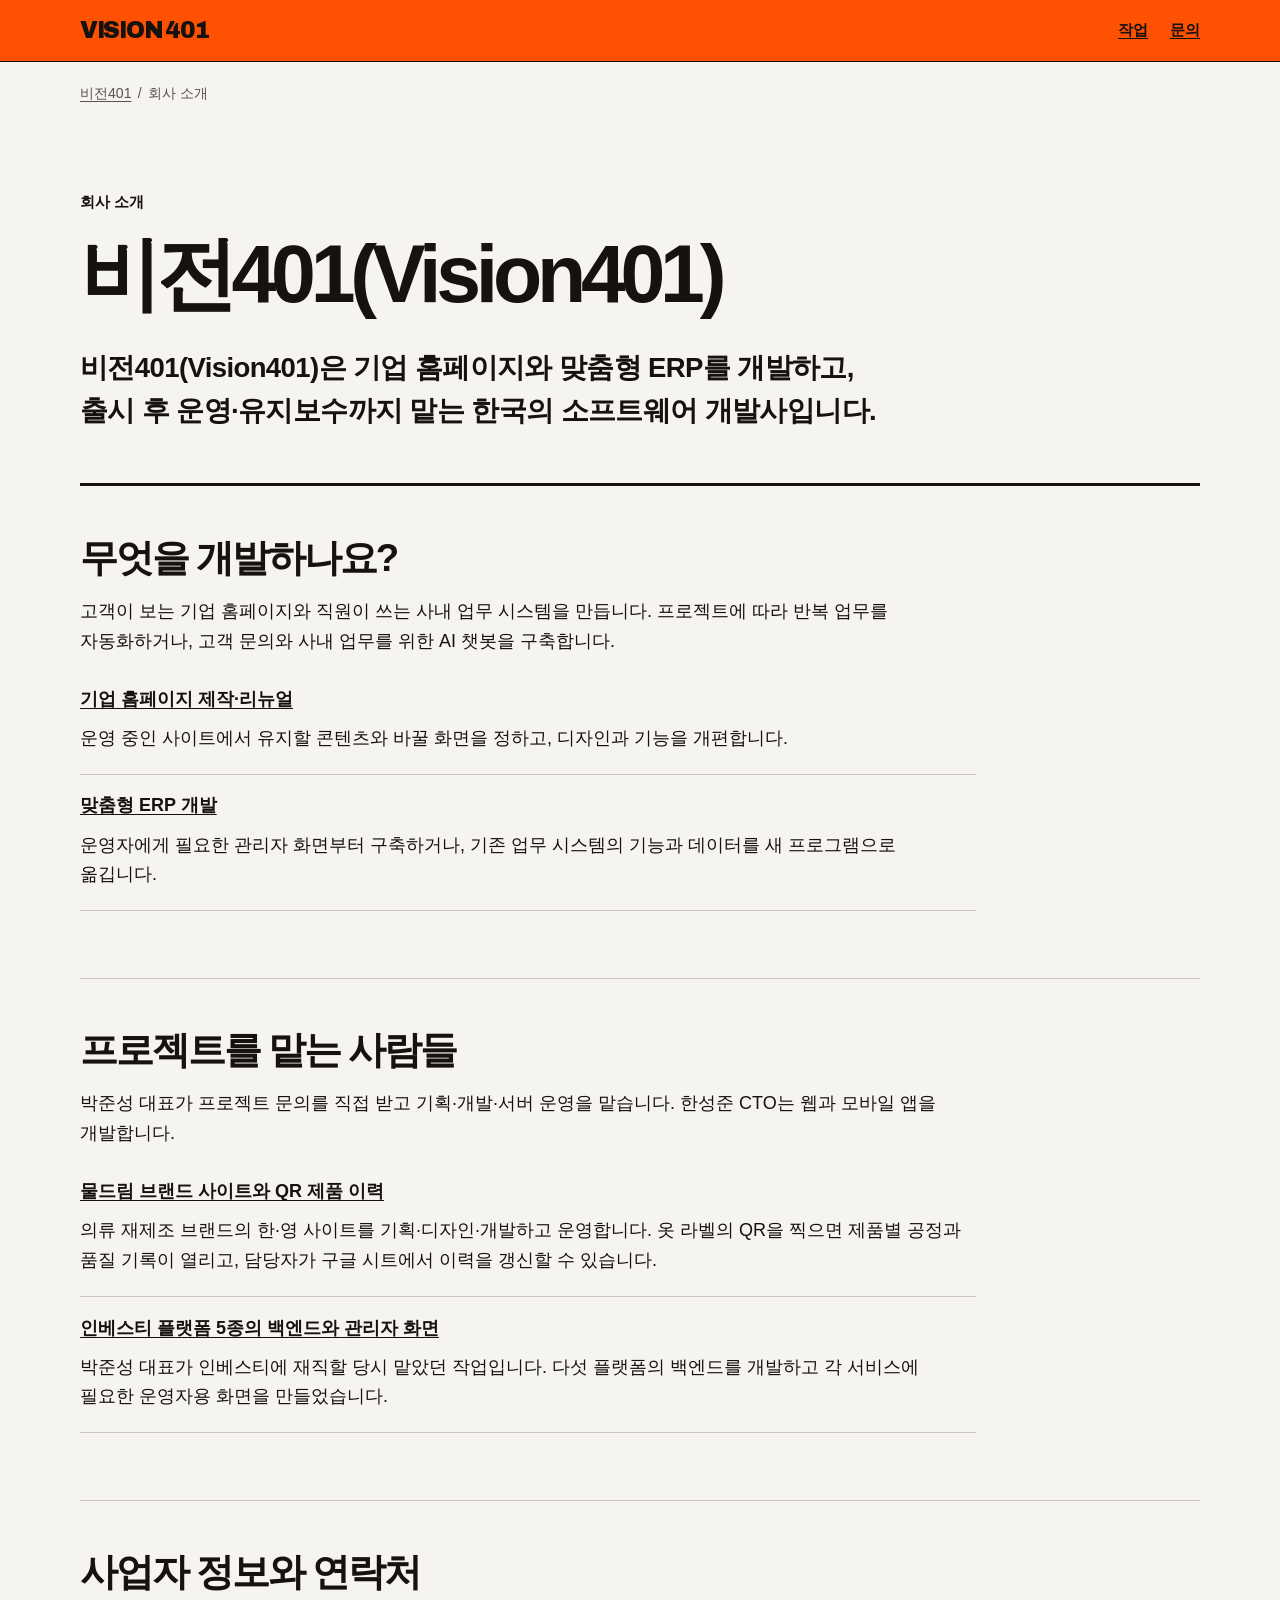
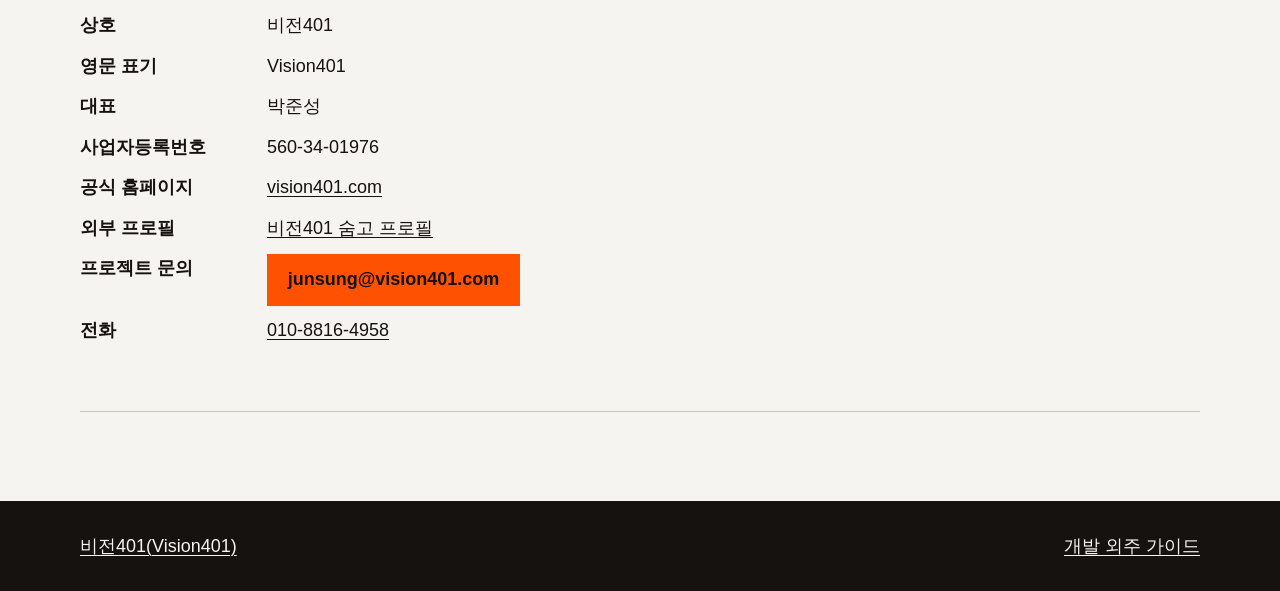
<file: about/index.html>
<!doctype html>
<html lang="ko">
<head>
  <meta charset="utf-8">
  <meta name="viewport" content="width=device-width, initial-scale=1">
  <title>비전401(Vision401) 회사 소개 | 기업 홈페이지·맞춤형 ERP 개발사</title>
  <meta name="description" content="비전401(Vision401)은 기업 홈페이지와 맞춤형 ERP를 개발하고 운영하는 한국의 소프트웨어 개발사입니다. 대표 박준성, 팀의 담당 업무, 수행 사례와 공식 연락처를 소개합니다.">
  <link rel="canonical" href="https://vision401.com/about/">
  <link rel="icon" href="/favicon.ico" sizes="48x48">
  <meta property="og:type" content="website">
  <meta property="og:locale" content="ko_KR">
  <meta property="og:site_name" content="비전401">
  <meta property="og:title" content="비전401(Vision401) 회사 소개 | 기업 홈페이지·맞춤형 ERP 개발사">
  <meta property="og:description" content="비전401의 개발 분야, 대표와 팀이 맡은 작업, 사업자 정보와 공식 연락처를 확인하세요.">
  <meta property="og:url" content="https://vision401.com/about/">
  <meta property="og:image" content="https://vision401.com/og.png">
  <meta name="twitter:card" content="summary_large_image">
  <link rel="stylesheet" href="/assets/detail.css">
  <script type="application/ld+json">
  {
    "@context": "https://schema.org",
    "@graph": [
      {
        "@type": "AboutPage",
        "@id": "https://vision401.com/about/#webpage",
        "url": "https://vision401.com/about/",
        "name": "비전401(Vision401) 회사 소개",
        "description": "비전401의 개발 분야, 팀과 수행 사례, 사업자 정보와 공식 연락처를 소개합니다.",
        "inLanguage": "ko-KR",
        "mainEntity": {
          "@id": "https://vision401.com/#organization"
        },
        "isPartOf": {
          "@id": "https://vision401.com/#website"
        },
        "breadcrumb": {
          "@id": "https://vision401.com/about/#breadcrumb"
        }
      },
      {
        "@type": "Organization",
        "@id": "https://vision401.com/#organization",
        "name": "비전401",
        "alternateName": "Vision401",
        "legalName": "비전401",
        "url": "https://vision401.com/",
        "description": "기업 홈페이지와 맞춤형 ERP를 개발하고 출시 후 운영과 유지보수를 맡는 한국의 소프트웨어 개발사입니다.",
        "taxID": "560-34-01976",
        "email": "junsung@vision401.com",
        "telephone": "+82-10-8816-4958",
        "sameAs": [
          "https://soomgo.com/profile/users/19495933?from=portfolio_list"
        ]
      },
      {
        "@type": "BreadcrumbList",
        "@id": "https://vision401.com/about/#breadcrumb",
        "itemListElement": [
          {
            "@type": "ListItem",
            "position": 1,
            "name": "비전401",
            "item": "https://vision401.com/"
          },
          {
            "@type": "ListItem",
            "position": 2,
            "name": "회사 소개",
            "item": "https://vision401.com/about/"
          }
        ]
      }
    ]
  }
  </script>
</head>
<body>
  <header class="site-header">
    <div class="wrap">
      <a class="brand" href="/" aria-label="비전401 홈">VISION 401</a>
      <nav aria-label="주 메뉴"><a href="/#work">작업</a> <a href="#contact">문의</a></nav>
    </div>
  </header>
  <main class="wrap">
    <nav class="breadcrumb" aria-label="현재 위치"><a href="/">비전401</a> <span aria-hidden="true">/</span> <span aria-current="page">회사 소개</span></nav>
    <header class="page-intro">
      <p class="kicker">회사 소개</p>
      <h1>비전401<span lang="en">(Vision401)</span></h1>
      <p class="lead">비전401(Vision401)은 기업 홈페이지와 맞춤형 ERP를 개발하고, 출시 후 운영·유지보수까지 맡는 한국의 소프트웨어 개발사입니다.</p>
    </header>
    <section aria-labelledby="services">
      <h2 id="services">무엇을 개발하나요?</h2>
      <p>고객이 보는 기업 홈페이지와 직원이 쓰는 사내 업무 시스템을 만듭니다. 프로젝트에 따라 반복 업무를 자동화하거나, 고객 문의와 사내 업무를 위한 AI 챗봇을 구축합니다.</p>
      <ul class="related">
        <li><a href="/services/website-renewal/">기업 홈페이지 제작·리뉴얼</a><p>운영 중인 사이트에서 유지할 콘텐츠와 바꿀 화면을 정하고, 디자인과 기능을 개편합니다.</p></li>
        <li><a href="/services/erp-development/">맞춤형 ERP 개발</a><p>운영자에게 필요한 관리자 화면부터 구축하거나, 기존 업무 시스템의 기능과 데이터를 새 프로그램으로 옮깁니다.</p></li>
      </ul>
    </section>
    <section aria-labelledby="team">
      <h2 id="team">프로젝트를 맡는 사람들</h2>
      <p>박준성 대표가 프로젝트 문의를 직접 받고 기획·개발·서버 운영을 맡습니다. 한성준 CTO는 웹과 모바일 앱을 개발합니다.</p>
      <ul class="related">
        <li><a href="/work/muldream/">물드림 브랜드 사이트와 QR 제품 이력</a><p>의류 재제조 브랜드의 한·영 사이트를 기획·디자인·개발하고 운영합니다. 옷 라벨의 QR을 찍으면 제품별 공정과 품질 기록이 열리고, 담당자가 구글 시트에서 이력을 갱신할 수 있습니다.</p></li>
        <li><a href="/work/investy/">인베스티 플랫폼 5종의 백엔드와 관리자 화면</a><p>박준성 대표가 인베스티에 재직할 당시 맡았던 작업입니다. 다섯 플랫폼의 백엔드를 개발하고 각 서비스에 필요한 운영자용 화면을 만들었습니다.</p></li>
      </ul>
    </section>
    <section id="contact" aria-labelledby="company">
      <h2 id="company">사업자 정보와 연락처</h2>
      <dl class="facts">
        <div><dt>상호</dt><dd>비전401</dd></div>
        <div><dt>영문 표기</dt><dd lang="en">Vision401</dd></div>
        <div><dt>대표</dt><dd>박준성</dd></div>
        <div><dt>사업자등록번호</dt><dd>560-34-01976</dd></div>
        <div><dt>공식 홈페이지</dt><dd><a href="/">vision401.com</a></dd></div>
        <div><dt>외부 프로필</dt><dd><a href="https://soomgo.com/profile/users/19495933?from=portfolio_list">비전401 숨고 프로필</a></dd></div>
        <div><dt>프로젝트 문의</dt><dd><a href="mailto:junsung@vision401.com">junsung@vision401.com</a></dd></div>
        <div><dt>전화</dt><dd><a href="tel:+821088164958">010-8816-4958</a></dd></div>
      </dl>
    </section>
  </main>
  <footer class="site-footer"><div class="wrap"><a href="/">비전401(Vision401)</a> <a href="/guide/dev-outsourcing/">개발 외주 가이드</a></div></footer>
</body>
</html>
</file>
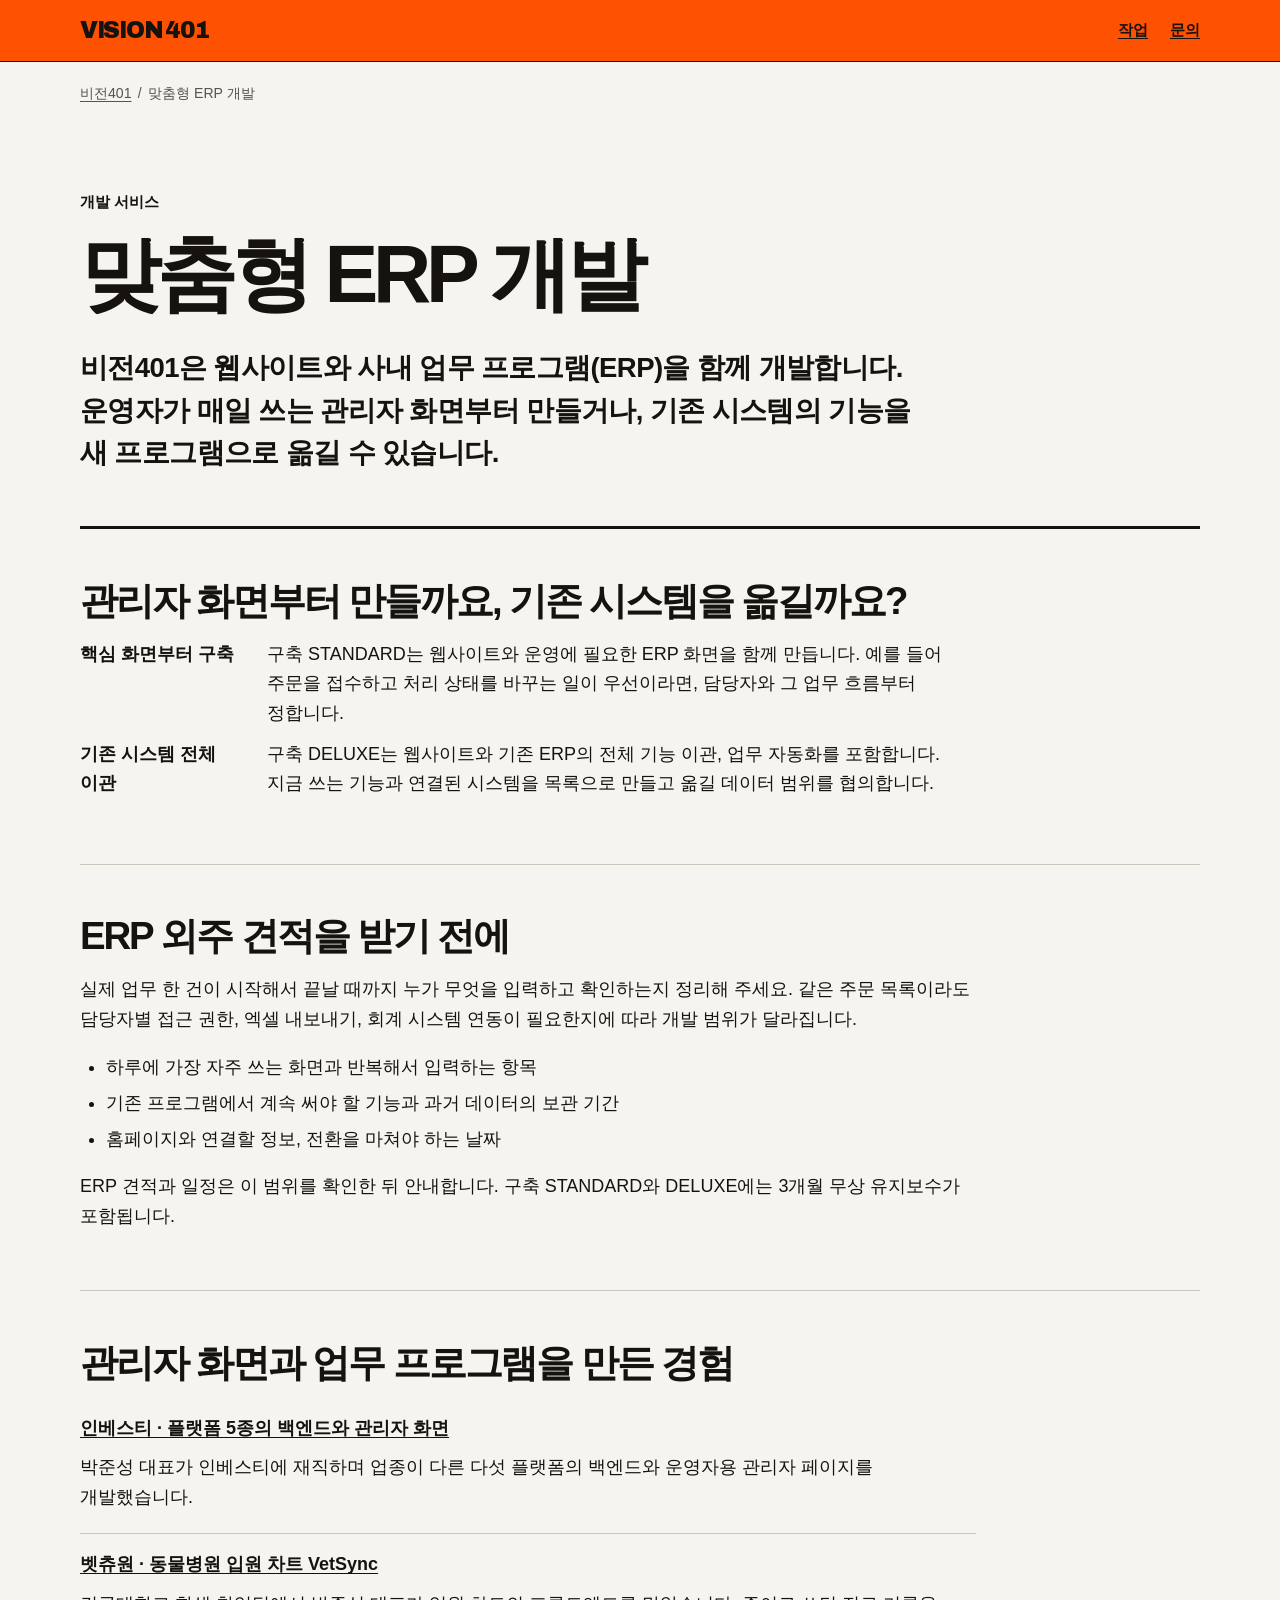
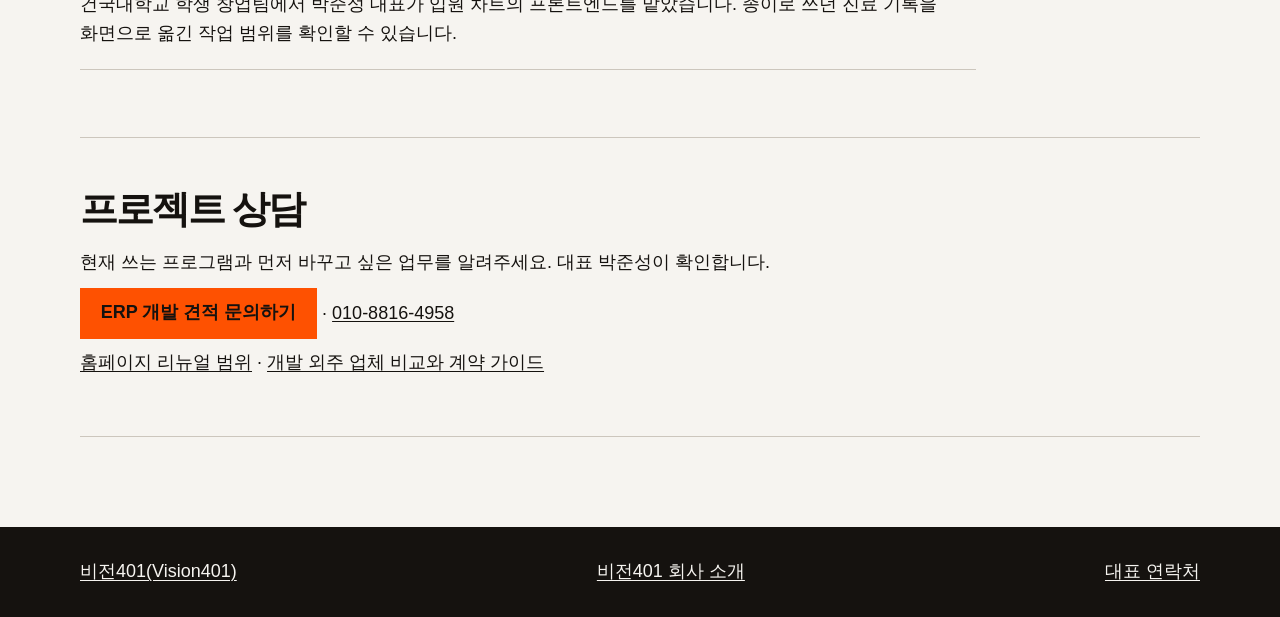
<file: services/erp-development/index.html>
<!doctype html>
<html lang="ko">
<head>
  <meta charset="utf-8">
  <meta name="viewport" content="width=device-width, initial-scale=1">
  <title>맞춤형 ERP 개발 외주 · 관리자 화면과 기존 시스템 이관 | 비전401</title>
  <meta name="description" content="비전401의 맞춤형 ERP 개발 범위와 견적 기준을 확인하세요. 웹사이트 운영에 필요한 관리자 화면부터 기존 시스템 이관·업무 자동화까지, 두 구축 방식과 팀의 수행 사례를 소개합니다.">
  <link rel="canonical" href="https://vision401.com/services/erp-development/">
  <link rel="icon" href="/favicon.ico" sizes="48x48">
  <meta property="og:type" content="website">
  <meta property="og:locale" content="ko_KR">
  <meta property="og:site_name" content="비전401(Vision401)">
  <meta property="og:title" content="맞춤형 ERP 개발 외주 · 관리자 화면과 기존 시스템 이관 | 비전401">
  <meta property="og:description" content="비전401의 맞춤형 ERP 개발 범위와 견적 기준을 확인하세요. 웹사이트 운영에 필요한 관리자 화면부터 기존 시스템 이관·업무 자동화까지, 두 구축 방식과 팀의 수행 사례를 소개합니다.">
  <meta property="og:url" content="https://vision401.com/services/erp-development/">
  <meta property="og:image" content="https://vision401.com/og.png">
  <meta name="twitter:card" content="summary_large_image">
  <meta name="twitter:title" content="맞춤형 ERP 개발 외주 · 관리자 화면과 기존 시스템 이관 | 비전401">
  <meta name="twitter:description" content="비전401의 맞춤형 ERP 개발 범위와 견적 기준을 확인하세요. 웹사이트 운영에 필요한 관리자 화면부터 기존 시스템 이관·업무 자동화까지, 두 구축 방식과 팀의 수행 사례를 소개합니다.">
  <meta name="twitter:image" content="https://vision401.com/og.png">
  <link rel="stylesheet" href="/assets/detail.css">
  <script type="application/ld+json">
{
  "@context": "https://schema.org",
  "@graph": [
    {
      "@type": "WebPage",
      "@id": "https://vision401.com/services/erp-development/#page",
      "url": "https://vision401.com/services/erp-development/",
      "name": "맞춤형 ERP 개발 외주 · 관리자 화면과 기존 시스템 이관 | 비전401",
      "description": "비전401의 맞춤형 ERP 개발 범위와 견적 기준을 확인하세요. 웹사이트 운영에 필요한 관리자 화면부터 기존 시스템 이관·업무 자동화까지, 두 구축 방식과 팀의 수행 사례를 소개합니다.",
      "inLanguage": "ko-KR",
      "isPartOf": {
        "@id": "https://vision401.com/#website"
      },
      "mainEntity": {
        "@id": "https://vision401.com/services/erp-development/#service"
      },
      "breadcrumb": {
        "@id": "https://vision401.com/services/erp-development/#breadcrumb"
      }
    },
    {
      "@type": "Service",
      "@id": "https://vision401.com/services/erp-development/#service",
      "url": "https://vision401.com/services/erp-development/",
      "name": "맞춤형 ERP 개발",
      "description": "비전401은 웹사이트와 사내 업무 프로그램(ERP)을 함께 개발합니다. 운영자가 매일 쓰는 관리자 화면부터 만들거나, 기존 시스템의 기능을 새 프로그램으로 옮길 수 있습니다.",
      "serviceType": "맞춤형 ERP 개발",
      "provider": {
        "@type": "Organization",
        "@id": "https://vision401.com/#organization",
        "name": "비전401(Vision401)",
        "url": "https://vision401.com/"
      },
      "areaServed": {
        "@type": "Country",
        "name": "대한민국"
      }
    },
    {
      "@type": "BreadcrumbList",
      "@id": "https://vision401.com/services/erp-development/#breadcrumb",
      "itemListElement": [
        {
          "@type": "ListItem",
          "position": 1,
          "name": "비전401",
          "item": "https://vision401.com/"
        },
        {
          "@type": "ListItem",
          "position": 2,
          "name": "맞춤형 ERP 개발",
          "item": "https://vision401.com/services/erp-development/"
        }
      ]
    }
  ]
}
  </script>
</head>
<body>
  <header class="site-header">
    <div class="wrap">
      <a class="brand" href="/" aria-label="비전401 홈">VISION 401</a>
      <nav aria-label="주 메뉴"><a href="/#work">작업</a> <a href="#contact">문의</a></nav>
    </div>
  </header>
  <main class="wrap" id="main">
    <nav class="breadcrumb" aria-label="현재 위치"><a href="/">비전401</a> <span aria-hidden="true">/</span> <span aria-current="page">맞춤형 ERP 개발</span></nav>
    <header class="page-intro">
      <p class="kicker">개발 서비스</p>
      <h1>맞춤형 ERP 개발</h1>
      <p class="lead">비전401은 웹사이트와 사내 업무 프로그램(ERP)을 함께 개발합니다. 운영자가 매일 쓰는 관리자 화면부터 만들거나, 기존 시스템의 기능을 새 프로그램으로 옮길 수 있습니다.</p>
    </header>
      <section aria-labelledby="scope">
        <h2 id="scope">관리자 화면부터 만들까요, 기존 시스템을 옮길까요?</h2>
        <dl class="facts">
          <div><dt>핵심 화면부터 구축</dt><dd>구축 STANDARD는 웹사이트와 운영에 필요한 ERP 화면을 함께 만듭니다. 예를 들어 주문을 접수하고 처리 상태를 바꾸는 일이 우선이라면, 담당자와 그 업무 흐름부터 정합니다.</dd></div>
          <div><dt>기존 시스템 전체 이관</dt><dd>구축 DELUXE는 웹사이트와 기존 ERP의 전체 기능 이관, 업무 자동화를 포함합니다. 지금 쓰는 기능과 연결된 시스템을 목록으로 만들고 옮길 데이터 범위를 협의합니다.</dd></div>
        </dl>
      </section>
      <section aria-labelledby="estimate">
        <h2 id="estimate">ERP 외주 견적을 받기 전에</h2>
        <p>실제 업무 한 건이 시작해서 끝날 때까지 누가 무엇을 입력하고 확인하는지 정리해 주세요. 같은 주문 목록이라도 담당자별 접근 권한, 엑셀 내보내기, 회계 시스템 연동이 필요한지에 따라 개발 범위가 달라집니다.</p>
        <ul>
          <li>하루에 가장 자주 쓰는 화면과 반복해서 입력하는 항목</li>
          <li>기존 프로그램에서 계속 써야 할 기능과 과거 데이터의 보관 기간</li>
          <li>홈페이지와 연결할 정보, 전환을 마쳐야 하는 날짜</li>
        </ul>
        <p>ERP 견적과 일정은 이 범위를 확인한 뒤 안내합니다. 구축 STANDARD와 DELUXE에는 3개월 무상 유지보수가 포함됩니다.</p>
      </section>
      <section aria-labelledby="cases">
        <h2 id="cases">관리자 화면과 업무 프로그램을 만든 경험</h2>
        <ul class="related">
          <li><a href="/work/investy/">인베스티 · 플랫폼 5종의 백엔드와 관리자 화면</a><p>박준성 대표가 인베스티에 재직하며 업종이 다른 다섯 플랫폼의 백엔드와 운영자용 관리자 페이지를 개발했습니다.</p></li>
          <li><a href="/work/vetu1/">벳츄원 · 동물병원 입원 차트 VetSync</a><p>건국대학교 학생 창업팀에서 박준성 대표가 입원 차트의 프론트엔드를 맡았습니다. 종이로 쓰던 진료 기록을 화면으로 옮긴 작업 범위를 확인할 수 있습니다.</p></li>
        </ul>
      </section>
      <section id="contact" aria-labelledby="project-contact">
        <h2 id="project-contact">프로젝트 상담</h2>
        <p>현재 쓰는 프로그램과 먼저 바꾸고 싶은 업무를 알려주세요. 대표 박준성이 확인합니다.</p>
        <p><a href="mailto:junsung@vision401.com?subject=%EB%A7%9E%EC%B6%A4%ED%98%95%20ERP%20%EA%B0%9C%EB%B0%9C%20%EA%B2%AC%EC%A0%81%20%EB%AC%B8%EC%9D%98&amp;body=%ED%98%84%EC%9E%AC%20%EC%82%AC%EC%9A%A9%20%EC%A4%91%EC%9D%B8%20%ED%94%84%EB%A1%9C%EA%B7%B8%EB%9E%A8%20%EB%98%90%EB%8A%94%20%ED%8C%8C%EC%9D%BC%0D%0A%0D%0A%EB%A8%BC%EC%A0%80%20%EB%B0%94%EA%BE%B8%EA%B3%A0%20%EC%8B%B6%EC%9D%80%20%EC%97%85%EB%AC%B4%0D%0A%0D%0A%EC%9D%B4%EA%B4%80%ED%95%A0%20%EB%8D%B0%EC%9D%B4%ED%84%B0%EC%99%80%20%EC%97%B0%EA%B2%B0%ED%95%A0%20%EC%8B%9C%EC%8A%A4%ED%85%9C%0D%0A%0D%0A%EC%9B%90%ED%95%98%EB%8A%94%20%EC%98%A4%ED%94%88%20%EC%8B%9C%EA%B8%B0%0D%0A%0D%0A%EB%8B%B5%EB%B3%80%EB%B0%9B%EC%9D%84%20%EC%97%B0%EB%9D%BD%EC%B2%98%0D%0A">ERP 개발 견적 문의하기</a> · <a href="tel:+821088164958">010-8816-4958</a></p>
        <p><a href="/services/website-renewal/">홈페이지 리뉴얼 범위</a> · <a href="/guide/dev-outsourcing/">개발 외주 업체 비교와 계약 가이드</a></p>
      </section>
  </main>
  <footer class="site-footer"><div class="wrap"><a href="/">비전401(Vision401)</a> <a href="/about/">비전401 회사 소개</a> <a href="/#contact">대표 연락처</a></div></footer>
</body>
</html>
</file>
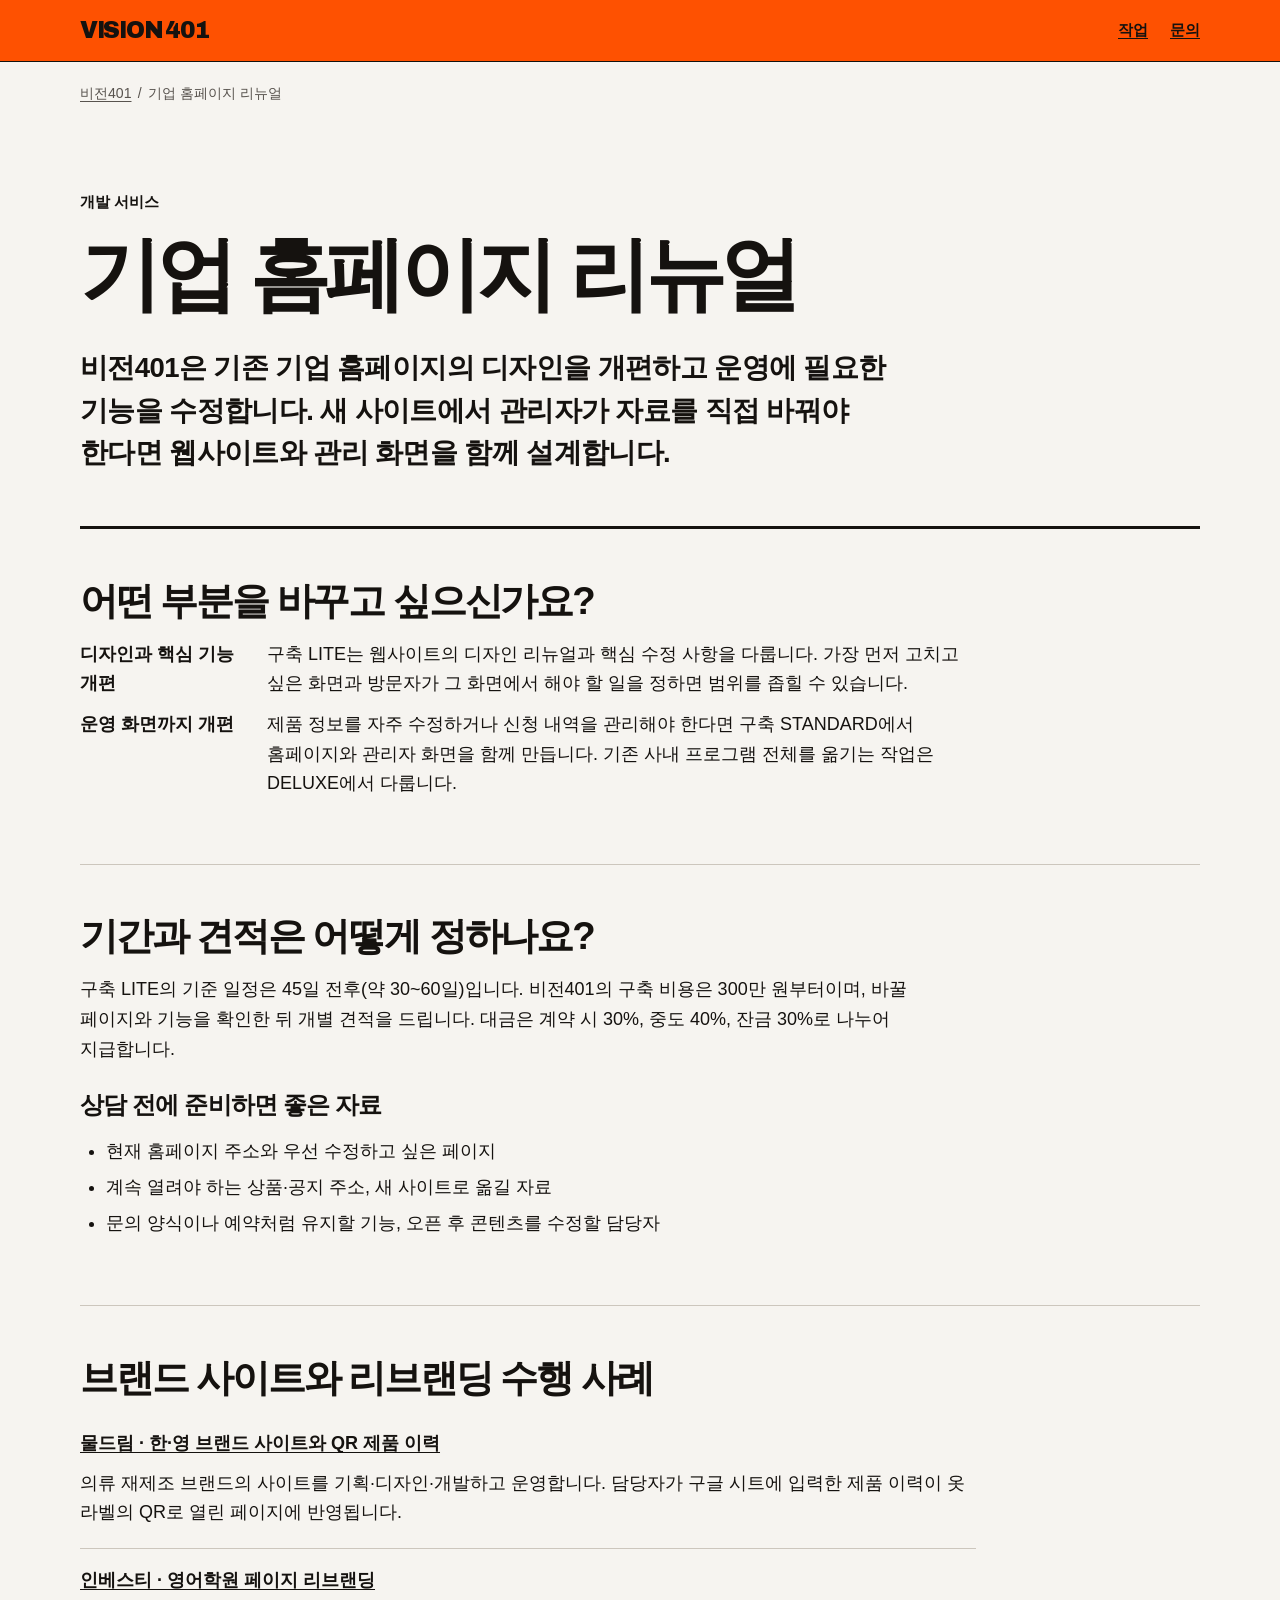
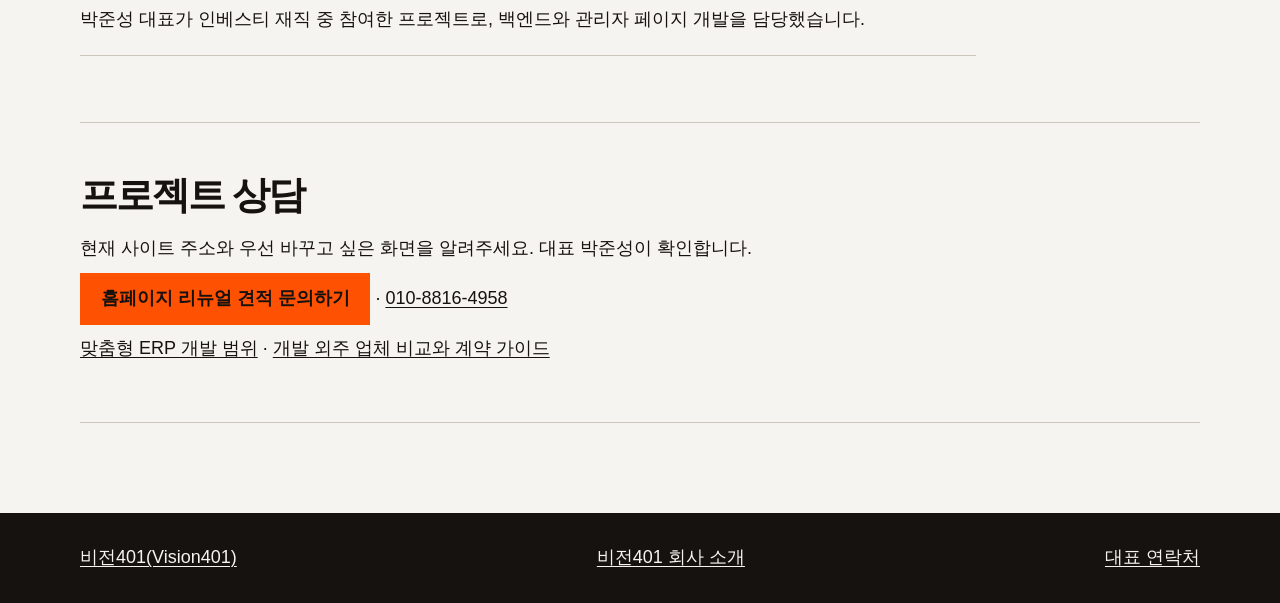
<file: services/website-renewal/index.html>
<!doctype html>
<html lang="ko">
<head>
  <meta charset="utf-8">
  <meta name="viewport" content="width=device-width, initial-scale=1">
  <title>기업 홈페이지 리뉴얼 외주 · 제작 범위와 견적 | 비전401</title>
  <meta name="description" content="비전401의 기업 홈페이지 리뉴얼 서비스입니다. 디자인 개편과 핵심 기능 수정, 관리자 화면 연동 범위, 구축 LITE의 일정과 견적 조건을 실제 웹사이트 작업 사례와 함께 확인하세요.">
  <link rel="canonical" href="https://vision401.com/services/website-renewal/">
  <link rel="icon" href="/favicon.ico" sizes="48x48">
  <meta property="og:type" content="website">
  <meta property="og:locale" content="ko_KR">
  <meta property="og:site_name" content="비전401(Vision401)">
  <meta property="og:title" content="기업 홈페이지 리뉴얼 외주 · 제작 범위와 견적 | 비전401">
  <meta property="og:description" content="비전401의 기업 홈페이지 리뉴얼 서비스입니다. 디자인 개편과 핵심 기능 수정, 관리자 화면 연동 범위, 구축 LITE의 일정과 견적 조건을 실제 웹사이트 작업 사례와 함께 확인하세요.">
  <meta property="og:url" content="https://vision401.com/services/website-renewal/">
  <meta property="og:image" content="https://vision401.com/og.png">
  <meta name="twitter:card" content="summary_large_image">
  <meta name="twitter:title" content="기업 홈페이지 리뉴얼 외주 · 제작 범위와 견적 | 비전401">
  <meta name="twitter:description" content="비전401의 기업 홈페이지 리뉴얼 서비스입니다. 디자인 개편과 핵심 기능 수정, 관리자 화면 연동 범위, 구축 LITE의 일정과 견적 조건을 실제 웹사이트 작업 사례와 함께 확인하세요.">
  <meta name="twitter:image" content="https://vision401.com/og.png">
  <link rel="stylesheet" href="/assets/detail.css">
  <script type="application/ld+json">
{
  "@context": "https://schema.org",
  "@graph": [
    {
      "@type": "WebPage",
      "@id": "https://vision401.com/services/website-renewal/#page",
      "url": "https://vision401.com/services/website-renewal/",
      "name": "기업 홈페이지 리뉴얼 외주 · 제작 범위와 견적 | 비전401",
      "description": "비전401의 기업 홈페이지 리뉴얼 서비스입니다. 디자인 개편과 핵심 기능 수정, 관리자 화면 연동 범위, 구축 LITE의 일정과 견적 조건을 실제 웹사이트 작업 사례와 함께 확인하세요.",
      "inLanguage": "ko-KR",
      "isPartOf": {
        "@id": "https://vision401.com/#website"
      },
      "mainEntity": {
        "@id": "https://vision401.com/services/website-renewal/#service"
      },
      "breadcrumb": {
        "@id": "https://vision401.com/services/website-renewal/#breadcrumb"
      }
    },
    {
      "@type": "Service",
      "@id": "https://vision401.com/services/website-renewal/#service",
      "url": "https://vision401.com/services/website-renewal/",
      "name": "기업 홈페이지 리뉴얼",
      "description": "비전401은 기존 기업 홈페이지의 디자인을 개편하고 운영에 필요한 기능을 수정합니다. 새 사이트에서 관리자가 자료를 직접 바꿔야 한다면 웹사이트와 관리 화면을 함께 설계합니다.",
      "serviceType": "기업 홈페이지 리뉴얼",
      "provider": {
        "@type": "Organization",
        "@id": "https://vision401.com/#organization",
        "name": "비전401(Vision401)",
        "url": "https://vision401.com/"
      },
      "areaServed": {
        "@type": "Country",
        "name": "대한민국"
      }
    },
    {
      "@type": "BreadcrumbList",
      "@id": "https://vision401.com/services/website-renewal/#breadcrumb",
      "itemListElement": [
        {
          "@type": "ListItem",
          "position": 1,
          "name": "비전401",
          "item": "https://vision401.com/"
        },
        {
          "@type": "ListItem",
          "position": 2,
          "name": "기업 홈페이지 리뉴얼",
          "item": "https://vision401.com/services/website-renewal/"
        }
      ]
    }
  ]
}
  </script>
</head>
<body>
  <header class="site-header">
    <div class="wrap">
      <a class="brand" href="/" aria-label="비전401 홈">VISION 401</a>
      <nav aria-label="주 메뉴"><a href="/#work">작업</a> <a href="#contact">문의</a></nav>
    </div>
  </header>
  <main class="wrap" id="main">
    <nav class="breadcrumb" aria-label="현재 위치"><a href="/">비전401</a> <span aria-hidden="true">/</span> <span aria-current="page">기업 홈페이지 리뉴얼</span></nav>
    <header class="page-intro">
      <p class="kicker">개발 서비스</p>
      <h1>기업 홈페이지 리뉴얼</h1>
      <p class="lead">비전401은 기존 기업 홈페이지의 디자인을 개편하고 운영에 필요한 기능을 수정합니다. 새 사이트에서 관리자가 자료를 직접 바꿔야 한다면 웹사이트와 관리 화면을 함께 설계합니다.</p>
    </header>
      <section aria-labelledby="scope">
        <h2 id="scope">어떤 부분을 바꾸고 싶으신가요?</h2>
        <dl class="facts">
          <div><dt>디자인과 핵심 기능 개편</dt><dd>구축 LITE는 웹사이트의 디자인 리뉴얼과 핵심 수정 사항을 다룹니다. 가장 먼저 고치고 싶은 화면과 방문자가 그 화면에서 해야 할 일을 정하면 범위를 좁힐 수 있습니다.</dd></div>
          <div><dt>운영 화면까지 개편</dt><dd>제품 정보를 자주 수정하거나 신청 내역을 관리해야 한다면 구축 STANDARD에서 홈페이지와 관리자 화면을 함께 만듭니다. 기존 사내 프로그램 전체를 옮기는 작업은 DELUXE에서 다룹니다.</dd></div>
        </dl>
      </section>
      <section aria-labelledby="estimate">
        <h2 id="estimate">기간과 견적은 어떻게 정하나요?</h2>
        <p>구축 LITE의 기준 일정은 45일 전후(약 30~60일)입니다. 비전401의 구축 비용은 300만 원부터이며, 바꿀 페이지와 기능을 확인한 뒤 개별 견적을 드립니다. 대금은 계약 시 30%, 중도 40%, 잔금 30%로 나누어 지급합니다.</p>
        <h3>상담 전에 준비하면 좋은 자료</h3>
        <ul>
          <li>현재 홈페이지 주소와 우선 수정하고 싶은 페이지</li>
          <li>계속 열려야 하는 상품·공지 주소, 새 사이트로 옮길 자료</li>
          <li>문의 양식이나 예약처럼 유지할 기능, 오픈 후 콘텐츠를 수정할 담당자</li>
        </ul>
      </section>
      <section aria-labelledby="cases">
        <h2 id="cases">브랜드 사이트와 리브랜딩 수행 사례</h2>
        <ul class="related">
          <li><a href="/work/muldream/">물드림 · 한·영 브랜드 사이트와 QR 제품 이력</a><p>의류 재제조 브랜드의 사이트를 기획·디자인·개발하고 운영합니다. 담당자가 구글 시트에 입력한 제품 이력이 옷 라벨의 QR로 열린 페이지에 반영됩니다.</p></li>
          <li><a href="/work/investy/">인베스티 · 영어학원 페이지 리브랜딩</a><p>박준성 대표가 인베스티 재직 중 참여한 프로젝트로, 백엔드와 관리자 페이지 개발을 담당했습니다.</p></li>
        </ul>
      </section>
      <section id="contact" aria-labelledby="project-contact">
        <h2 id="project-contact">프로젝트 상담</h2>
        <p>현재 사이트 주소와 우선 바꾸고 싶은 화면을 알려주세요. 대표 박준성이 확인합니다.</p>
        <p><a href="mailto:junsung@vision401.com?subject=%EA%B8%B0%EC%97%85%20%ED%99%88%ED%8E%98%EC%9D%B4%EC%A7%80%20%EB%A6%AC%EB%89%B4%EC%96%BC%20%EA%B2%AC%EC%A0%81%20%EB%AC%B8%EC%9D%98&amp;body=%ED%98%84%EC%9E%AC%20%ED%99%88%ED%8E%98%EC%9D%B4%EC%A7%80%20%EC%A3%BC%EC%86%8C%0D%0A%0D%0A%EC%9A%B0%EC%84%A0%20%EB%B0%94%EA%BE%B8%EA%B3%A0%20%EC%8B%B6%EC%9D%80%20%ED%99%94%EB%A9%B4%EA%B3%BC%20%EA%B8%B0%EB%8A%A5%0D%0A%0D%0A%EC%9C%A0%EC%A7%80%ED%95%A0%20%ED%8E%98%EC%9D%B4%EC%A7%80%20%EC%A3%BC%EC%86%8C%EC%99%80%20%EC%9E%90%EB%A3%8C%0D%0A%0D%0A%EC%9B%90%ED%95%98%EB%8A%94%20%EC%98%A4%ED%94%88%20%EC%8B%9C%EA%B8%B0%0D%0A%0D%0A%EB%8B%B5%EB%B3%80%EB%B0%9B%EC%9D%84%20%EC%97%B0%EB%9D%BD%EC%B2%98%0D%0A">홈페이지 리뉴얼 견적 문의하기</a> · <a href="tel:+821088164958">010-8816-4958</a></p>
        <p><a href="/services/erp-development/">맞춤형 ERP 개발 범위</a> · <a href="/guide/dev-outsourcing/">개발 외주 업체 비교와 계약 가이드</a></p>
      </section>
  </main>
  <footer class="site-footer"><div class="wrap"><a href="/">비전401(Vision401)</a> <a href="/about/">비전401 회사 소개</a> <a href="/#contact">대표 연락처</a></div></footer>
</body>
</html>
</file>
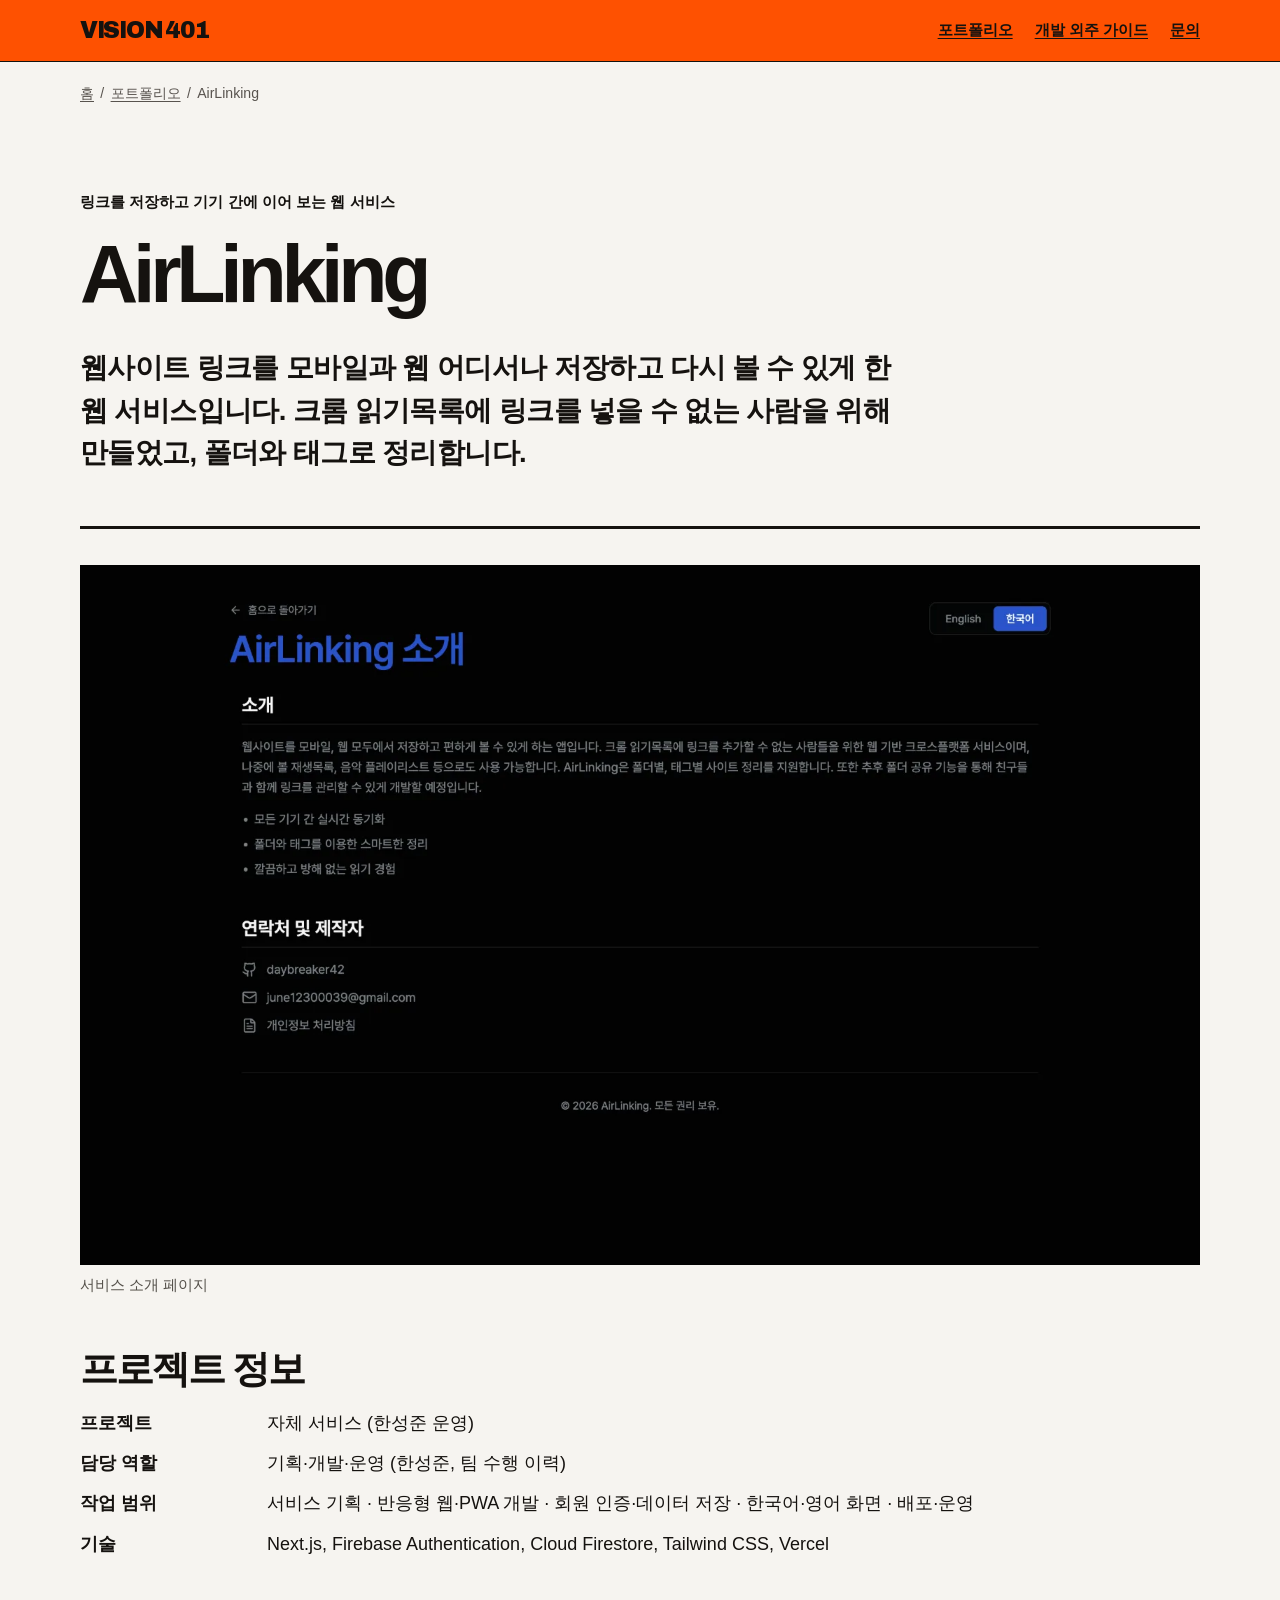
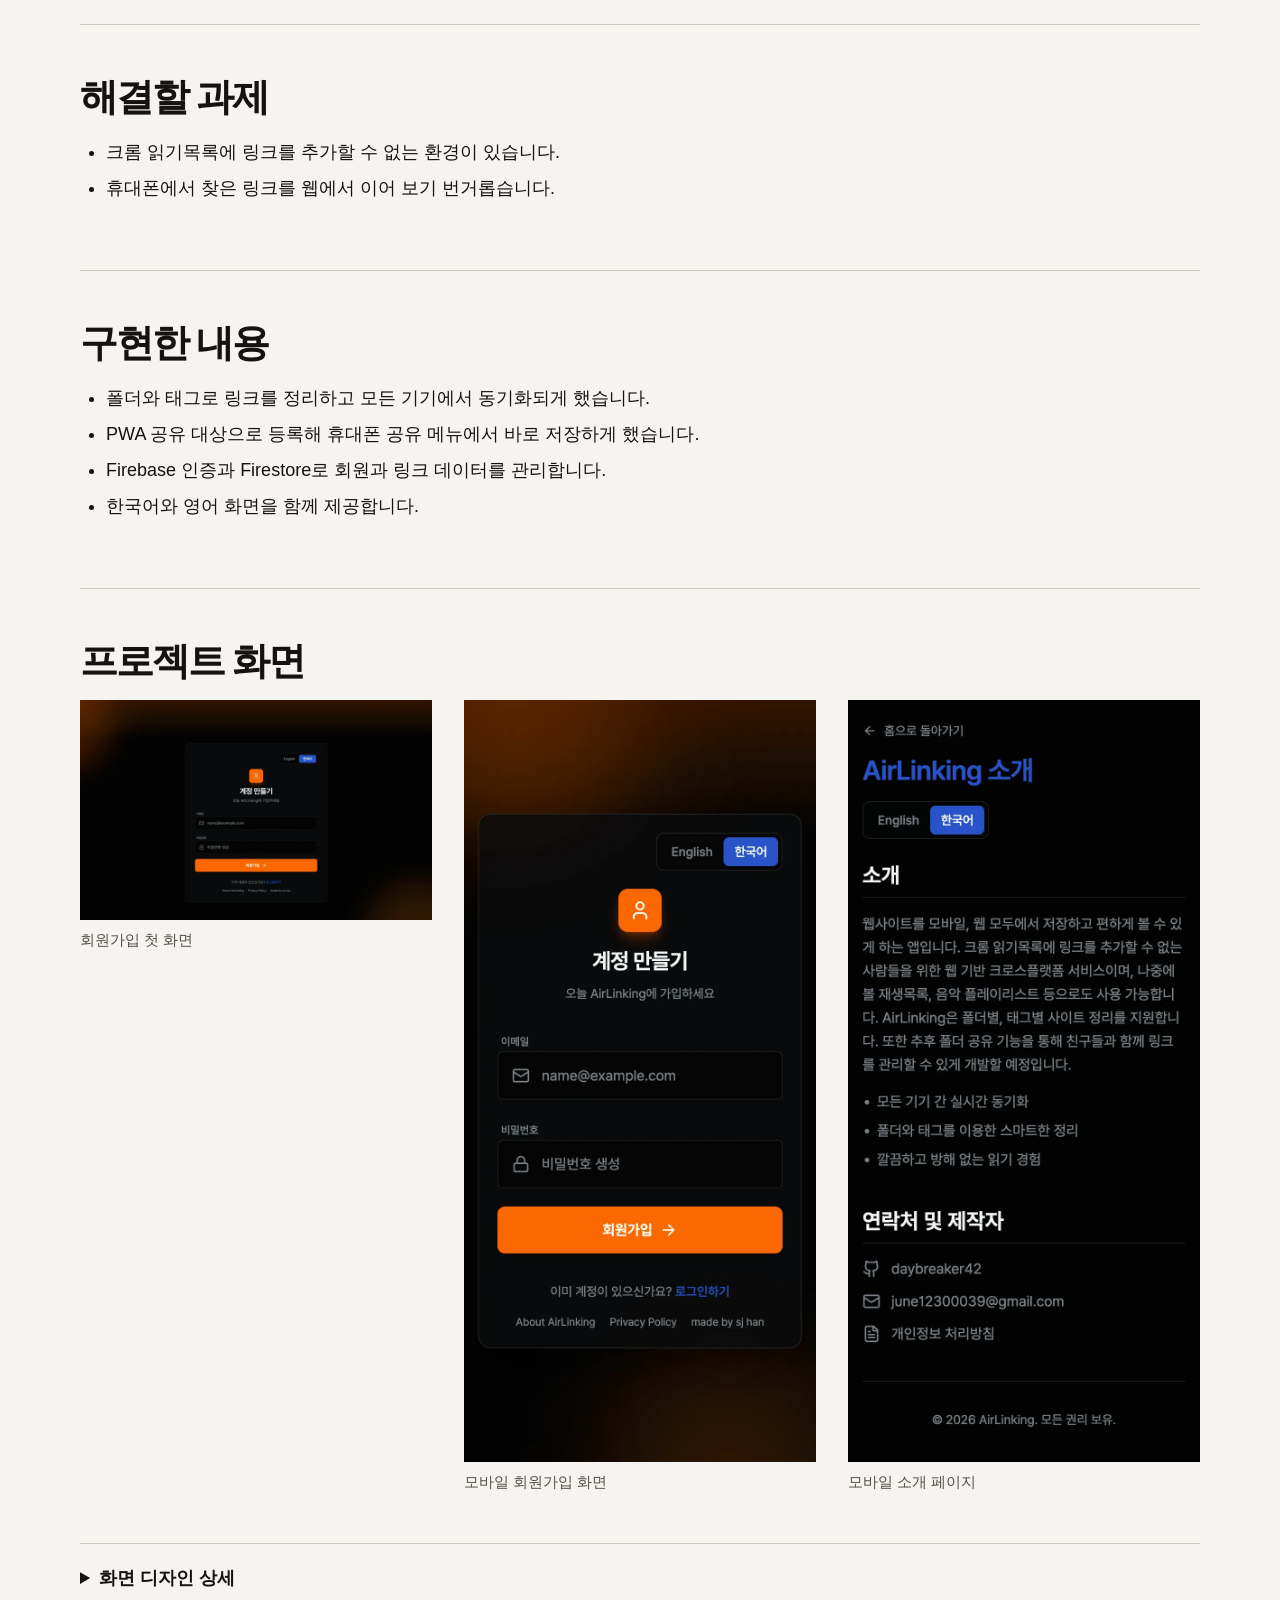
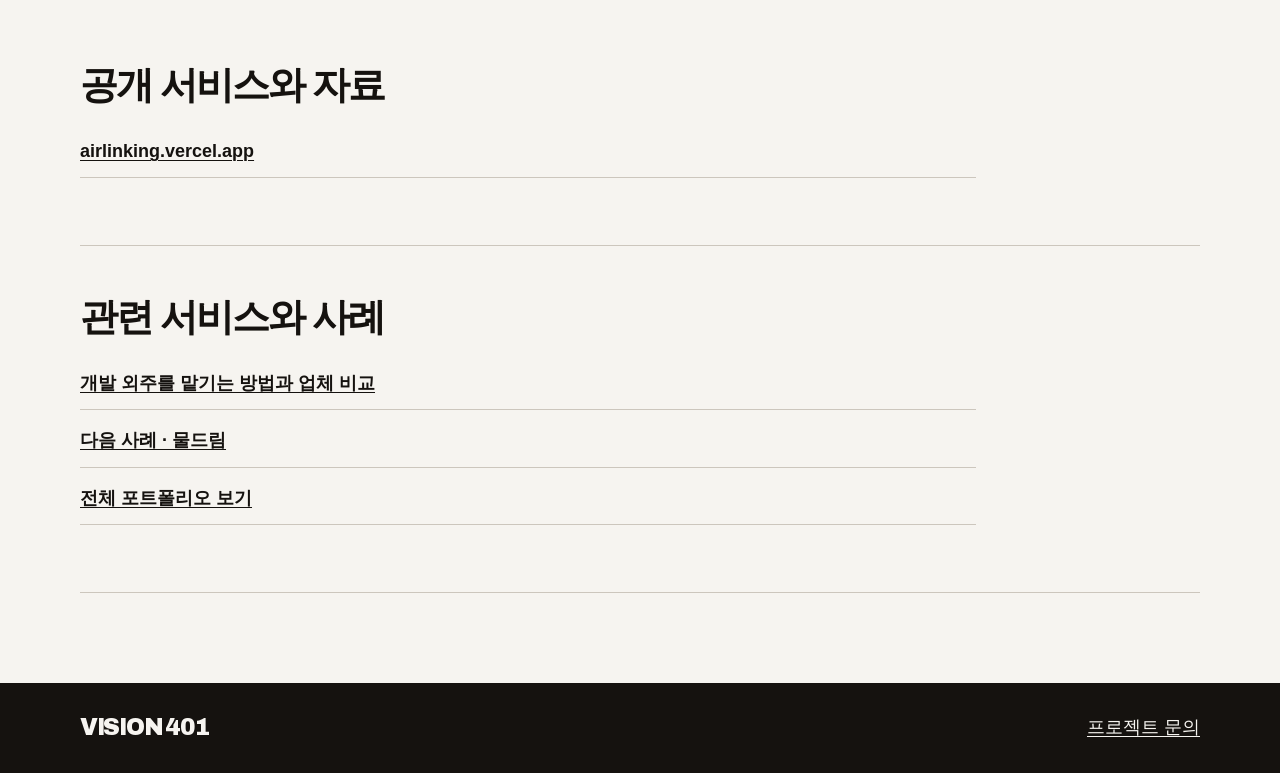
<file: work/airlinking/index.html>
<!doctype html>
<html lang="ko">
<head>
<meta charset="utf-8">
<meta name="viewport" content="width=device-width,initial-scale=1">
<title>AirLinking · 링크를 저장하고 기기 간에 이어 보는 웹 서비스 | 비전401</title>
<meta name="description" content="웹사이트 링크를 모바일과 웹 어디서나 저장하고 다시 볼 수 있게 한 웹 서비스입니다. 크롬 읽기목록에 링크를 넣을 수 없는 사람을 위해 만들었고, 폴더와 태그로 정리합니다.">
<link rel="canonical" href="https://vision401.com/work/airlinking/">
<link rel="icon" href="/favicon.ico">
<meta property="og:type" content="article">
<meta property="og:locale" content="ko_KR">
<meta property="og:site_name" content="비전401 (Vision401)">
<meta property="og:title" content="AirLinking · 링크를 저장하고 기기 간에 이어 보는 웹 서비스 | 비전401">
<meta property="og:description" content="웹사이트 링크를 모바일과 웹 어디서나 저장하고 다시 볼 수 있게 한 웹 서비스입니다. 크롬 읽기목록에 링크를 넣을 수 없는 사람을 위해 만들었고, 폴더와 태그로 정리합니다.">
<meta property="og:url" content="https://vision401.com/work/airlinking/">
<meta property="og:image" content="https://vision401.com/work/airlinking/desktop_about.webp">
<meta name="twitter:card" content="summary_large_image">
<link rel="stylesheet" href="/assets/detail.css">
<script type="application/ld+json">{
  "@context": "https://schema.org",
  "@graph": [
    {
      "@type": "WebPage",
      "@id": "https://vision401.com/work/airlinking/#webpage",
      "url": "https://vision401.com/work/airlinking/",
      "name": "AirLinking · 링크를 저장하고 기기 간에 이어 보는 웹 서비스 | 비전401",
      "description": "웹사이트 링크를 모바일과 웹 어디서나 저장하고 다시 볼 수 있게 한 웹 서비스입니다. 크롬 읽기목록에 링크를 넣을 수 없는 사람을 위해 만들었고, 폴더와 태그로 정리합니다.",
      "inLanguage": "ko-KR",
      "isPartOf": {
        "@id": "https://vision401.com/#website"
      },
      "breadcrumb": {
        "@id": "https://vision401.com/work/airlinking/#breadcrumb"
      },
      "publisher": {
        "@id": "https://vision401.com/#organization"
      },
      "primaryImageOfPage": "https://vision401.com/work/airlinking/desktop_about.webp"
    },
    {
      "@type": "BreadcrumbList",
      "@id": "https://vision401.com/work/airlinking/#breadcrumb",
      "itemListElement": [
        {
          "@type": "ListItem",
          "position": 1,
          "name": "비전401",
          "item": "https://vision401.com/"
        },
        {
          "@type": "ListItem",
          "position": 2,
          "name": "포트폴리오",
          "item": "https://vision401.com/#work"
        },
        {
          "@type": "ListItem",
          "position": 3,
          "name": "AirLinking",
          "item": "https://vision401.com/work/airlinking/"
        }
      ]
    }
  ]
}</script>
</head>
<body>
<header class="site-header"><div class="wrap">
<a class="brand" href="/">VISION 401</a>
<nav aria-label="주 메뉴"><a href="/#work">포트폴리오</a> <a href="/guide/dev-outsourcing/">개발 외주 가이드</a> <a href="/#contact">문의</a></nav>
</div></header>
<main class="wrap">
<nav class="breadcrumb" aria-label="현재 위치"><a href="/">홈</a> <span aria-hidden="true">/</span> <a href="/#work">포트폴리오</a> <span aria-hidden="true">/</span> <span aria-current="page">AirLinking</span></nav>
<header class="page-intro">
<p class="kicker">링크를 저장하고 기기 간에 이어 보는 웹 서비스</p>
<h1>AirLinking</h1>
<p class="lead">웹사이트 링크를 모바일과 웹 어디서나 저장하고 다시 볼 수 있게 한 웹 서비스입니다. 크롬 읽기목록에 링크를 넣을 수 없는 사람을 위해 만들었고, 폴더와 태그로 정리합니다.</p>
</header>
<div class="gallery case-cover"><figure class="detail"><a href="/work/airlinking/desktop_about.webp"><img loading="eager" decoding="async" src="/work/airlinking/desktop_about.webp" width="1600" height="1000" alt="AirLinking · 서비스 소개 페이지"></a><figcaption>서비스 소개 페이지</figcaption></figure></div>
<section>
<h2>프로젝트 정보</h2>
<dl class="facts">
<div><dt>프로젝트</dt><dd>자체 서비스 (한성준 운영)</dd></div>
<div><dt>담당 역할</dt><dd>기획·개발·운영 (한성준, 팀 수행 이력)</dd></div>
<div><dt>작업 범위</dt><dd>서비스 기획 · 반응형 웹·PWA 개발 · 회원 인증·데이터 저장 · 한국어·영어 화면 · 배포·운영</dd></div>
<div><dt>기술</dt><dd>Next.js, Firebase Authentication, Cloud Firestore, Tailwind CSS, Vercel</dd></div>
</dl>
</section>
<section>
<h2>해결할 과제</h2>
<ul>
<li>크롬 읽기목록에 링크를 추가할 수 없는 환경이 있습니다.</li>
<li>휴대폰에서 찾은 링크를 웹에서 이어 보기 번거롭습니다.</li>
</ul>
</section>
<section>
<h2>구현한 내용</h2>
<ul>
<li>폴더와 태그로 링크를 정리하고 모든 기기에서 동기화되게 했습니다.</li>
<li>PWA 공유 대상으로 등록해 휴대폰 공유 메뉴에서 바로 저장하게 했습니다.</li>
<li>Firebase 인증과 Firestore로 회원과 링크 데이터를 관리합니다.</li>
<li>한국어와 영어 화면을 함께 제공합니다.</li>
</ul>
</section>
<section>
<h2>프로젝트 화면</h2>
<div class="gallery">
<figure class="desktop"><a href="/work/airlinking/desktop_signup.webp"><img loading="lazy" decoding="async" src="/work/airlinking/desktop_signup.webp" width="1600" height="1000" alt="AirLinking · 회원가입 첫 화면"></a><figcaption>회원가입 첫 화면</figcaption></figure>
<figure class="mobile"><a href="/work/airlinking/mobile_signup.webp"><img loading="lazy" decoding="async" src="/work/airlinking/mobile_signup.webp" width="780" height="1688" alt="AirLinking · 모바일 회원가입 화면"></a><figcaption>모바일 회원가입 화면</figcaption></figure>
<figure class="mobile"><a href="/work/airlinking/mobile_about.webp"><img loading="lazy" decoding="async" src="/work/airlinking/mobile_about.webp" width="780" height="1688" alt="AirLinking · 모바일 소개 페이지"></a><figcaption>모바일 소개 페이지</figcaption></figure>
</div>
</section>
<details class="design-notes"><summary>화면 디자인 상세</summary>
<h3>글꼴</h3><h4>Pretendard Variable</h4><p>본문·제목·버튼 · 400·500·600 사용 (가변 45–920)</p><ul>
<li>한글과 라틴 글자의 폭과 굵기가 고르게 맞춰져 있어 섞어 써도 어색하지 않다</li>
<li>가변 폰트라 파일 하나로 여러 굵기(중간 굵기 포함)를 쓸 수 있다</li>
<li>작은 크기의 UI 글자에서도 획이 뭉개지지 않고 잘 읽힌다</li>
</ul>
<h3>색상</h3><ul><li><span aria-hidden="true" class="swatch" style="background-color:#020202"></span> 블랙 (#020202) · 배경 (다크 테마)</li>
<li><span aria-hidden="true" class="swatch" style="background-color:#ff6900"></span> 오렌지 (#ff6900) · 회원가입 버튼·아이콘 타일</li>
<li><span aria-hidden="true" class="swatch" style="background-color:#2453cb"></span> 블루 (#2453cb) · 링크·언어 선택·소개 제목</li>
<li><span aria-hidden="true" class="swatch" style="background-color:#f5f7f8"></span> 오프화이트 (#f5f7f8) · 제목·본문 글자</li>
<li><span aria-hidden="true" class="swatch" style="background-color:#7a8389"></span> 그레이 (#7a8389) · 보조 글자</li>
<li><span aria-hidden="true" class="swatch" style="background-color:#289af3"></span> 스카이 블루 (#289af3) · 앱 아이콘 그라데이션 시작 (#289af3 → #6061f1)</li></ul>
</details>
<section>
<h2>공개 서비스와 자료</h2>
<ul class="related">
<li><a href="https://airlinking.vercel.app">airlinking.vercel.app</a></li>
</ul>
</section>
<section>
<h2>관련 서비스와 사례</h2>
<ul class="related">
<li><a href="/guide/dev-outsourcing/">개발 외주를 맡기는 방법과 업체 비교</a></li>
<li><a href="/work/muldream/">다음 사례 · 물드림</a></li>
<li><a href="/#work">전체 포트폴리오 보기</a></li>
</ul>
</section>
</main>
<footer class="site-footer"><div class="wrap"><a class="brand" href="/">VISION 401</a> <a href="/#contact">프로젝트 문의</a></div></footer>
</body>
</html>
</file>
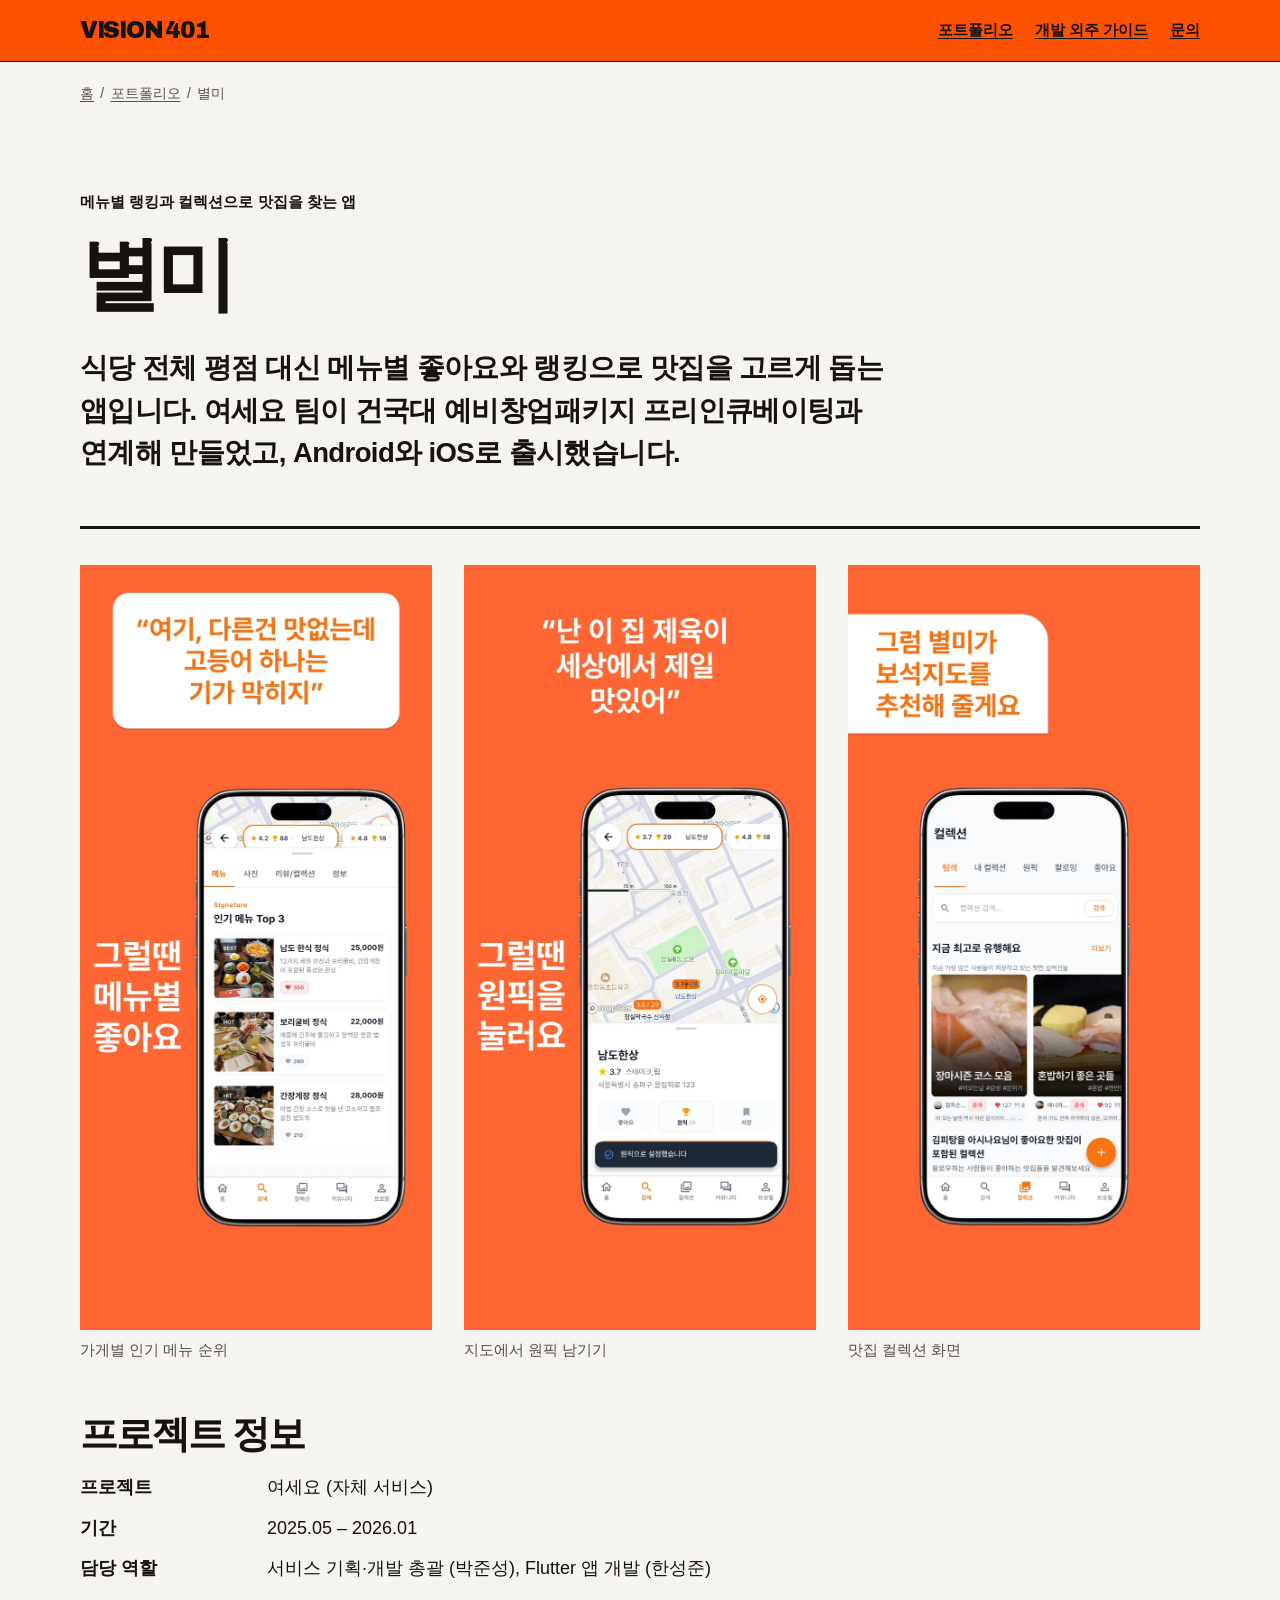
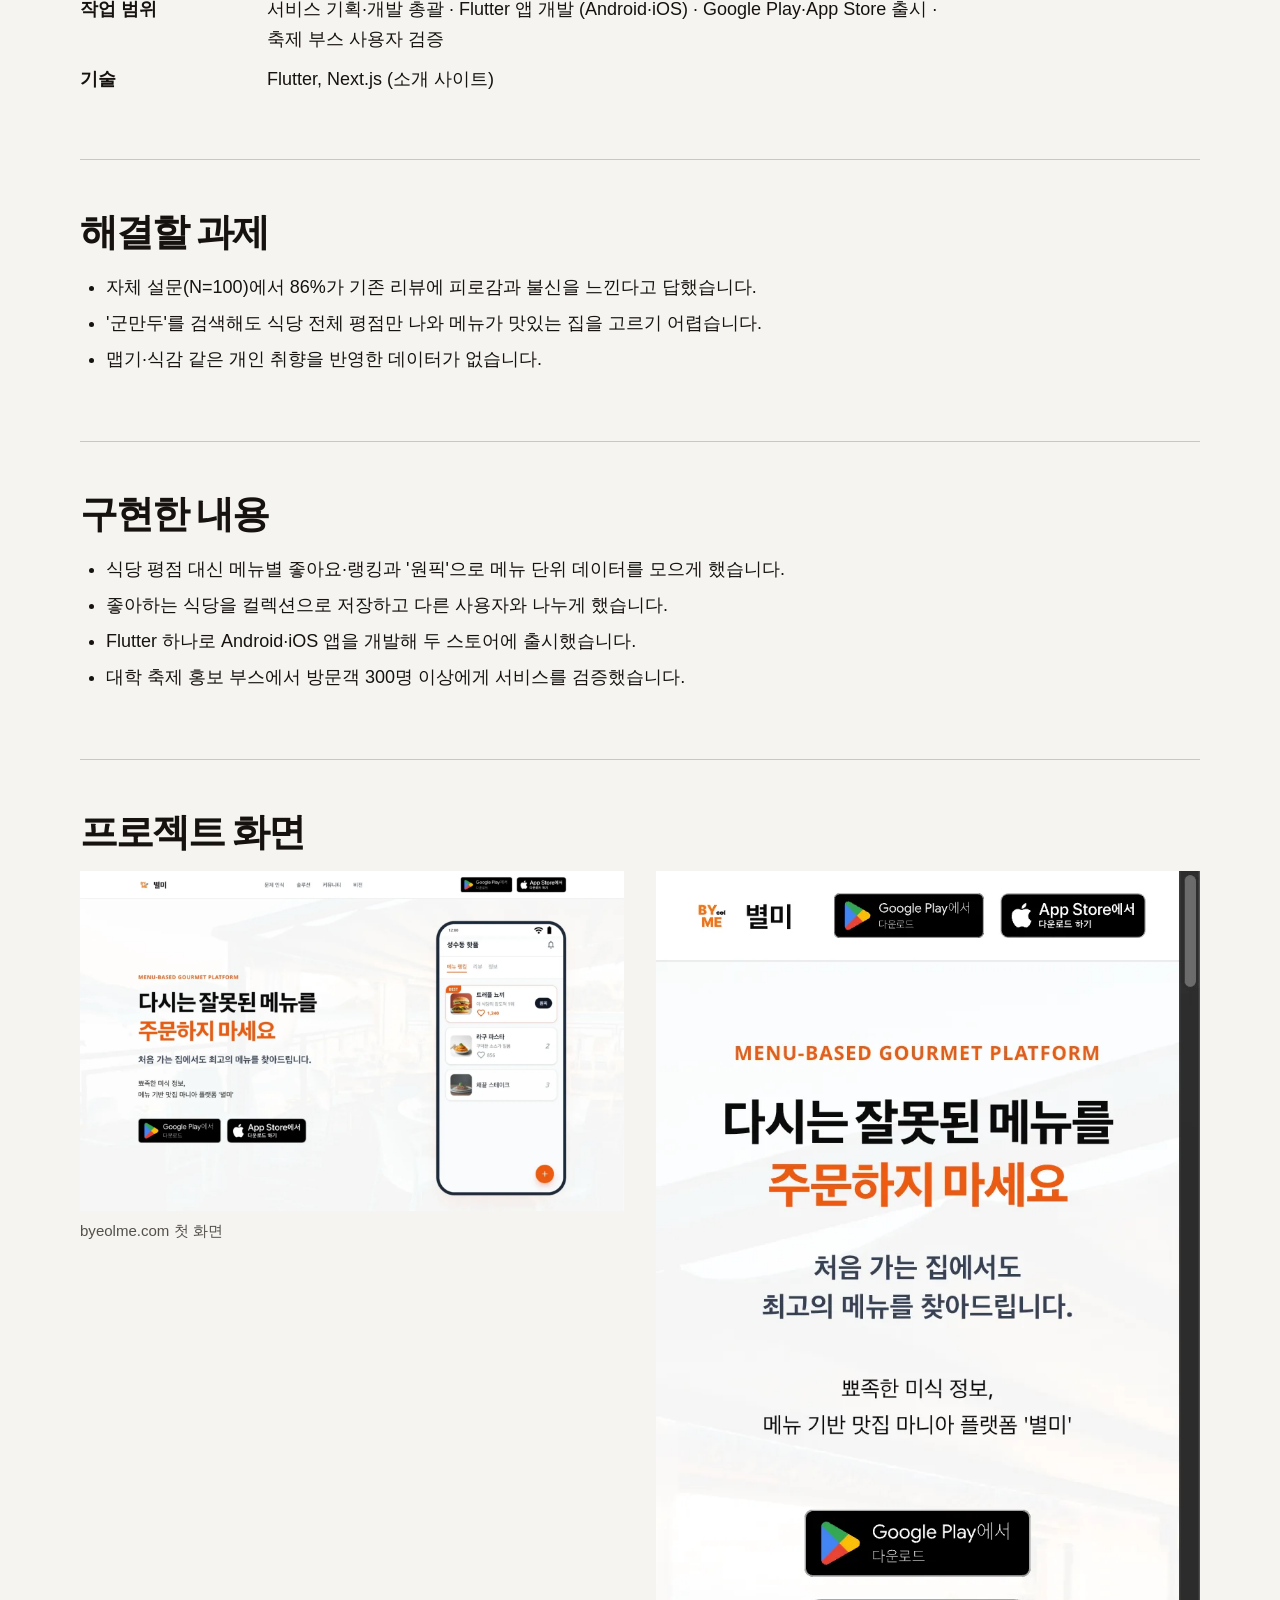
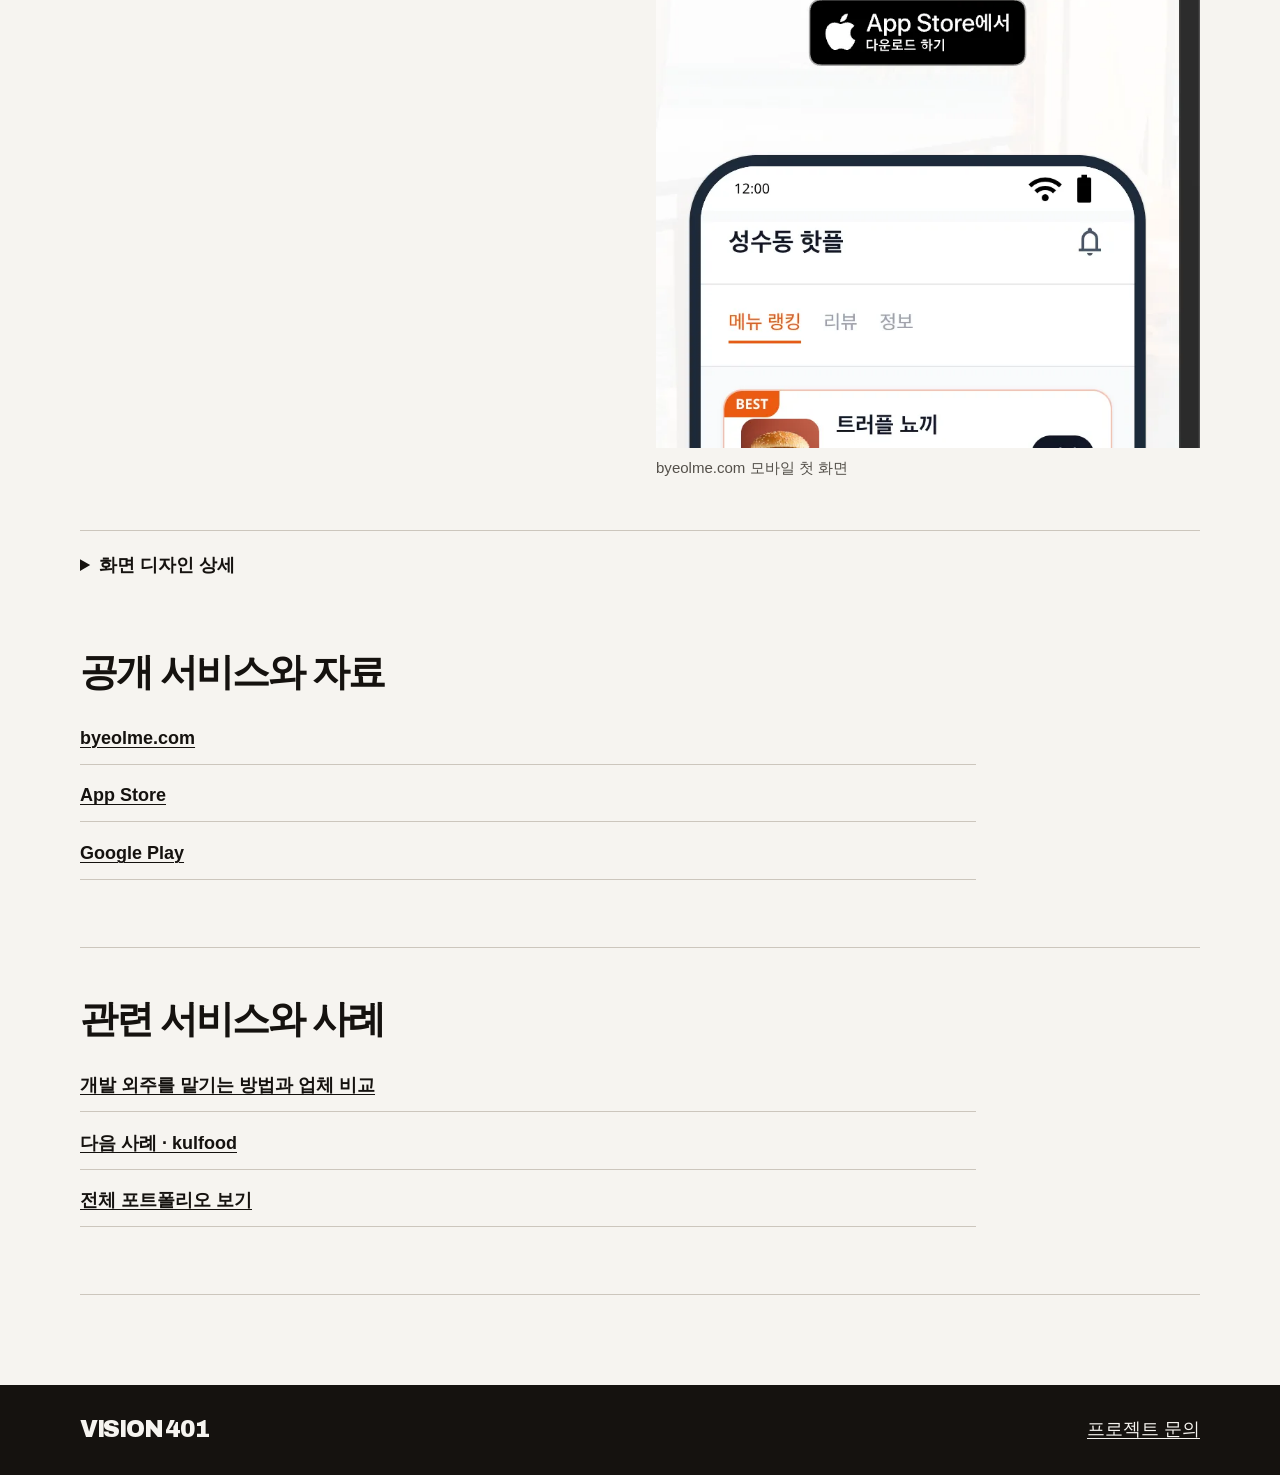
<file: work/byeolmi/index.html>
<!doctype html>
<html lang="ko">
<head>
<meta charset="utf-8">
<meta name="viewport" content="width=device-width,initial-scale=1">
<title>별미 · 메뉴별 랭킹과 컬렉션으로 맛집을 찾는 앱 | 비전401</title>
<meta name="description" content="식당 전체 평점 대신 메뉴별 좋아요와 랭킹으로 맛집을 고르게 돕는 앱입니다. 여세요 팀이 건국대 예비창업패키지 프리인큐베이팅과 연계해 만들었고, Android와 iOS로 출시했습니다.">
<link rel="canonical" href="https://vision401.com/work/byeolmi/">
<link rel="icon" href="/favicon.ico">
<meta property="og:type" content="article">
<meta property="og:locale" content="ko_KR">
<meta property="og:site_name" content="비전401 (Vision401)">
<meta property="og:title" content="별미 · 메뉴별 랭킹과 컬렉션으로 맛집을 찾는 앱 | 비전401">
<meta property="og:description" content="식당 전체 평점 대신 메뉴별 좋아요와 랭킹으로 맛집을 고르게 돕는 앱입니다. 여세요 팀이 건국대 예비창업패키지 프리인큐베이팅과 연계해 만들었고, Android와 iOS로 출시했습니다.">
<meta property="og:url" content="https://vision401.com/work/byeolmi/">
<meta property="og:image" content="https://vision401.com/work/byeolmi/desktop_home.webp">
<meta name="twitter:card" content="summary_large_image">
<link rel="stylesheet" href="/assets/detail.css">
<script type="application/ld+json">{
  "@context": "https://schema.org",
  "@graph": [
    {
      "@type": "WebPage",
      "@id": "https://vision401.com/work/byeolmi/#webpage",
      "url": "https://vision401.com/work/byeolmi/",
      "name": "별미 · 메뉴별 랭킹과 컬렉션으로 맛집을 찾는 앱 | 비전401",
      "description": "식당 전체 평점 대신 메뉴별 좋아요와 랭킹으로 맛집을 고르게 돕는 앱입니다. 여세요 팀이 건국대 예비창업패키지 프리인큐베이팅과 연계해 만들었고, Android와 iOS로 출시했습니다.",
      "inLanguage": "ko-KR",
      "isPartOf": {
        "@id": "https://vision401.com/#website"
      },
      "breadcrumb": {
        "@id": "https://vision401.com/work/byeolmi/#breadcrumb"
      },
      "publisher": {
        "@id": "https://vision401.com/#organization"
      },
      "primaryImageOfPage": "https://vision401.com/work/byeolmi/desktop_home.webp"
    },
    {
      "@type": "BreadcrumbList",
      "@id": "https://vision401.com/work/byeolmi/#breadcrumb",
      "itemListElement": [
        {
          "@type": "ListItem",
          "position": 1,
          "name": "비전401",
          "item": "https://vision401.com/"
        },
        {
          "@type": "ListItem",
          "position": 2,
          "name": "포트폴리오",
          "item": "https://vision401.com/#work"
        },
        {
          "@type": "ListItem",
          "position": 3,
          "name": "별미",
          "item": "https://vision401.com/work/byeolmi/"
        }
      ]
    }
  ]
}</script>
</head>
<body>
<header class="site-header"><div class="wrap">
<a class="brand" href="/">VISION 401</a>
<nav aria-label="주 메뉴"><a href="/#work">포트폴리오</a> <a href="/guide/dev-outsourcing/">개발 외주 가이드</a> <a href="/#contact">문의</a></nav>
</div></header>
<main class="wrap">
<nav class="breadcrumb" aria-label="현재 위치"><a href="/">홈</a> <span aria-hidden="true">/</span> <a href="/#work">포트폴리오</a> <span aria-hidden="true">/</span> <span aria-current="page">별미</span></nav>
<header class="page-intro">
<p class="kicker">메뉴별 랭킹과 컬렉션으로 맛집을 찾는 앱</p>
<h1>별미</h1>
<p class="lead">식당 전체 평점 대신 메뉴별 좋아요와 랭킹으로 맛집을 고르게 돕는 앱입니다. 여세요 팀이 건국대 예비창업패키지 프리인큐베이팅과 연계해 만들었고, Android와 iOS로 출시했습니다.</p>
</header>
<div class="gallery case-phones"><figure class="app"><a href="/work/byeolmi/appstore_menu_ranking.webp"><img loading="eager" decoding="async" src="/work/byeolmi/appstore_menu_ranking.webp" width="780" height="1695" alt="별미 · 가게별 인기 메뉴 순위"></a><figcaption>가게별 인기 메뉴 순위</figcaption></figure>
<figure class="app"><a href="/work/byeolmi/appstore_onepick.webp"><img loading="eager" decoding="async" src="/work/byeolmi/appstore_onepick.webp" width="780" height="1695" alt="별미 · 지도에서 원픽 남기기"></a><figcaption>지도에서 원픽 남기기</figcaption></figure>
<figure class="app"><a href="/work/byeolmi/appstore_collection.webp"><img loading="eager" decoding="async" src="/work/byeolmi/appstore_collection.webp" width="780" height="1695" alt="별미 · 맛집 컬렉션 화면"></a><figcaption>맛집 컬렉션 화면</figcaption></figure></div>
<section>
<h2>프로젝트 정보</h2>
<dl class="facts">
<div><dt>프로젝트</dt><dd>여세요 (자체 서비스)</dd></div>
<div><dt>기간</dt><dd>2025.05 – 2026.01</dd></div>
<div><dt>담당 역할</dt><dd>서비스 기획·개발 총괄 (박준성), Flutter 앱 개발 (한성준)</dd></div>
<div><dt>작업 범위</dt><dd>서비스 기획·개발 총괄 · Flutter 앱 개발 (Android·iOS) · Google Play·App Store 출시 · 축제 부스 사용자 검증</dd></div>
<div><dt>기술</dt><dd>Flutter, Next.js (소개 사이트)</dd></div>
</dl>
</section>
<section>
<h2>해결할 과제</h2>
<ul>
<li>자체 설문(N=100)에서 86%가 기존 리뷰에 피로감과 불신을 느낀다고 답했습니다.</li>
<li>&#x27;군만두&#x27;를 검색해도 식당 전체 평점만 나와 메뉴가 맛있는 집을 고르기 어렵습니다.</li>
<li>맵기·식감 같은 개인 취향을 반영한 데이터가 없습니다.</li>
</ul>
</section>
<section>
<h2>구현한 내용</h2>
<ul>
<li>식당 평점 대신 메뉴별 좋아요·랭킹과 &#x27;원픽&#x27;으로 메뉴 단위 데이터를 모으게 했습니다.</li>
<li>좋아하는 식당을 컬렉션으로 저장하고 다른 사용자와 나누게 했습니다.</li>
<li>Flutter 하나로 Android·iOS 앱을 개발해 두 스토어에 출시했습니다.</li>
<li>대학 축제 홍보 부스에서 방문객 300명 이상에게 서비스를 검증했습니다.</li>
</ul>
</section>
<section>
<h2>프로젝트 화면</h2>
<div class="gallery">
<figure class="desktop"><a href="/work/byeolmi/desktop_home.webp"><img loading="lazy" decoding="async" src="/work/byeolmi/desktop_home.webp" width="1600" height="1000" alt="별미 · byeolme.com 첫 화면"></a><figcaption>byeolme.com 첫 화면</figcaption></figure>
<figure class="mobile"><a href="/work/byeolmi/mobile_home.webp"><img loading="lazy" decoding="async" src="/work/byeolmi/mobile_home.webp" width="780" height="1688" alt="별미 · byeolme.com 모바일 첫 화면"></a><figcaption>byeolme.com 모바일 첫 화면</figcaption></figure>
</div>
</section>
<details class="design-notes"><summary>화면 디자인 상세</summary>
<h3>글꼴</h3><h4>Plus Jakarta Sans</h4><p>소개 사이트 제목 (라틴 글자) · 700–900 사용 (가변 200–800)</p><ul>
<li>기하학적 산세리프라 큰 제목에서 글자 모양이 또렷하다</li>
<li>가변 폰트로 200–800 굵기를 파일 하나로 쓴다</li>
</ul>
<h4>Noto Sans</h4><p>소개 사이트 본문·버튼 · 400·500·700</p><ul>
<li>여러 문자 체계를 같은 디자인으로 맞춘 구글 Noto 계열이다</li>
<li>획 대비가 작아 본문 크기에서 고르게 읽힌다</li>
</ul>
<h3>색상</h3><ul><li><span aria-hidden="true" class="swatch" style="background-color:#ec5b13"></span> 오렌지 (#ec5b13) · 소개 사이트 --primary, 헤드라인 강조</li>
<li><span aria-hidden="true" class="swatch" style="background-color:#f57112"></span> 아이콘 오렌지 (#f57112) · 앱 아이콘 &#x27;BY eol ME&#x27; 워드마크</li>
<li><span aria-hidden="true" class="swatch" style="background-color:#ff6633"></span> 코랄 오렌지 (#ff6633) · App Store 스크린샷 배경</li>
<li><span aria-hidden="true" class="swatch" style="background-color:#0a0a0a"></span> 잉크 블랙 (#0a0a0a) · 사이트 본문·제목 글자</li>
<li><span aria-hidden="true" class="swatch" style="background-color:#101828"></span> 차콜 (#101828) · &#x27;원픽&#x27; 버튼</li>
<li><span aria-hidden="true" class="swatch" style="background-color:#f9fafb"></span> 웜 그레이 (#f9fafb) · 사이트 섹션 배경</li></ul>
</details>
<section>
<h2>공개 서비스와 자료</h2>
<ul class="related">
<li><a href="https://byeolme.com">byeolme.com</a></li>
<li><a href="https://apps.apple.com/kr/app/id6754880782">App Store</a></li>
<li><a href="https://play.google.com/store/apps/details?id=com.yeoseyo.byeolme">Google Play</a></li>
</ul>
</section>
<section>
<h2>관련 서비스와 사례</h2>
<ul class="related">
<li><a href="/guide/dev-outsourcing/">개발 외주를 맡기는 방법과 업체 비교</a></li>
<li><a href="/work/kulfood/">다음 사례 · kulfood</a></li>
<li><a href="/#work">전체 포트폴리오 보기</a></li>
</ul>
</section>
</main>
<footer class="site-footer"><div class="wrap"><a class="brand" href="/">VISION 401</a> <a href="/#contact">프로젝트 문의</a></div></footer>
</body>
</html>
</file>
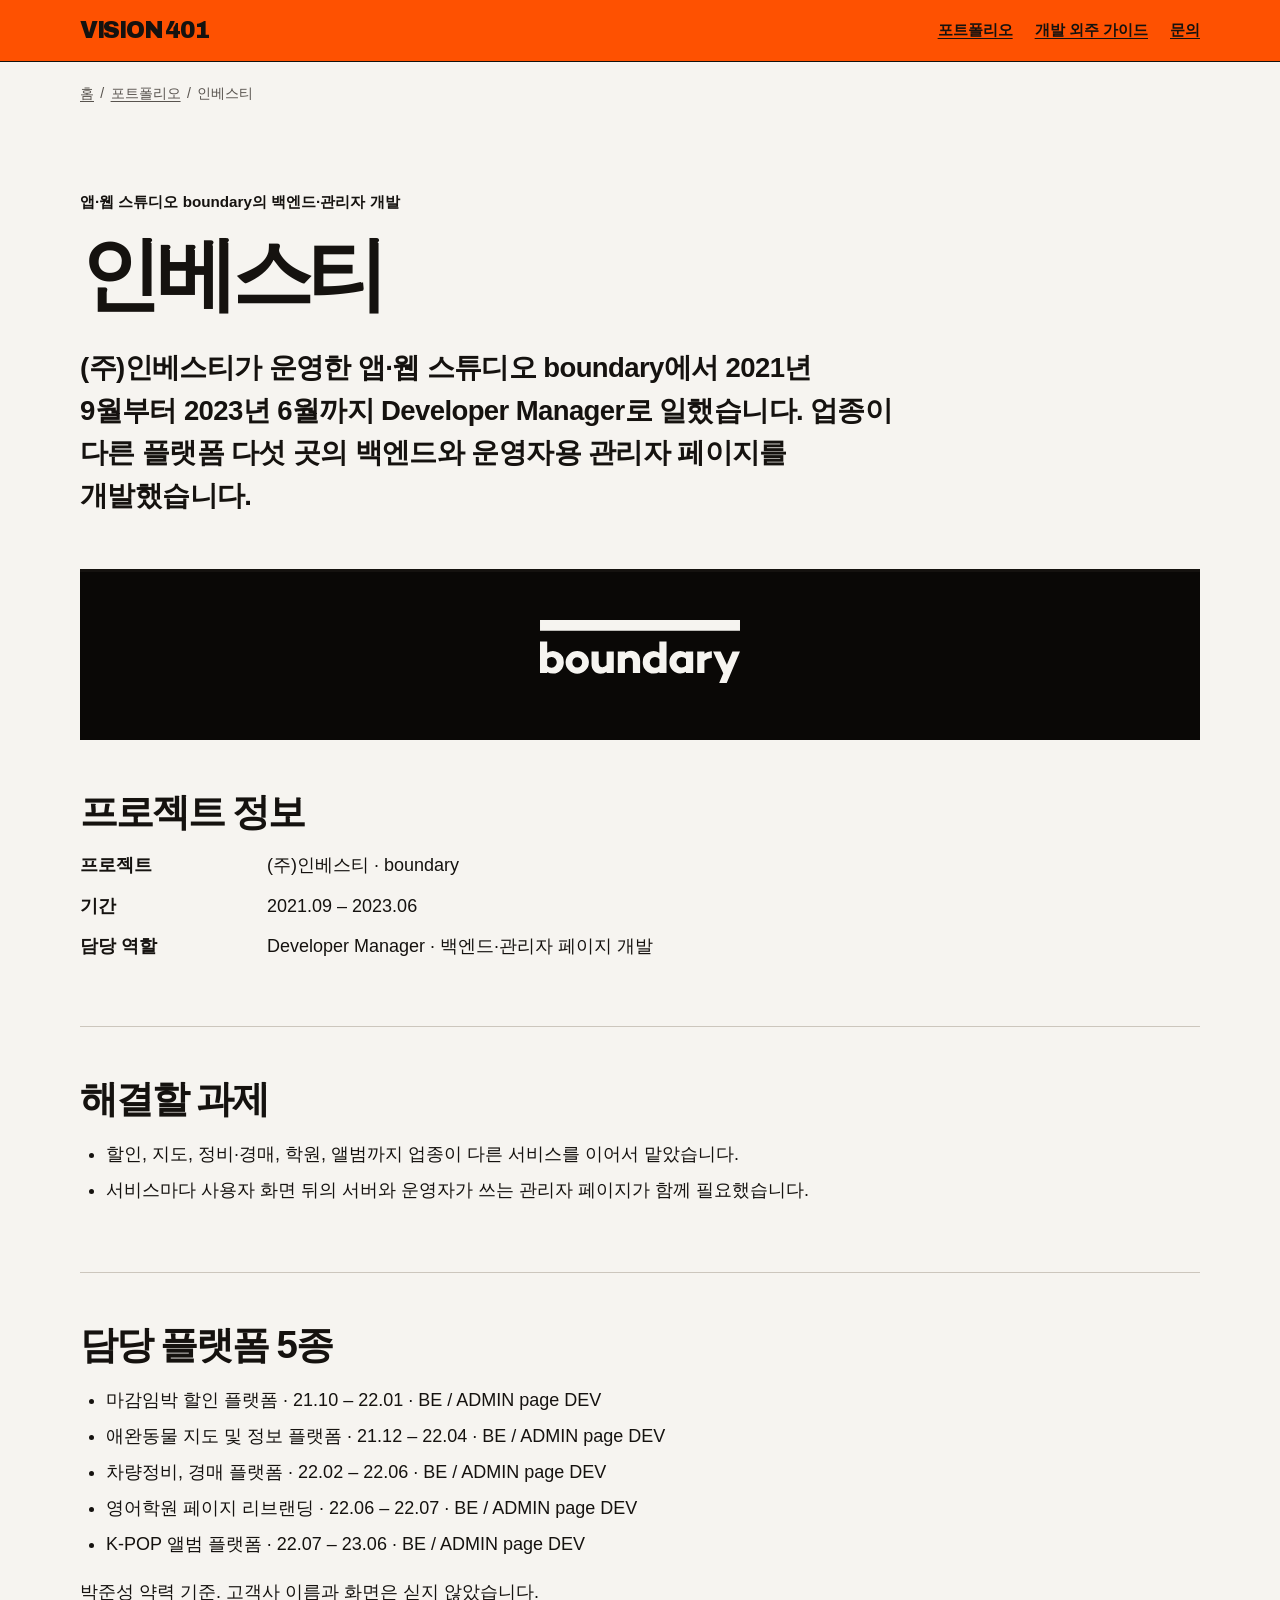
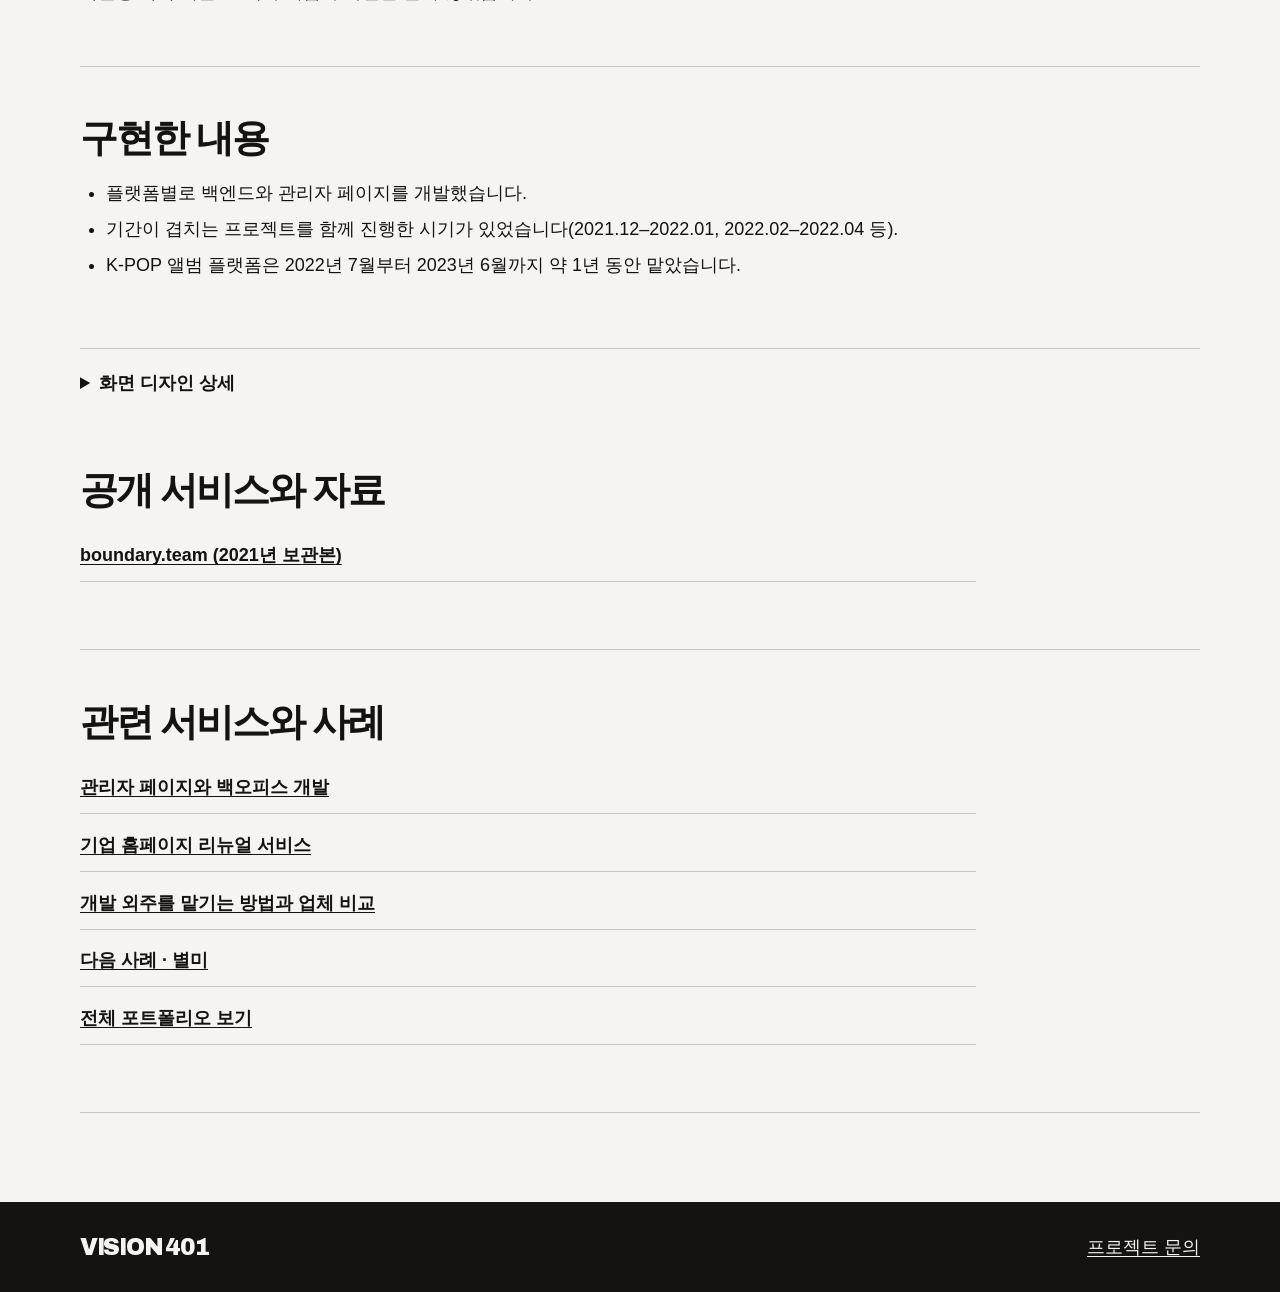
<file: work/investy/index.html>
<!doctype html>
<html lang="ko">
<head>
<meta charset="utf-8">
<meta name="viewport" content="width=device-width,initial-scale=1">
<title>인베스티 · 앱·웹 스튜디오 boundary의 백엔드·관리자 개발 | 비전401</title>
<meta name="description" content="(주)인베스티가 운영한 앱·웹 스튜디오 boundary에서 2021년 9월부터 2023년 6월까지 Developer Manager로 일했습니다. 업종이 다른 플랫폼 다섯 곳의 백엔드와 운영자용 관리자 페이지를 개발했습니다.">
<link rel="canonical" href="https://vision401.com/work/investy/">
<link rel="icon" href="/favicon.ico">
<meta property="og:type" content="article">
<meta property="og:locale" content="ko_KR">
<meta property="og:site_name" content="비전401 (Vision401)">
<meta property="og:title" content="인베스티 · 앱·웹 스튜디오 boundary의 백엔드·관리자 개발 | 비전401">
<meta property="og:description" content="(주)인베스티가 운영한 앱·웹 스튜디오 boundary에서 2021년 9월부터 2023년 6월까지 Developer Manager로 일했습니다. 업종이 다른 플랫폼 다섯 곳의 백엔드와 운영자용 관리자 페이지를 개발했습니다.">
<meta property="og:url" content="https://vision401.com/work/investy/">
<meta property="og:image" content="https://vision401.com/og.png">
<meta name="twitter:card" content="summary_large_image">
<link rel="stylesheet" href="/assets/detail.css">
<script type="application/ld+json">{
  "@context": "https://schema.org",
  "@graph": [
    {
      "@type": "WebPage",
      "@id": "https://vision401.com/work/investy/#webpage",
      "url": "https://vision401.com/work/investy/",
      "name": "인베스티 · 앱·웹 스튜디오 boundary의 백엔드·관리자 개발 | 비전401",
      "description": "(주)인베스티가 운영한 앱·웹 스튜디오 boundary에서 2021년 9월부터 2023년 6월까지 Developer Manager로 일했습니다. 업종이 다른 플랫폼 다섯 곳의 백엔드와 운영자용 관리자 페이지를 개발했습니다.",
      "inLanguage": "ko-KR",
      "isPartOf": {
        "@id": "https://vision401.com/#website"
      },
      "breadcrumb": {
        "@id": "https://vision401.com/work/investy/#breadcrumb"
      },
      "publisher": {
        "@id": "https://vision401.com/#organization"
      },
      "primaryImageOfPage": "https://vision401.com/og.png"
    },
    {
      "@type": "BreadcrumbList",
      "@id": "https://vision401.com/work/investy/#breadcrumb",
      "itemListElement": [
        {
          "@type": "ListItem",
          "position": 1,
          "name": "비전401",
          "item": "https://vision401.com/"
        },
        {
          "@type": "ListItem",
          "position": 2,
          "name": "포트폴리오",
          "item": "https://vision401.com/#work"
        },
        {
          "@type": "ListItem",
          "position": 3,
          "name": "인베스티",
          "item": "https://vision401.com/work/investy/"
        }
      ]
    }
  ]
}</script>
</head>
<body>
<header class="site-header"><div class="wrap">
<a class="brand" href="/">VISION 401</a>
<nav aria-label="주 메뉴"><a href="/#work">포트폴리오</a> <a href="/guide/dev-outsourcing/">개발 외주 가이드</a> <a href="/#contact">문의</a></nav>
</div></header>
<main class="wrap">
<nav class="breadcrumb" aria-label="현재 위치"><a href="/">홈</a> <span aria-hidden="true">/</span> <a href="/#work">포트폴리오</a> <span aria-hidden="true">/</span> <span aria-current="page">인베스티</span></nav>
<header class="page-intro">
<p class="kicker">앱·웹 스튜디오 boundary의 백엔드·관리자 개발</p>
<h1>인베스티</h1>
<p class="lead">(주)인베스티가 운영한 앱·웹 스튜디오 boundary에서 2021년 9월부터 2023년 6월까지 Developer Manager로 일했습니다. 업종이 다른 플랫폼 다섯 곳의 백엔드와 운영자용 관리자 페이지를 개발했습니다.</p>
</header>
<div class="case-logo" style="background:#0A0806;padding:3rem;text-align:center"><img src="[data-uri]" alt="Investy · boundary" width="200"></div>
<section>
<h2>프로젝트 정보</h2>
<dl class="facts">
<div><dt>프로젝트</dt><dd>(주)인베스티 · boundary</dd></div>
<div><dt>기간</dt><dd>2021.09 – 2023.06</dd></div>
<div><dt>담당 역할</dt><dd>Developer Manager · 백엔드·관리자 페이지 개발</dd></div>
</dl>
</section>
<section>
<h2>해결할 과제</h2>
<ul>
<li>할인, 지도, 정비·경매, 학원, 앨범까지 업종이 다른 서비스를 이어서 맡았습니다.</li>
<li>서비스마다 사용자 화면 뒤의 서버와 운영자가 쓰는 관리자 페이지가 함께 필요했습니다.</li>
</ul>
</section>
<section>
<h2>담당 플랫폼 5종</h2>
<ul>
<li>마감임박 할인 플랫폼 · 21.10 – 22.01 · BE / ADMIN page DEV</li>
<li>애완동물 지도 및 정보 플랫폼 · 21.12 – 22.04 · BE / ADMIN page DEV</li>
<li>차량정비, 경매 플랫폼 · 22.02 – 22.06 · BE / ADMIN page DEV</li>
<li>영어학원 페이지 리브랜딩 · 22.06 – 22.07 · BE / ADMIN page DEV</li>
<li>K-POP 앨범 플랫폼 · 22.07 – 23.06 · BE / ADMIN page DEV</li>
</ul><p>박준성 약력 기준. 고객사 이름과 화면은 싣지 않았습니다.</p>
</section>
<section>
<h2>구현한 내용</h2>
<ul>
<li>플랫폼별로 백엔드와 관리자 페이지를 개발했습니다.</li>
<li>기간이 겹치는 프로젝트를 함께 진행한 시기가 있었습니다(2021.12–2022.01, 2022.02–2022.04 등).</li>
<li>K-POP 앨범 플랫폼은 2022년 7월부터 2023년 6월까지 약 1년 동안 맡았습니다.</li>
</ul>
</section>
<details class="design-notes"><summary>화면 디자인 상세</summary>
<h3>글꼴</h3><h4>Poppins</h4><p>boundary 사이트 영문 제목·메뉴 (2021년판, 2024년판) · 2021년판 400–900, 2024년판 100–900·이탤릭 (사용 200·300·500·600·700)</p><ul>
<li>원과 직선으로 짠 기하학적 산세리프라 큰 영문 제목이 단단하게 보입니다.</li>
<li>100–900, 9가지 굵기에 이탤릭까지 있어 한 가족 안에서 굵기 대비를 냅니다.</li>
</ul>
<h4>Noto Sans KR</h4><p>2021년판 한글 본문 · 300–700</p><ul>
<li>본고딕 계열이라 한글 획이 단정하고 라틴과 섞여도 고르게 보입니다.</li>
<li>300부터 700까지 굵기가 있어 가는 본문과 굵은 강조를 나눌 수 있습니다.</li>
</ul>
<h4>Pretendard</h4><p>2024년판 한글 본문 · 300·500</p><ul>
<li>라틴은 Inter, 한글은 본고딕을 바탕으로 맞춰 영문 Poppins 옆에서도 한글 높이가 맞습니다.</li>
<li>9가지 굵기가 있어 300 본문, 500 강조처럼 단계를 나눕니다.</li>
</ul>
<h3>색상</h3><ul><li><span aria-hidden="true" class="swatch" style="background-color:#0C0C0C"></span> 블랙 (#0C0C0C) · 2021년판 배경 (어두운 배경 영상 위)</li>
<li><span aria-hidden="true" class="swatch" style="background-color:#FFFFFF"></span> 화이트 (#FFFFFF) · 제목·메뉴·구분선</li>
<li><span aria-hidden="true" class="swatch" style="background-color:#666666"></span> 그레이 (#666666) · 2021년판 보조 글</li>
<li><span aria-hidden="true" class="swatch" style="background-color:#707070"></span> 그레이 (#707070) · 2024년판 보조 글·선 (가장 많이 쓰인 회색)</li></ul>
</details>
<section>
<h2>공개 서비스와 자료</h2>
<ul class="related">
<li><a href="https://web.archive.org/web/20211221092025/https://boundary.team/">boundary.team (2021년 보관본)</a></li>
</ul>
</section>
<section>
<h2>관련 서비스와 사례</h2>
<ul class="related">
<li><a href="/services/erp-development/">관리자 페이지와 백오피스 개발</a></li>
<li><a href="/services/website-renewal/">기업 홈페이지 리뉴얼 서비스</a></li>
<li><a href="/guide/dev-outsourcing/">개발 외주를 맡기는 방법과 업체 비교</a></li>
<li><a href="/work/byeolmi/">다음 사례 · 별미</a></li>
<li><a href="/#work">전체 포트폴리오 보기</a></li>
</ul>
</section>
</main>
<footer class="site-footer"><div class="wrap"><a class="brand" href="/">VISION 401</a> <a href="/#contact">프로젝트 문의</a></div></footer>
</body>
</html>
</file>
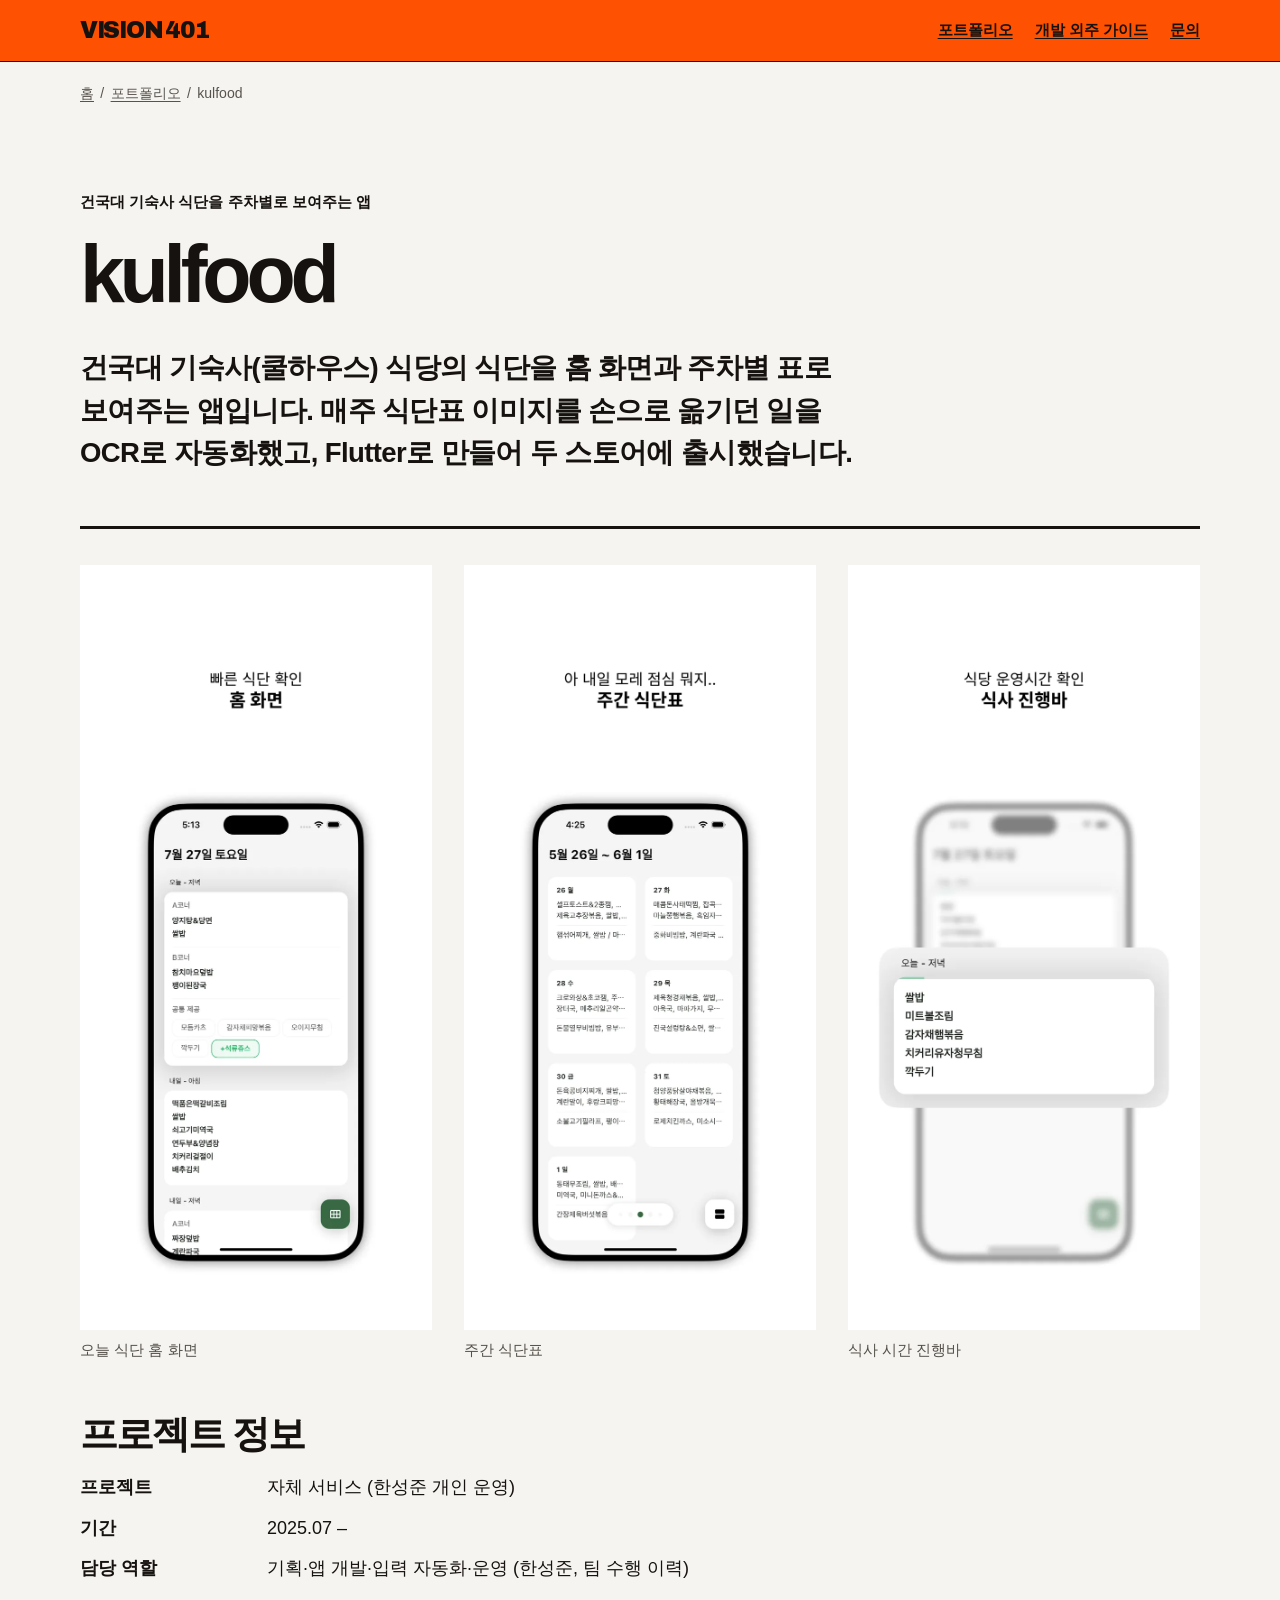
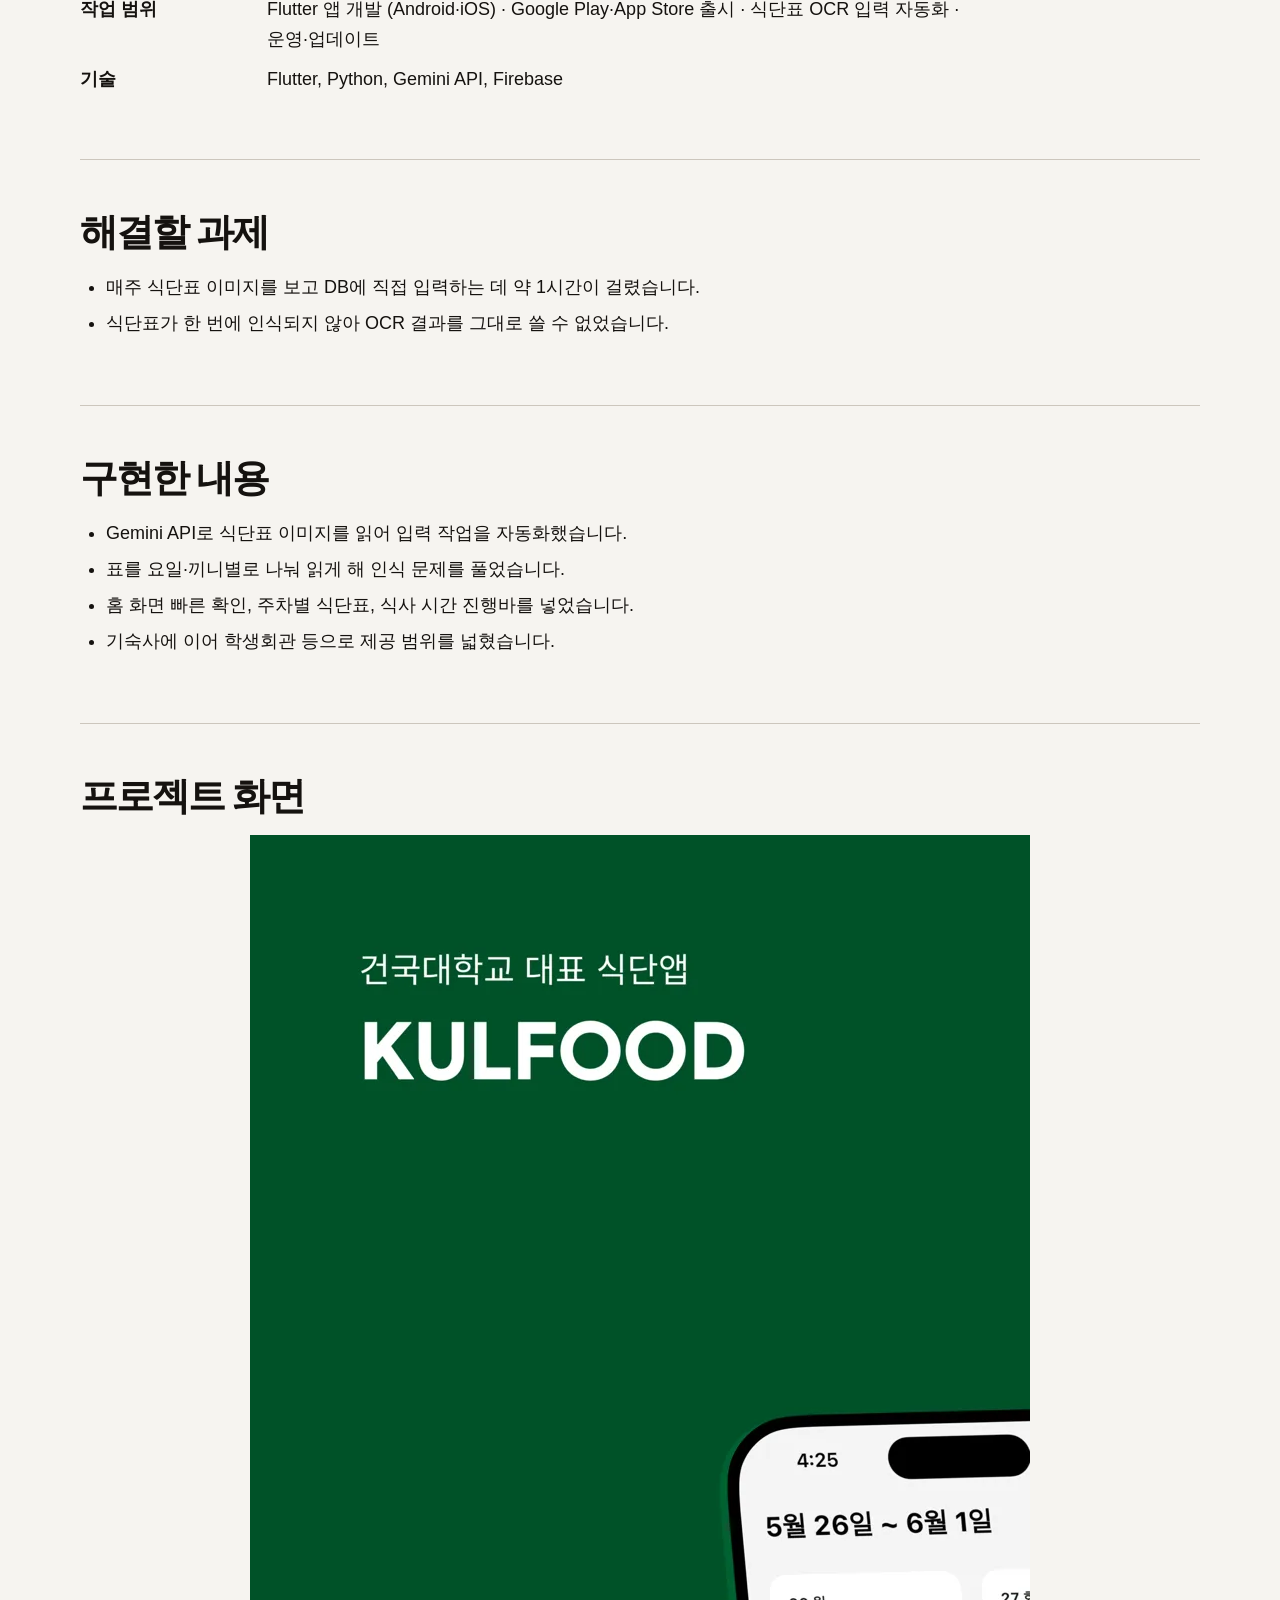
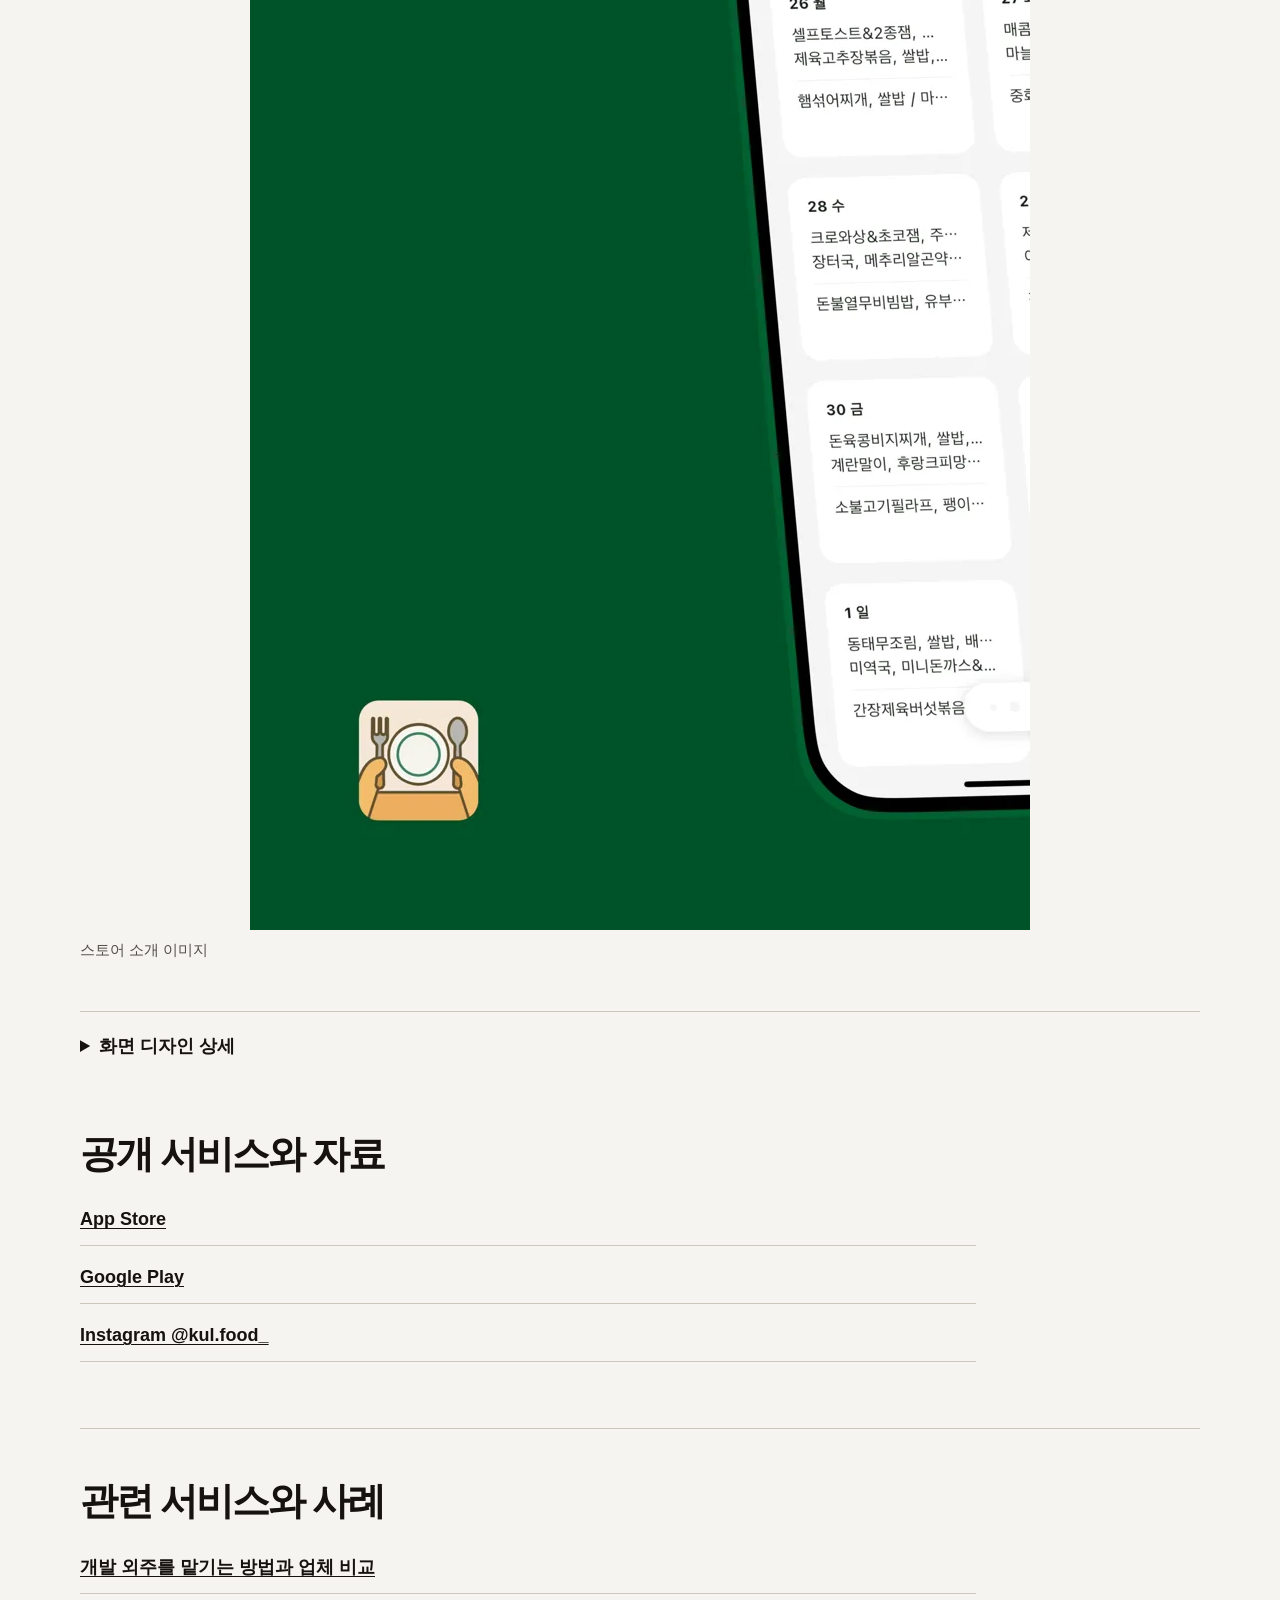
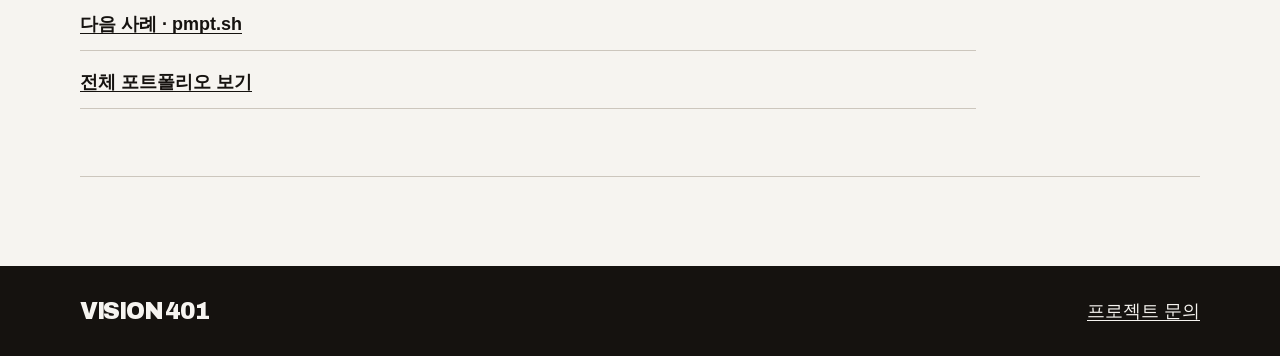
<file: work/kulfood/index.html>
<!doctype html>
<html lang="ko">
<head>
<meta charset="utf-8">
<meta name="viewport" content="width=device-width,initial-scale=1">
<title>kulfood · 건국대 기숙사 식단을 주차별로 보여주는 앱 | 비전401</title>
<meta name="description" content="건국대 기숙사(쿨하우스) 식당의 식단을 홈 화면과 주차별 표로 보여주는 앱입니다. 매주 식단표 이미지를 손으로 옮기던 일을 OCR로 자동화했고, Flutter로 만들어 두 스토어에 출시했습니다.">
<link rel="canonical" href="https://vision401.com/work/kulfood/">
<link rel="icon" href="/favicon.ico">
<meta property="og:type" content="article">
<meta property="og:locale" content="ko_KR">
<meta property="og:site_name" content="비전401 (Vision401)">
<meta property="og:title" content="kulfood · 건국대 기숙사 식단을 주차별로 보여주는 앱 | 비전401">
<meta property="og:description" content="건국대 기숙사(쿨하우스) 식당의 식단을 홈 화면과 주차별 표로 보여주는 앱입니다. 매주 식단표 이미지를 손으로 옮기던 일을 OCR로 자동화했고, Flutter로 만들어 두 스토어에 출시했습니다.">
<meta property="og:url" content="https://vision401.com/work/kulfood/">
<meta property="og:image" content="https://vision401.com/work/kulfood/appstore_intro.webp">
<meta name="twitter:card" content="summary_large_image">
<link rel="stylesheet" href="/assets/detail.css">
<script type="application/ld+json">{
  "@context": "https://schema.org",
  "@graph": [
    {
      "@type": "WebPage",
      "@id": "https://vision401.com/work/kulfood/#webpage",
      "url": "https://vision401.com/work/kulfood/",
      "name": "kulfood · 건국대 기숙사 식단을 주차별로 보여주는 앱 | 비전401",
      "description": "건국대 기숙사(쿨하우스) 식당의 식단을 홈 화면과 주차별 표로 보여주는 앱입니다. 매주 식단표 이미지를 손으로 옮기던 일을 OCR로 자동화했고, Flutter로 만들어 두 스토어에 출시했습니다.",
      "inLanguage": "ko-KR",
      "isPartOf": {
        "@id": "https://vision401.com/#website"
      },
      "breadcrumb": {
        "@id": "https://vision401.com/work/kulfood/#breadcrumb"
      },
      "publisher": {
        "@id": "https://vision401.com/#organization"
      },
      "primaryImageOfPage": "https://vision401.com/work/kulfood/appstore_intro.webp"
    },
    {
      "@type": "BreadcrumbList",
      "@id": "https://vision401.com/work/kulfood/#breadcrumb",
      "itemListElement": [
        {
          "@type": "ListItem",
          "position": 1,
          "name": "비전401",
          "item": "https://vision401.com/"
        },
        {
          "@type": "ListItem",
          "position": 2,
          "name": "포트폴리오",
          "item": "https://vision401.com/#work"
        },
        {
          "@type": "ListItem",
          "position": 3,
          "name": "kulfood",
          "item": "https://vision401.com/work/kulfood/"
        }
      ]
    }
  ]
}</script>
</head>
<body>
<header class="site-header"><div class="wrap">
<a class="brand" href="/">VISION 401</a>
<nav aria-label="주 메뉴"><a href="/#work">포트폴리오</a> <a href="/guide/dev-outsourcing/">개발 외주 가이드</a> <a href="/#contact">문의</a></nav>
</div></header>
<main class="wrap">
<nav class="breadcrumb" aria-label="현재 위치"><a href="/">홈</a> <span aria-hidden="true">/</span> <a href="/#work">포트폴리오</a> <span aria-hidden="true">/</span> <span aria-current="page">kulfood</span></nav>
<header class="page-intro">
<p class="kicker">건국대 기숙사 식단을 주차별로 보여주는 앱</p>
<h1>kulfood</h1>
<p class="lead">건국대 기숙사(쿨하우스) 식당의 식단을 홈 화면과 주차별 표로 보여주는 앱입니다. 매주 식단표 이미지를 손으로 옮기던 일을 OCR로 자동화했고, Flutter로 만들어 두 스토어에 출시했습니다.</p>
</header>
<div class="gallery case-phones"><figure class="app"><a href="/work/kulfood/appstore_home.webp"><img loading="eager" decoding="async" src="/work/kulfood/appstore_home.webp" width="780" height="1695" alt="kulfood · 오늘 식단 홈 화면"></a><figcaption>오늘 식단 홈 화면</figcaption></figure>
<figure class="app"><a href="/work/kulfood/appstore_weekly.webp"><img loading="eager" decoding="async" src="/work/kulfood/appstore_weekly.webp" width="780" height="1695" alt="kulfood · 주간 식단표"></a><figcaption>주간 식단표</figcaption></figure>
<figure class="app"><a href="/work/kulfood/appstore_meal_progress.webp"><img loading="eager" decoding="async" src="/work/kulfood/appstore_meal_progress.webp" width="780" height="1695" alt="kulfood · 식사 시간 진행바"></a><figcaption>식사 시간 진행바</figcaption></figure></div>
<section>
<h2>프로젝트 정보</h2>
<dl class="facts">
<div><dt>프로젝트</dt><dd>자체 서비스 (한성준 개인 운영)</dd></div>
<div><dt>기간</dt><dd>2025.07 –</dd></div>
<div><dt>담당 역할</dt><dd>기획·앱 개발·입력 자동화·운영 (한성준, 팀 수행 이력)</dd></div>
<div><dt>작업 범위</dt><dd>Flutter 앱 개발 (Android·iOS) · Google Play·App Store 출시 · 식단표 OCR 입력 자동화 · 운영·업데이트</dd></div>
<div><dt>기술</dt><dd>Flutter, Python, Gemini API, Firebase</dd></div>
</dl>
</section>
<section>
<h2>해결할 과제</h2>
<ul>
<li>매주 식단표 이미지를 보고 DB에 직접 입력하는 데 약 1시간이 걸렸습니다.</li>
<li>식단표가 한 번에 인식되지 않아 OCR 결과를 그대로 쓸 수 없었습니다.</li>
</ul>
</section>
<section>
<h2>구현한 내용</h2>
<ul>
<li>Gemini API로 식단표 이미지를 읽어 입력 작업을 자동화했습니다.</li>
<li>표를 요일·끼니별로 나눠 읽게 해 인식 문제를 풀었습니다.</li>
<li>홈 화면 빠른 확인, 주차별 식단표, 식사 시간 진행바를 넣었습니다.</li>
<li>기숙사에 이어 학생회관 등으로 제공 범위를 넓혔습니다.</li>
</ul>
</section>
<section>
<h2>프로젝트 화면</h2>
<div class="gallery">
<figure class="app"><a href="/work/kulfood/appstore_intro.webp"><img loading="lazy" decoding="async" src="/work/kulfood/appstore_intro.webp" width="780" height="1695" alt="kulfood · 스토어 소개 이미지"></a><figcaption>스토어 소개 이미지</figcaption></figure>
</div>
</section>
<details class="design-notes"><summary>화면 디자인 상세</summary>
<h3>색상</h3><ul><li><span aria-hidden="true" class="swatch" style="background-color:#005128"></span> 딥 그린 (#005128) · 스토어 소개 이미지 배경</li>
<li><span aria-hidden="true" class="swatch" style="background-color:#346740"></span> 그린 (#346740) · 앱 플로팅 버튼</li>
<li><span aria-hidden="true" class="swatch" style="background-color:#33bd71"></span> 밝은 그린 (#33bd71) · 앱 강조 칩 테두리</li>
<li><span aria-hidden="true" class="swatch" style="background-color:#ecae5f"></span> 머스터드 (#ecae5f) · 앱 아이콘</li></ul>
</details>
<section>
<h2>공개 서비스와 자료</h2>
<ul class="related">
<li><a href="https://apps.apple.com/kr/app/kulfood/id6749234416">App Store</a></li>
<li><a href="https://play.google.com/store/apps/details?id=com.knh.kufood">Google Play</a></li>
<li><a href="https://www.instagram.com/kul.food_/">Instagram @kul.food_</a></li>
</ul>
</section>
<section>
<h2>관련 서비스와 사례</h2>
<ul class="related">
<li><a href="/guide/dev-outsourcing/">개발 외주를 맡기는 방법과 업체 비교</a></li>
<li><a href="/work/pmpt/">다음 사례 · pmpt.sh</a></li>
<li><a href="/#work">전체 포트폴리오 보기</a></li>
</ul>
</section>
</main>
<footer class="site-footer"><div class="wrap"><a class="brand" href="/">VISION 401</a> <a href="/#contact">프로젝트 문의</a></div></footer>
</body>
</html>
</file>
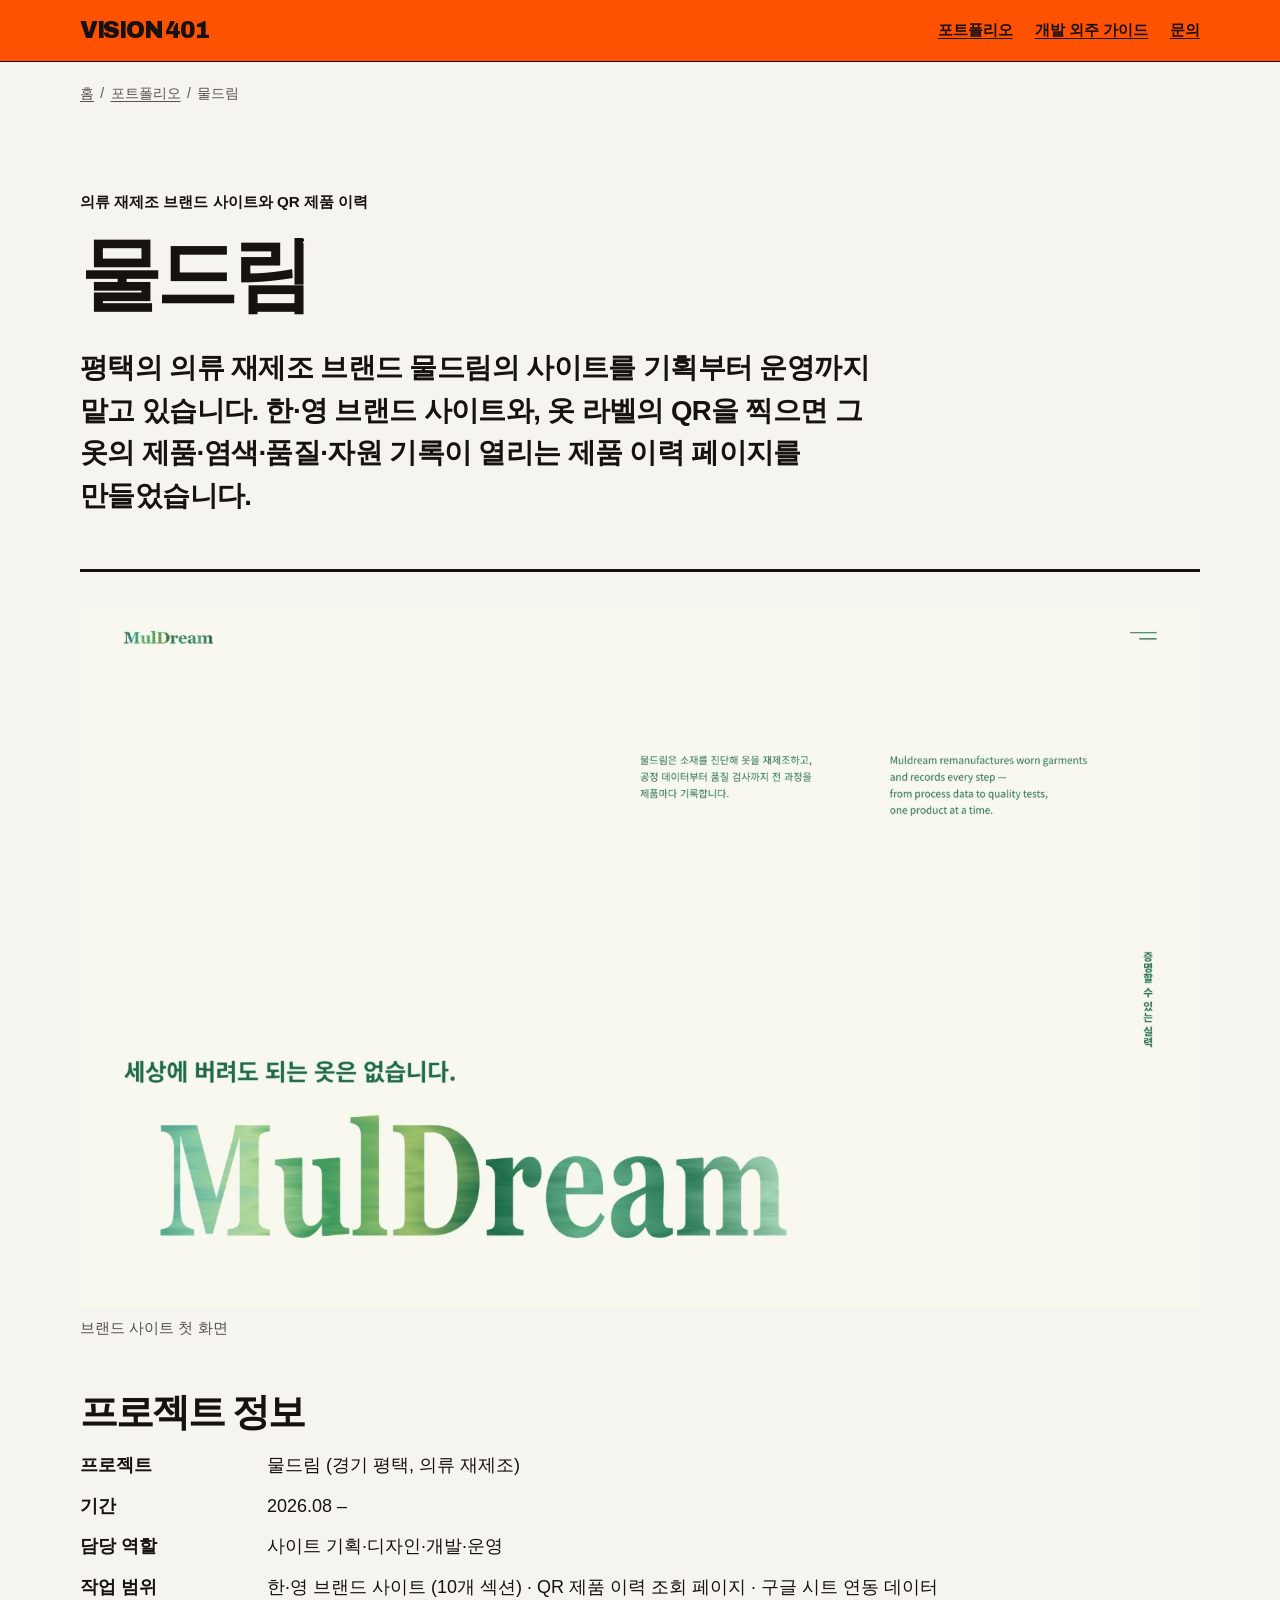
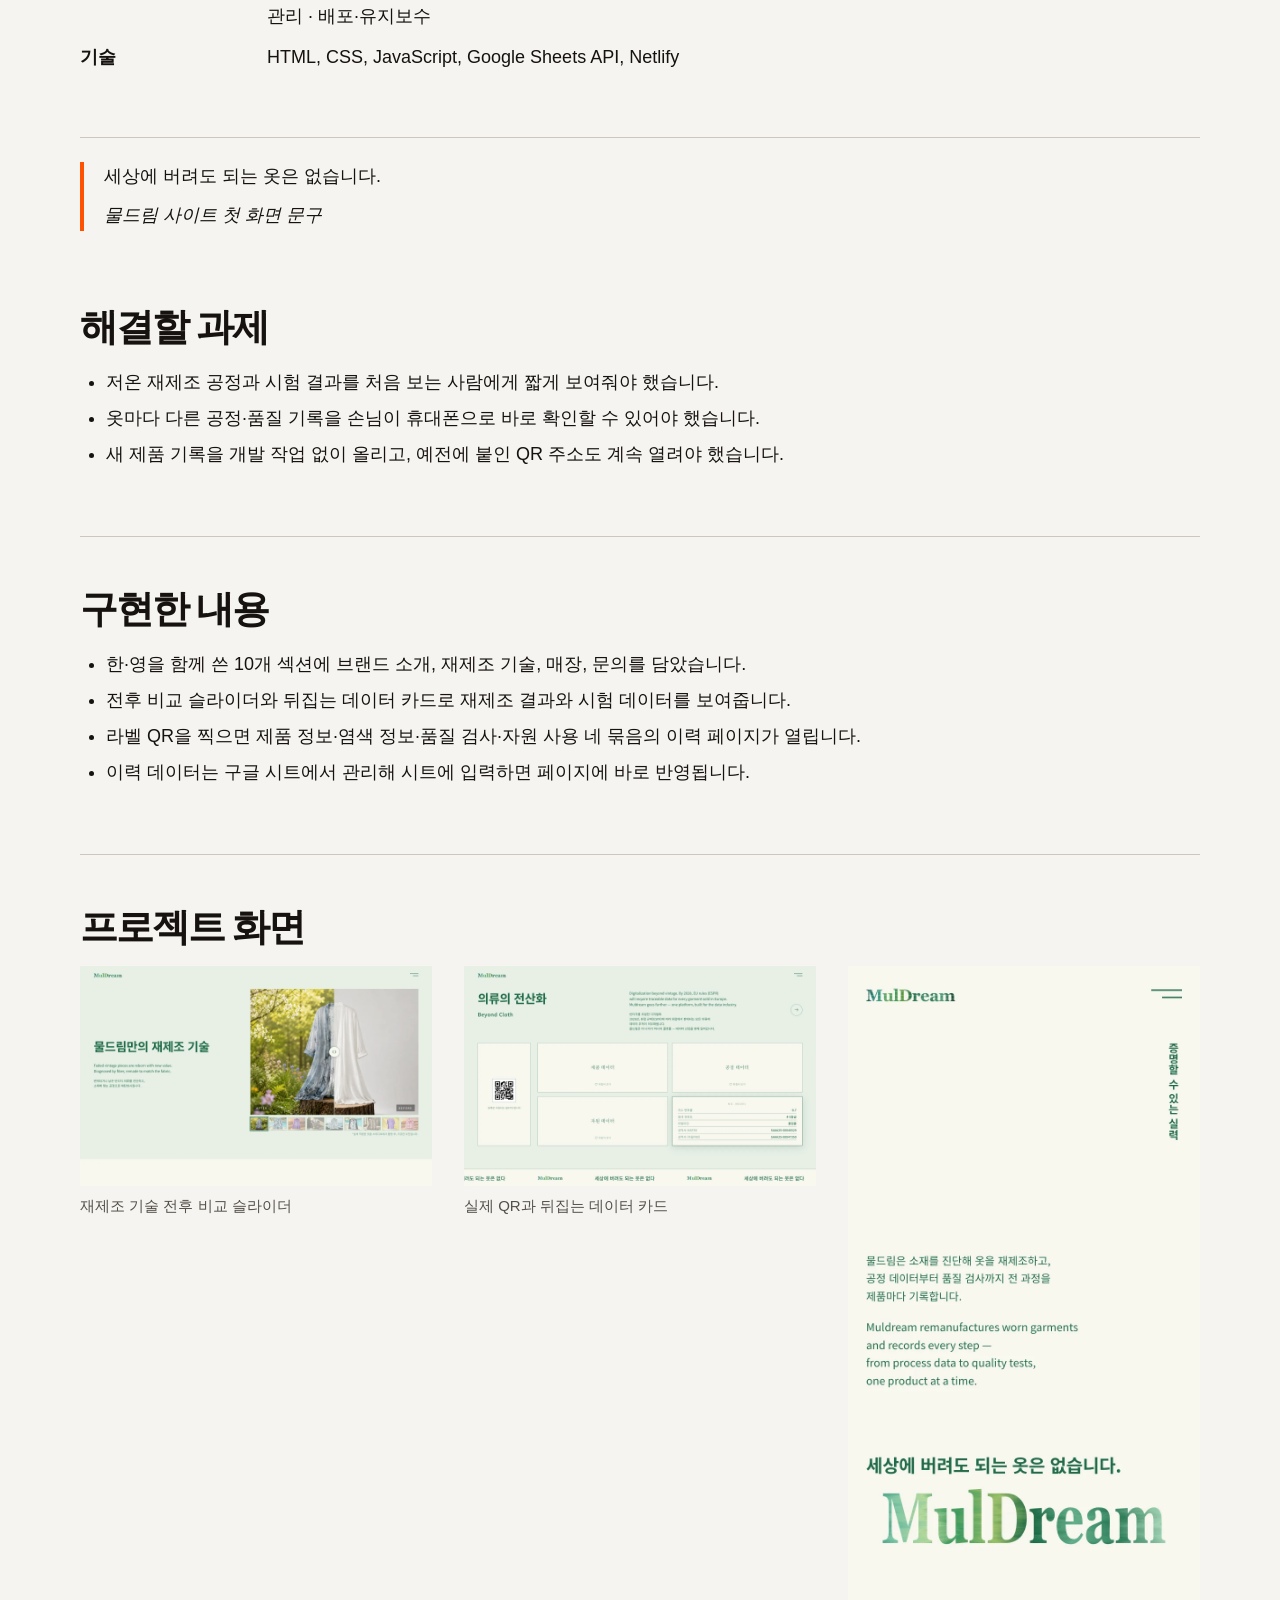
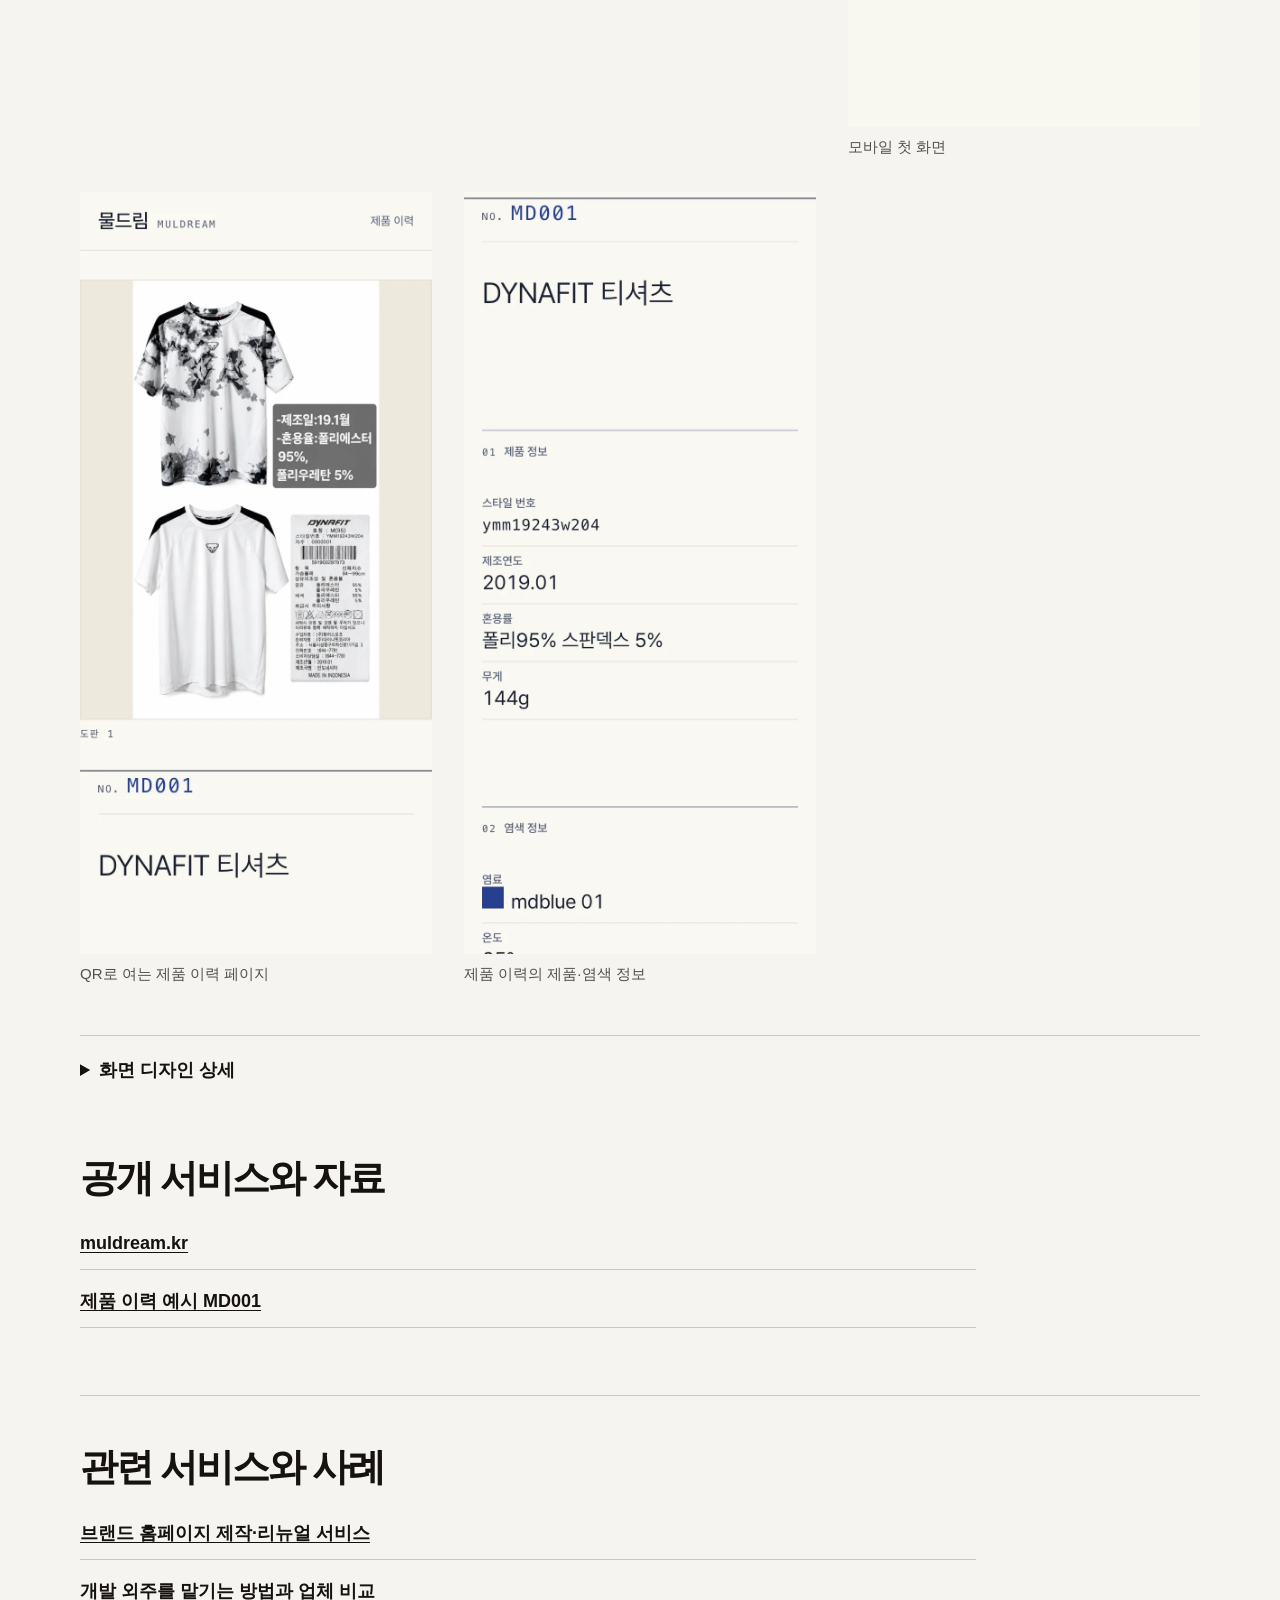
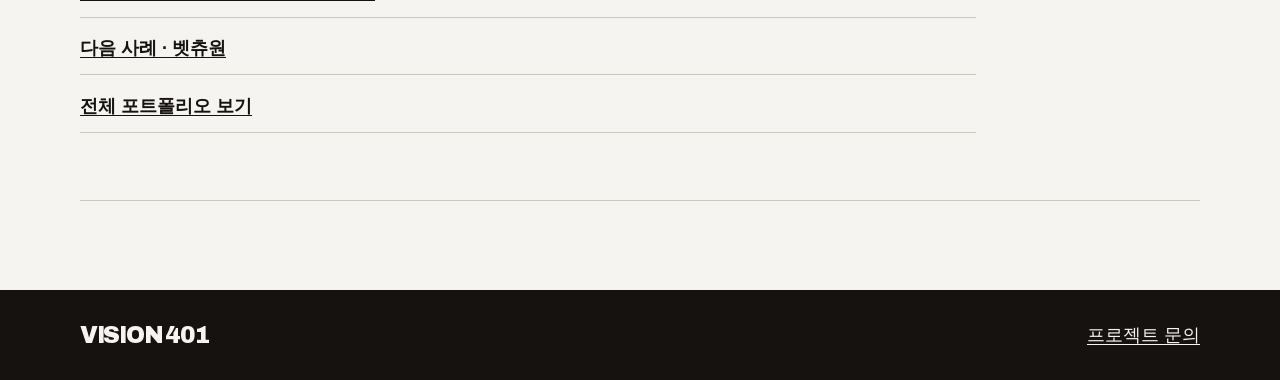
<file: work/muldream/index.html>
<!doctype html>
<html lang="ko">
<head>
<meta charset="utf-8">
<meta name="viewport" content="width=device-width,initial-scale=1">
<title>물드림 · 의류 재제조 브랜드 사이트와 QR 제품 이력 | 비전401</title>
<meta name="description" content="평택의 의류 재제조 브랜드 물드림의 사이트를 기획부터 운영까지 맡고 있습니다. 한·영 브랜드 사이트와, 옷 라벨의 QR을 찍으면 그 옷의 제품·염색·품질·자원 기록이 열리는 제품 이력 페이지를 만들었습니다.">
<link rel="canonical" href="https://vision401.com/work/muldream/">
<link rel="icon" href="/favicon.ico">
<meta property="og:type" content="article">
<meta property="og:locale" content="ko_KR">
<meta property="og:site_name" content="비전401 (Vision401)">
<meta property="og:title" content="물드림 · 의류 재제조 브랜드 사이트와 QR 제품 이력 | 비전401">
<meta property="og:description" content="평택의 의류 재제조 브랜드 물드림의 사이트를 기획부터 운영까지 맡고 있습니다. 한·영 브랜드 사이트와, 옷 라벨의 QR을 찍으면 그 옷의 제품·염색·품질·자원 기록이 열리는 제품 이력 페이지를 만들었습니다.">
<meta property="og:url" content="https://vision401.com/work/muldream/">
<meta property="og:image" content="https://vision401.com/work/muldream/desktop_home.webp">
<meta name="twitter:card" content="summary_large_image">
<link rel="stylesheet" href="/assets/detail.css">
<script type="application/ld+json">{
  "@context": "https://schema.org",
  "@graph": [
    {
      "@type": "WebPage",
      "@id": "https://vision401.com/work/muldream/#webpage",
      "url": "https://vision401.com/work/muldream/",
      "name": "물드림 · 의류 재제조 브랜드 사이트와 QR 제품 이력 | 비전401",
      "description": "평택의 의류 재제조 브랜드 물드림의 사이트를 기획부터 운영까지 맡고 있습니다. 한·영 브랜드 사이트와, 옷 라벨의 QR을 찍으면 그 옷의 제품·염색·품질·자원 기록이 열리는 제품 이력 페이지를 만들었습니다.",
      "inLanguage": "ko-KR",
      "isPartOf": {
        "@id": "https://vision401.com/#website"
      },
      "breadcrumb": {
        "@id": "https://vision401.com/work/muldream/#breadcrumb"
      },
      "publisher": {
        "@id": "https://vision401.com/#organization"
      },
      "primaryImageOfPage": "https://vision401.com/work/muldream/desktop_home.webp"
    },
    {
      "@type": "BreadcrumbList",
      "@id": "https://vision401.com/work/muldream/#breadcrumb",
      "itemListElement": [
        {
          "@type": "ListItem",
          "position": 1,
          "name": "비전401",
          "item": "https://vision401.com/"
        },
        {
          "@type": "ListItem",
          "position": 2,
          "name": "포트폴리오",
          "item": "https://vision401.com/#work"
        },
        {
          "@type": "ListItem",
          "position": 3,
          "name": "물드림",
          "item": "https://vision401.com/work/muldream/"
        }
      ]
    }
  ]
}</script>
</head>
<body>
<header class="site-header"><div class="wrap">
<a class="brand" href="/">VISION 401</a>
<nav aria-label="주 메뉴"><a href="/#work">포트폴리오</a> <a href="/guide/dev-outsourcing/">개발 외주 가이드</a> <a href="/#contact">문의</a></nav>
</div></header>
<main class="wrap">
<nav class="breadcrumb" aria-label="현재 위치"><a href="/">홈</a> <span aria-hidden="true">/</span> <a href="/#work">포트폴리오</a> <span aria-hidden="true">/</span> <span aria-current="page">물드림</span></nav>
<header class="page-intro">
<p class="kicker">의류 재제조 브랜드 사이트와 QR 제품 이력</p>
<h1>물드림</h1>
<p class="lead">평택의 의류 재제조 브랜드 물드림의 사이트를 기획부터 운영까지 맡고 있습니다. 한·영 브랜드 사이트와, 옷 라벨의 QR을 찍으면 그 옷의 제품·염색·품질·자원 기록이 열리는 제품 이력 페이지를 만들었습니다.</p>
</header>
<div class="gallery case-cover"><figure class="desktop"><a href="/work/muldream/desktop_home.webp"><img loading="eager" decoding="async" src="/work/muldream/desktop_home.webp" width="1600" height="1000" alt="물드림 · 브랜드 사이트 첫 화면"></a><figcaption>브랜드 사이트 첫 화면</figcaption></figure></div>
<section>
<h2>프로젝트 정보</h2>
<dl class="facts">
<div><dt>프로젝트</dt><dd>물드림 (경기 평택, 의류 재제조)</dd></div>
<div><dt>기간</dt><dd>2026.08 –</dd></div>
<div><dt>담당 역할</dt><dd>사이트 기획·디자인·개발·운영</dd></div>
<div><dt>작업 범위</dt><dd>한·영 브랜드 사이트 (10개 섹션) · QR 제품 이력 조회 페이지 · 구글 시트 연동 데이터 관리 · 배포·유지보수</dd></div>
<div><dt>기술</dt><dd>HTML, CSS, JavaScript, Google Sheets API, Netlify</dd></div>
</dl>
</section>
<blockquote><p>세상에 버려도 되는 옷은 없습니다.</p><cite>물드림 사이트 첫 화면 문구</cite></blockquote>
<section>
<h2>해결할 과제</h2>
<ul>
<li>저온 재제조 공정과 시험 결과를 처음 보는 사람에게 짧게 보여줘야 했습니다.</li>
<li>옷마다 다른 공정·품질 기록을 손님이 휴대폰으로 바로 확인할 수 있어야 했습니다.</li>
<li>새 제품 기록을 개발 작업 없이 올리고, 예전에 붙인 QR 주소도 계속 열려야 했습니다.</li>
</ul>
</section>
<section>
<h2>구현한 내용</h2>
<ul>
<li>한·영을 함께 쓴 10개 섹션에 브랜드 소개, 재제조 기술, 매장, 문의를 담았습니다.</li>
<li>전후 비교 슬라이더와 뒤집는 데이터 카드로 재제조 결과와 시험 데이터를 보여줍니다.</li>
<li>라벨 QR을 찍으면 제품 정보·염색 정보·품질 검사·자원 사용 네 묶음의 이력 페이지가 열립니다.</li>
<li>이력 데이터는 구글 시트에서 관리해 시트에 입력하면 페이지에 바로 반영됩니다.</li>
</ul>
</section>
<section>
<h2>프로젝트 화면</h2>
<div class="gallery">
<figure class="desktop"><a href="/work/muldream/desktop_remanufacture.webp"><img loading="lazy" decoding="async" src="/work/muldream/desktop_remanufacture.webp" width="1600" height="1000" alt="물드림 · 재제조 기술 전후 비교 슬라이더"></a><figcaption>재제조 기술 전후 비교 슬라이더</figcaption></figure>
<figure class="detail"><a href="/work/muldream/desktop_qr_data.webp"><img loading="lazy" decoding="async" src="/work/muldream/desktop_qr_data.webp" width="1600" height="1000" alt="물드림 · 실제 QR과 뒤집는 데이터 카드"></a><figcaption>실제 QR과 뒤집는 데이터 카드</figcaption></figure>
<figure class="mobile"><a href="/work/muldream/mobile_home.webp"><img loading="lazy" decoding="async" src="/work/muldream/mobile_home.webp" width="780" height="1688" alt="물드림 · 모바일 첫 화면"></a><figcaption>모바일 첫 화면</figcaption></figure>
<figure class="mobile"><a href="/work/muldream/mobile_lookup.webp"><img loading="lazy" decoding="async" src="/work/muldream/mobile_lookup.webp" width="780" height="1688" alt="물드림 · QR로 여는 제품 이력 페이지"></a><figcaption>QR로 여는 제품 이력 페이지</figcaption></figure>
<figure class="mobile"><a href="/work/muldream/mobile_lookup_data.webp"><img loading="lazy" decoding="async" src="/work/muldream/mobile_lookup_data.webp" width="780" height="1688" alt="물드림 · 제품 이력의 제품·염색 정보"></a><figcaption>제품 이력의 제품·염색 정보</figcaption></figure>
</div>
</section>
<details class="design-notes"><summary>화면 디자인 상세</summary>
<h3>글꼴</h3><h4>Noto Sans KR</h4><p>브랜드 사이트 본문·제목 · 400·500·700</p><ul>
<li>구글과 어도비가 함께 만든 본고딕 계열이라 한글과 라틴이 한 가족으로 맞아 한·영 병기 문단이 고르게 보입니다.</li>
<li>획이 단정하고 글자 속공간이 넓어 16px 본문에서도 잘 읽힙니다.</li>
<li>Google Fonts가 글자 범위를 잘게 나눠 보내 화면에 쓰인 글자만 내려받습니다.</li>
</ul>
<h4>Georgia (없으면 Gelasio)</h4><p>MulDream 워드마크, 영문 세리프 · 700 (워드마크)</p><ul>
<li>화면에서 읽히도록 만든 세리프라 큰 크기에서 획 대비와 세리프가 또렷합니다.</li>
<li>macOS와 Windows에 기본으로 들어 있어 따로 내려받지 않습니다.</li>
<li>Georgia가 없는 기기에서는 같은 글자 폭으로 설계된 Gelasio로 바뀌어 줄바꿈이 흔들리지 않습니다.</li>
</ul>
<h4>Pretendard Variable</h4><p>QR 제품 이력 페이지 본문·제목 · 340–500 (제목 340, 본문 400, 소제목 500)</p><ul>
<li>가변 폰트라 제목에 340 같은 얇은 중간 굵기를 쓸 수 있습니다.</li>
<li>한글, 라틴, 숫자의 폭과 높이가 고르게 맞아 수치가 많은 이력표에 맞습니다.</li>
<li>dynamic subset으로 페이지에 쓰인 글자 조각만 내려받습니다.</li>
</ul>
<h3>색상</h3><ul><li><span aria-hidden="true" class="swatch" style="background-color:#1E6B47"></span> 딥 그린 (#1E6B47) · 브랜드 사이트 글자·제목·버튼</li>
<li><span aria-hidden="true" class="swatch" style="background-color:#F8F8F0"></span> 아이보리 (#F8F8F0) · 브랜드 사이트 배경</li>
<li><span aria-hidden="true" class="swatch" style="background-color:#E6F0E5"></span> 연녹색 (#E6F0E5) · 섹션 배경</li>
<li><span aria-hidden="true" class="swatch" style="background-color:#D9E9D8"></span> 연녹색 2 (#D9E9D8) · 보조 면</li>
<li><span aria-hidden="true" class="swatch" style="background-color:#2F8F83"></span> 청록 (#2F8F83) · 워드마크 물감 그라데이션</li>
<li><span aria-hidden="true" class="swatch" style="background-color:#9CC069"></span> 연두 (#9CC069) · 워드마크 물감 그라데이션</li>
<li><span aria-hidden="true" class="swatch" style="background-color:#FAF8F3"></span> 종이색 (#FAF8F3) · 제품 이력 페이지 배경</li>
<li><span aria-hidden="true" class="swatch" style="background-color:#1B2130"></span> 잉크 (#1B2130) · 제품 이력 페이지 글자</li>
<li><span aria-hidden="true" class="swatch" style="background-color:#27408F"></span> 인디고 (#27408F) · 제품 이력 번호·강조</li>
<li><span aria-hidden="true" class="swatch" style="background-color:#18295C"></span> 딥 인디고 (#18295C) · 제품 이력 진한 면</li></ul>
</details>
<section>
<h2>공개 서비스와 자료</h2>
<ul class="related">
<li><a href="https://muldream.kr">muldream.kr</a></li>
<li><a href="https://muldream.kr/1">제품 이력 예시 MD001</a></li>
</ul>
</section>
<section>
<h2>관련 서비스와 사례</h2>
<ul class="related">
<li><a href="/services/website-renewal/">브랜드 홈페이지 제작·리뉴얼 서비스</a></li>
<li><a href="/guide/dev-outsourcing/">개발 외주를 맡기는 방법과 업체 비교</a></li>
<li><a href="/work/vetu1/">다음 사례 · 벳츄원</a></li>
<li><a href="/#work">전체 포트폴리오 보기</a></li>
</ul>
</section>
</main>
<footer class="site-footer"><div class="wrap"><a class="brand" href="/">VISION 401</a> <a href="/#contact">프로젝트 문의</a></div></footer>
</body>
</html>
</file>
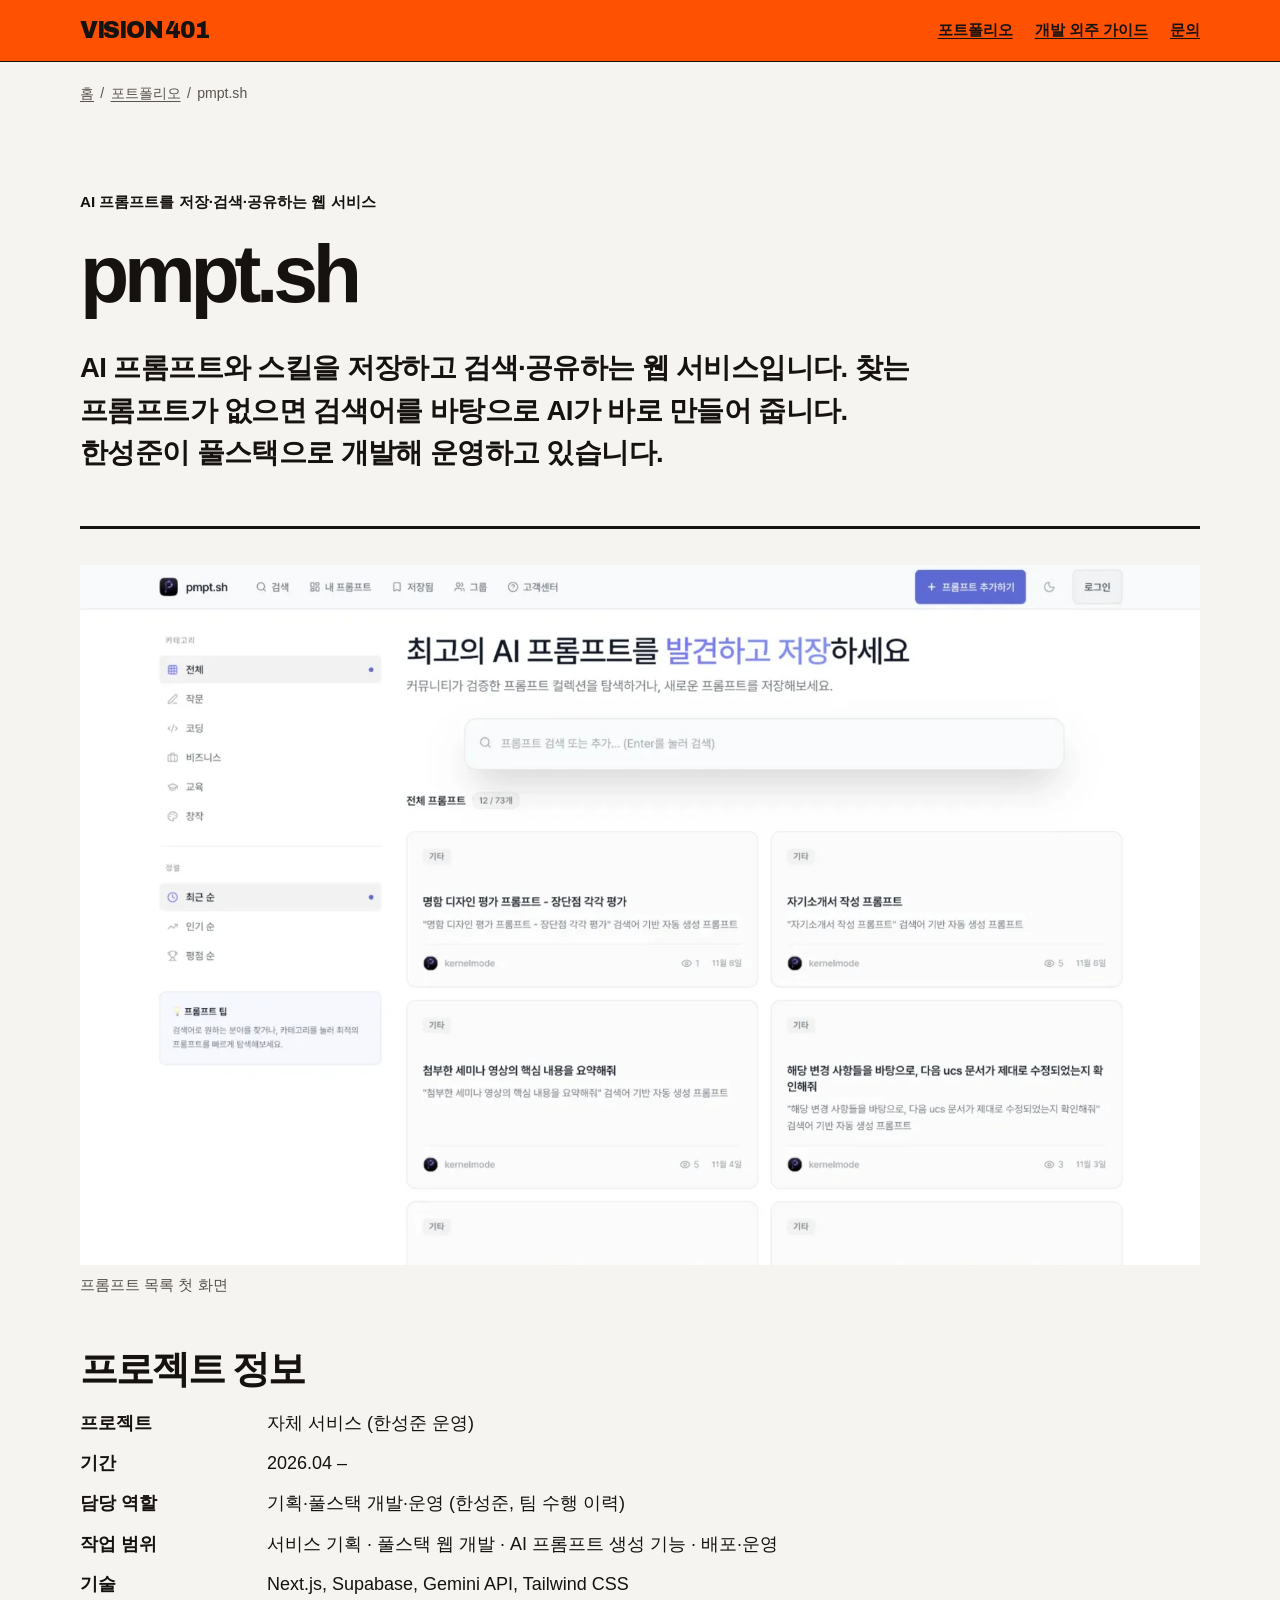
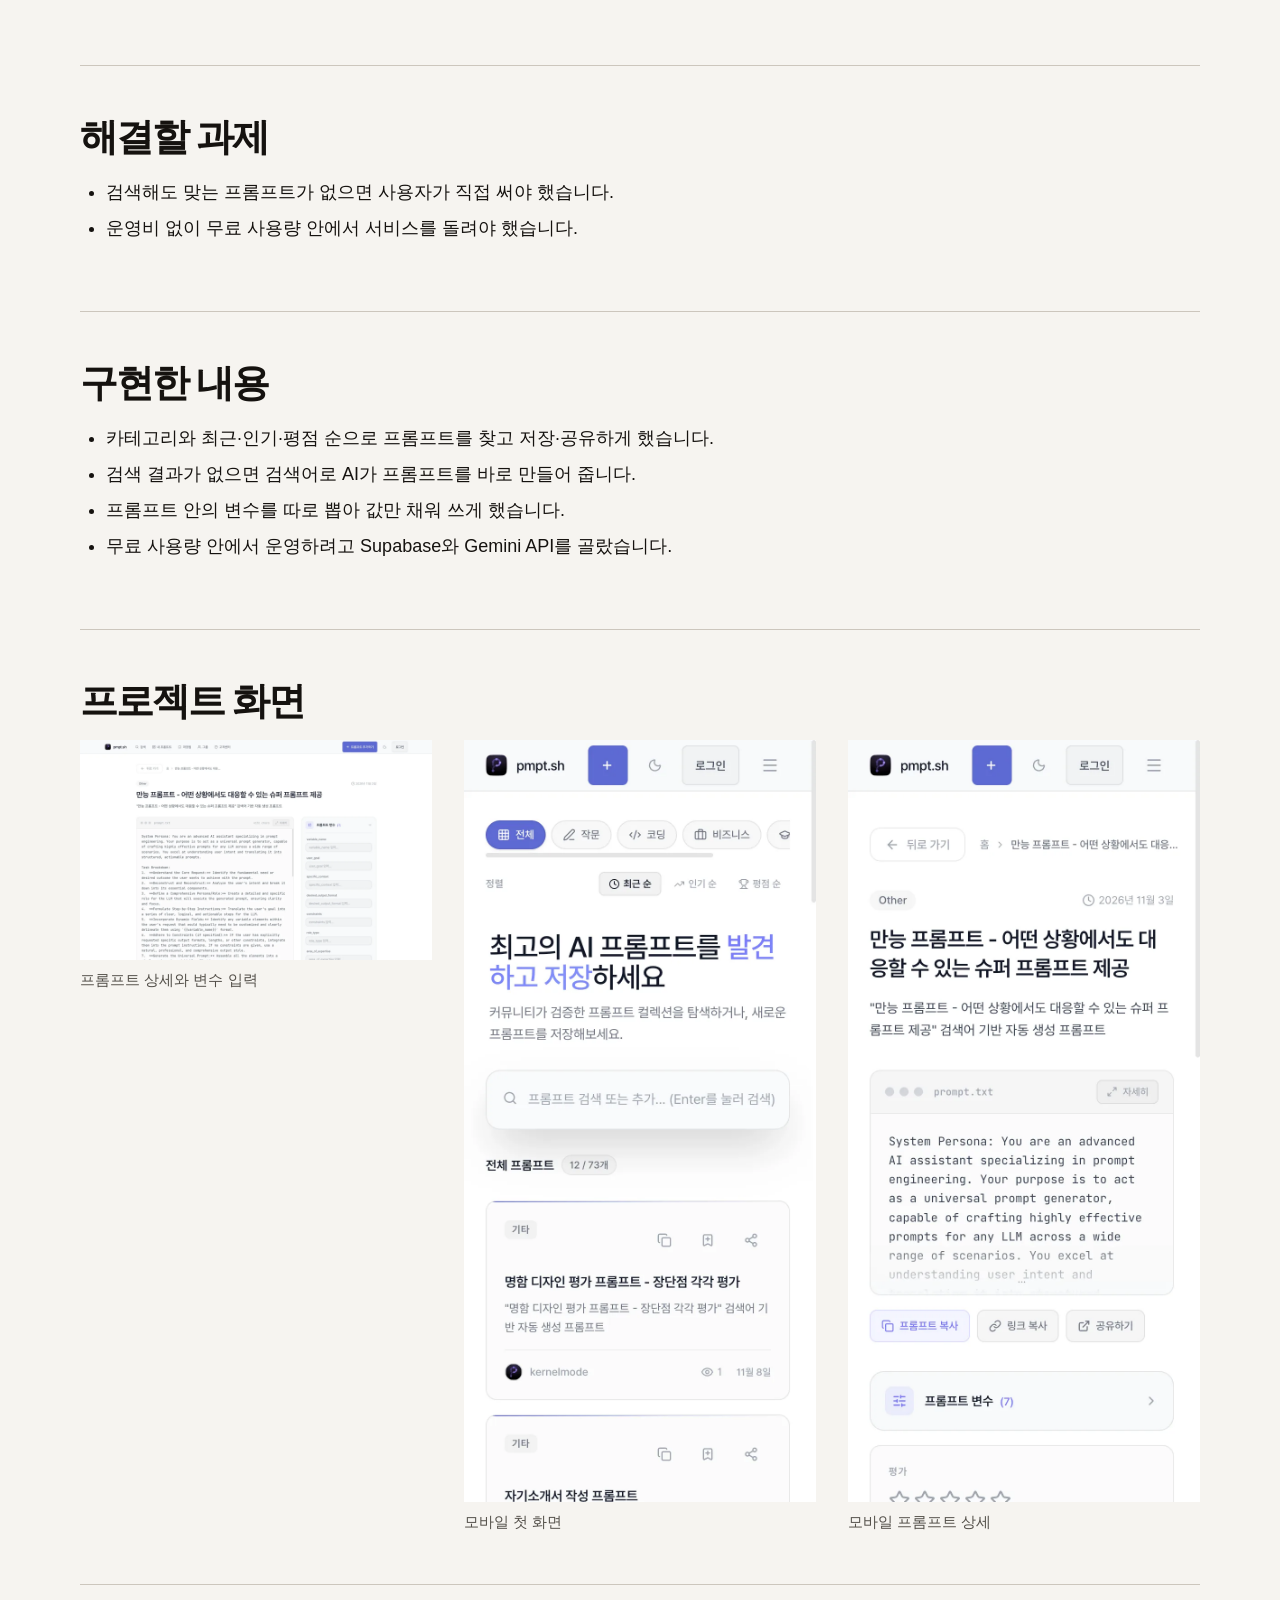
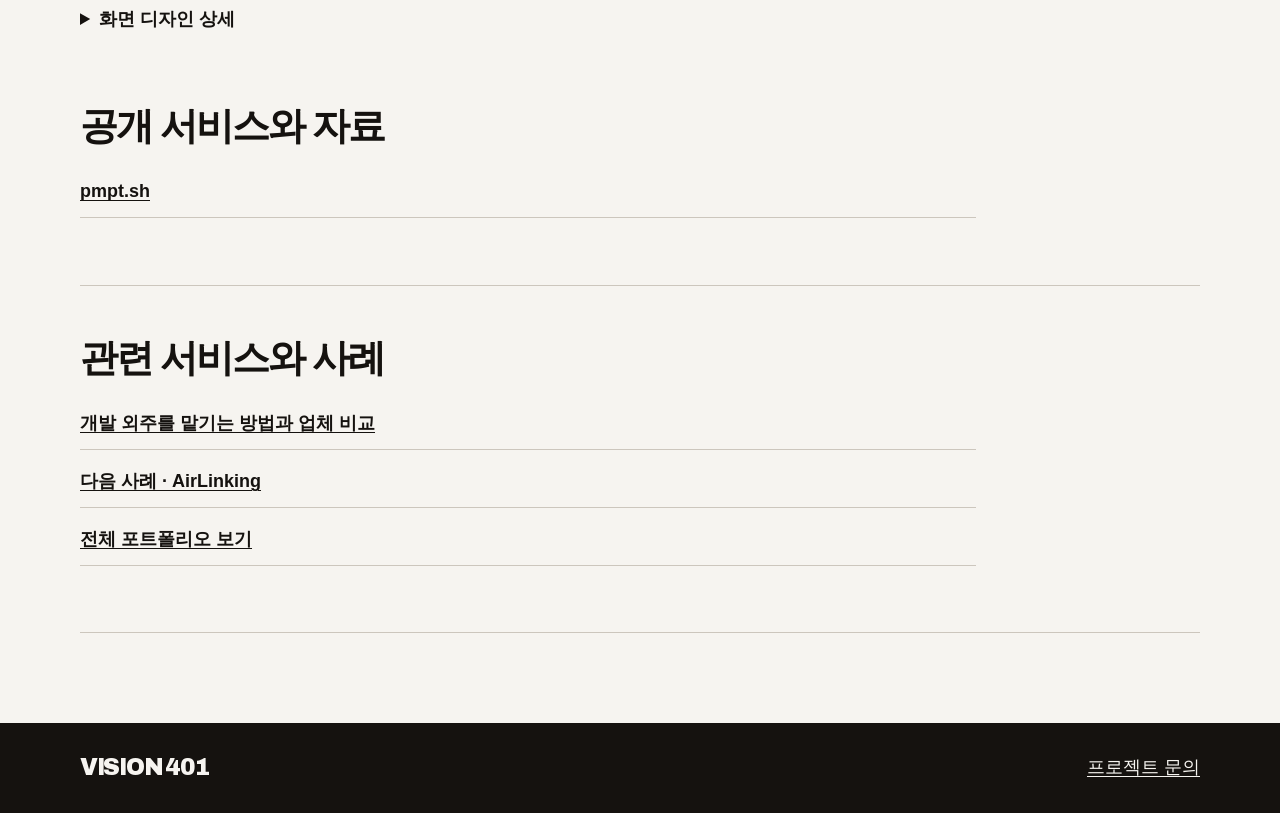
<file: work/pmpt/index.html>
<!doctype html>
<html lang="ko">
<head>
<meta charset="utf-8">
<meta name="viewport" content="width=device-width,initial-scale=1">
<title>pmpt.sh · AI 프롬프트를 저장·검색·공유하는 웹 서비스 | 비전401</title>
<meta name="description" content="AI 프롬프트와 스킬을 저장하고 검색·공유하는 웹 서비스입니다. 찾는 프롬프트가 없으면 검색어를 바탕으로 AI가 바로 만들어 줍니다. 한성준이 풀스택으로 개발해 운영하고 있습니다.">
<link rel="canonical" href="https://vision401.com/work/pmpt/">
<link rel="icon" href="/favicon.ico">
<meta property="og:type" content="article">
<meta property="og:locale" content="ko_KR">
<meta property="og:site_name" content="비전401 (Vision401)">
<meta property="og:title" content="pmpt.sh · AI 프롬프트를 저장·검색·공유하는 웹 서비스 | 비전401">
<meta property="og:description" content="AI 프롬프트와 스킬을 저장하고 검색·공유하는 웹 서비스입니다. 찾는 프롬프트가 없으면 검색어를 바탕으로 AI가 바로 만들어 줍니다. 한성준이 풀스택으로 개발해 운영하고 있습니다.">
<meta property="og:url" content="https://vision401.com/work/pmpt/">
<meta property="og:image" content="https://vision401.com/work/pmpt/desktop_home.webp">
<meta name="twitter:card" content="summary_large_image">
<link rel="stylesheet" href="/assets/detail.css">
<script type="application/ld+json">{
  "@context": "https://schema.org",
  "@graph": [
    {
      "@type": "WebPage",
      "@id": "https://vision401.com/work/pmpt/#webpage",
      "url": "https://vision401.com/work/pmpt/",
      "name": "pmpt.sh · AI 프롬프트를 저장·검색·공유하는 웹 서비스 | 비전401",
      "description": "AI 프롬프트와 스킬을 저장하고 검색·공유하는 웹 서비스입니다. 찾는 프롬프트가 없으면 검색어를 바탕으로 AI가 바로 만들어 줍니다. 한성준이 풀스택으로 개발해 운영하고 있습니다.",
      "inLanguage": "ko-KR",
      "isPartOf": {
        "@id": "https://vision401.com/#website"
      },
      "breadcrumb": {
        "@id": "https://vision401.com/work/pmpt/#breadcrumb"
      },
      "publisher": {
        "@id": "https://vision401.com/#organization"
      },
      "primaryImageOfPage": "https://vision401.com/work/pmpt/desktop_home.webp"
    },
    {
      "@type": "BreadcrumbList",
      "@id": "https://vision401.com/work/pmpt/#breadcrumb",
      "itemListElement": [
        {
          "@type": "ListItem",
          "position": 1,
          "name": "비전401",
          "item": "https://vision401.com/"
        },
        {
          "@type": "ListItem",
          "position": 2,
          "name": "포트폴리오",
          "item": "https://vision401.com/#work"
        },
        {
          "@type": "ListItem",
          "position": 3,
          "name": "pmpt.sh",
          "item": "https://vision401.com/work/pmpt/"
        }
      ]
    }
  ]
}</script>
</head>
<body>
<header class="site-header"><div class="wrap">
<a class="brand" href="/">VISION 401</a>
<nav aria-label="주 메뉴"><a href="/#work">포트폴리오</a> <a href="/guide/dev-outsourcing/">개발 외주 가이드</a> <a href="/#contact">문의</a></nav>
</div></header>
<main class="wrap">
<nav class="breadcrumb" aria-label="현재 위치"><a href="/">홈</a> <span aria-hidden="true">/</span> <a href="/#work">포트폴리오</a> <span aria-hidden="true">/</span> <span aria-current="page">pmpt.sh</span></nav>
<header class="page-intro">
<p class="kicker">AI 프롬프트를 저장·검색·공유하는 웹 서비스</p>
<h1>pmpt.sh</h1>
<p class="lead">AI 프롬프트와 스킬을 저장하고 검색·공유하는 웹 서비스입니다. 찾는 프롬프트가 없으면 검색어를 바탕으로 AI가 바로 만들어 줍니다. 한성준이 풀스택으로 개발해 운영하고 있습니다.</p>
</header>
<div class="gallery case-cover"><figure class="desktop"><a href="/work/pmpt/desktop_home.webp"><img loading="eager" decoding="async" src="/work/pmpt/desktop_home.webp" width="1600" height="1000" alt="pmpt.sh · 프롬프트 목록 첫 화면"></a><figcaption>프롬프트 목록 첫 화면</figcaption></figure></div>
<section>
<h2>프로젝트 정보</h2>
<dl class="facts">
<div><dt>프로젝트</dt><dd>자체 서비스 (한성준 운영)</dd></div>
<div><dt>기간</dt><dd>2026.04 –</dd></div>
<div><dt>담당 역할</dt><dd>기획·풀스택 개발·운영 (한성준, 팀 수행 이력)</dd></div>
<div><dt>작업 범위</dt><dd>서비스 기획 · 풀스택 웹 개발 · AI 프롬프트 생성 기능 · 배포·운영</dd></div>
<div><dt>기술</dt><dd>Next.js, Supabase, Gemini API, Tailwind CSS</dd></div>
</dl>
</section>
<section>
<h2>해결할 과제</h2>
<ul>
<li>검색해도 맞는 프롬프트가 없으면 사용자가 직접 써야 했습니다.</li>
<li>운영비 없이 무료 사용량 안에서 서비스를 돌려야 했습니다.</li>
</ul>
</section>
<section>
<h2>구현한 내용</h2>
<ul>
<li>카테고리와 최근·인기·평점 순으로 프롬프트를 찾고 저장·공유하게 했습니다.</li>
<li>검색 결과가 없으면 검색어로 AI가 프롬프트를 바로 만들어 줍니다.</li>
<li>프롬프트 안의 변수를 따로 뽑아 값만 채워 쓰게 했습니다.</li>
<li>무료 사용량 안에서 운영하려고 Supabase와 Gemini API를 골랐습니다.</li>
</ul>
</section>
<section>
<h2>프로젝트 화면</h2>
<div class="gallery">
<figure class="detail"><a href="/work/pmpt/desktop_detail.webp"><img loading="lazy" decoding="async" src="/work/pmpt/desktop_detail.webp" width="1600" height="1000" alt="pmpt.sh · 프롬프트 상세와 변수 입력"></a><figcaption>프롬프트 상세와 변수 입력</figcaption></figure>
<figure class="mobile"><a href="/work/pmpt/mobile_home.webp"><img loading="lazy" decoding="async" src="/work/pmpt/mobile_home.webp" width="780" height="1688" alt="pmpt.sh · 모바일 첫 화면"></a><figcaption>모바일 첫 화면</figcaption></figure>
<figure class="mobile"><a href="/work/pmpt/mobile_detail.webp"><img loading="lazy" decoding="async" src="/work/pmpt/mobile_detail.webp" width="780" height="1688" alt="pmpt.sh · 모바일 프롬프트 상세"></a><figcaption>모바일 프롬프트 상세</figcaption></figure>
</div>
</section>
<details class="design-notes"><summary>화면 디자인 상세</summary>
<h3>글꼴</h3><h4>Pretendard Variable</h4><p>본문·제목·버튼 · 400·510·590 사용 (가변 45–920)</p><ul>
<li>한글과 라틴 글자의 폭과 굵기가 고르게 맞춰져 있어 섞어 써도 어색하지 않다</li>
<li>가변 폰트라 파일 하나로 여러 굵기(중간 굵기 포함)를 쓸 수 있다</li>
<li>작은 크기의 UI 글자에서도 획이 뭉개지지 않고 잘 읽힌다</li>
</ul>
<h4>JetBrains Mono</h4><p>프롬프트 원문 상자 (prompt.txt) · 400·510 사용 (가변 100–800)</p><ul>
<li>고정폭이라 프롬프트 원문의 줄바꿈과 들여쓰기가 그대로 보인다</li>
<li>0과 O, 1과 l처럼 헷갈리는 글자를 구분되게 그렸다</li>
<li>x높이가 높아 작은 크기에서도 읽기 쉽다</li>
</ul>
<h3>색상</h3><ul><li><span aria-hidden="true" class="swatch" style="background-color:#5e6ad2"></span> 인디고 (#5e6ad2) · 주요 버튼 (프롬프트 추가하기)·선택된 카테고리</li>
<li><span aria-hidden="true" class="swatch" style="background-color:#7170ff"></span> 라이트 인디고 (#7170ff) · 제목 강조 그라데이션 (#7170ff → #828fff → #5e6ad2)·복사 버튼 글자</li>
<li><span aria-hidden="true" class="swatch" style="background-color:#111827"></span> 잉크 (#111827) · 본문·제목 글자</li>
<li><span aria-hidden="true" class="swatch" style="background-color:#6b7280"></span> 그레이 (#6b7280) · 보조 글자</li>
<li><span aria-hidden="true" class="swatch" style="background-color:#f8f9fa"></span> 라이트 그레이 (#f8f9fa) · 패널 배경</li>
<li><span aria-hidden="true" class="swatch" style="background-color:#08090a"></span> 다크 배경 (#08090a) · 다크 모드 배경</li></ul>
</details>
<section>
<h2>공개 서비스와 자료</h2>
<ul class="related">
<li><a href="https://pmpt.sh">pmpt.sh</a></li>
</ul>
</section>
<section>
<h2>관련 서비스와 사례</h2>
<ul class="related">
<li><a href="/guide/dev-outsourcing/">개발 외주를 맡기는 방법과 업체 비교</a></li>
<li><a href="/work/airlinking/">다음 사례 · AirLinking</a></li>
<li><a href="/#work">전체 포트폴리오 보기</a></li>
</ul>
</section>
</main>
<footer class="site-footer"><div class="wrap"><a class="brand" href="/">VISION 401</a> <a href="/#contact">프로젝트 문의</a></div></footer>
</body>
</html>
</file>
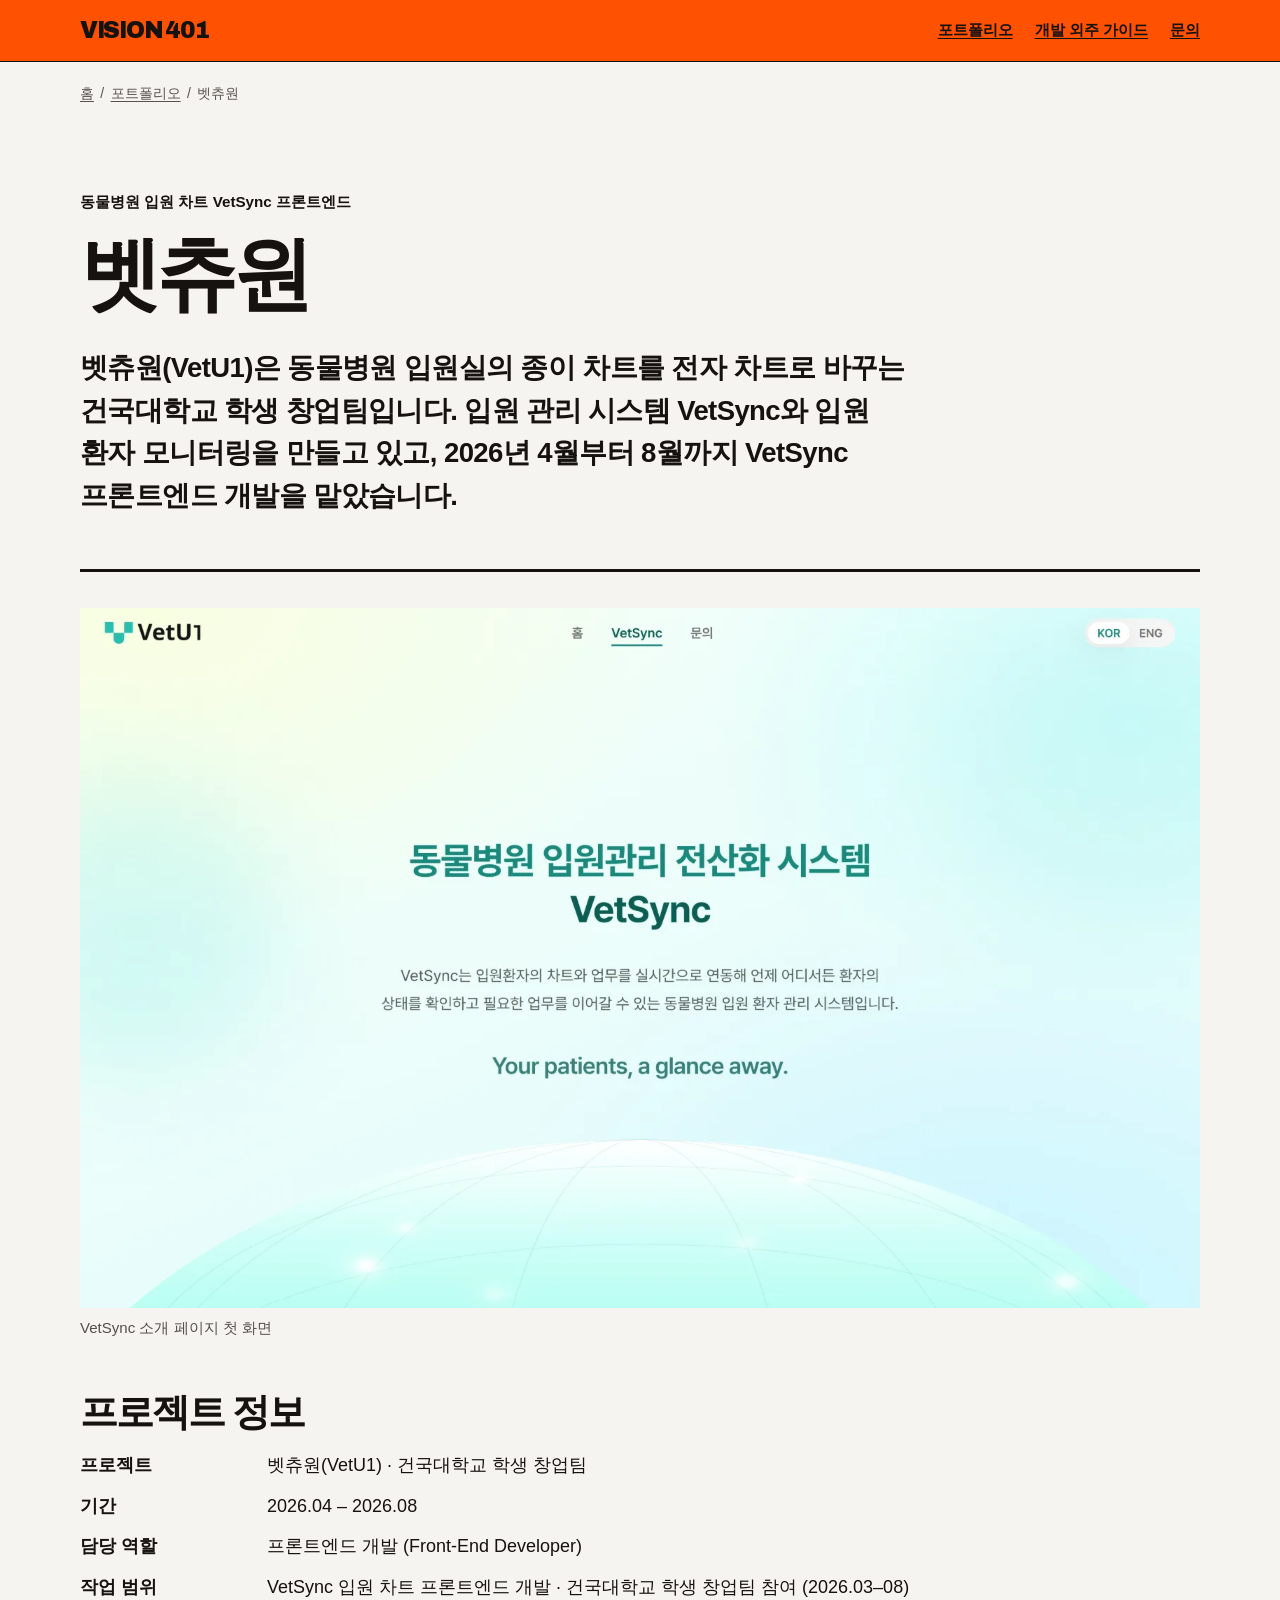
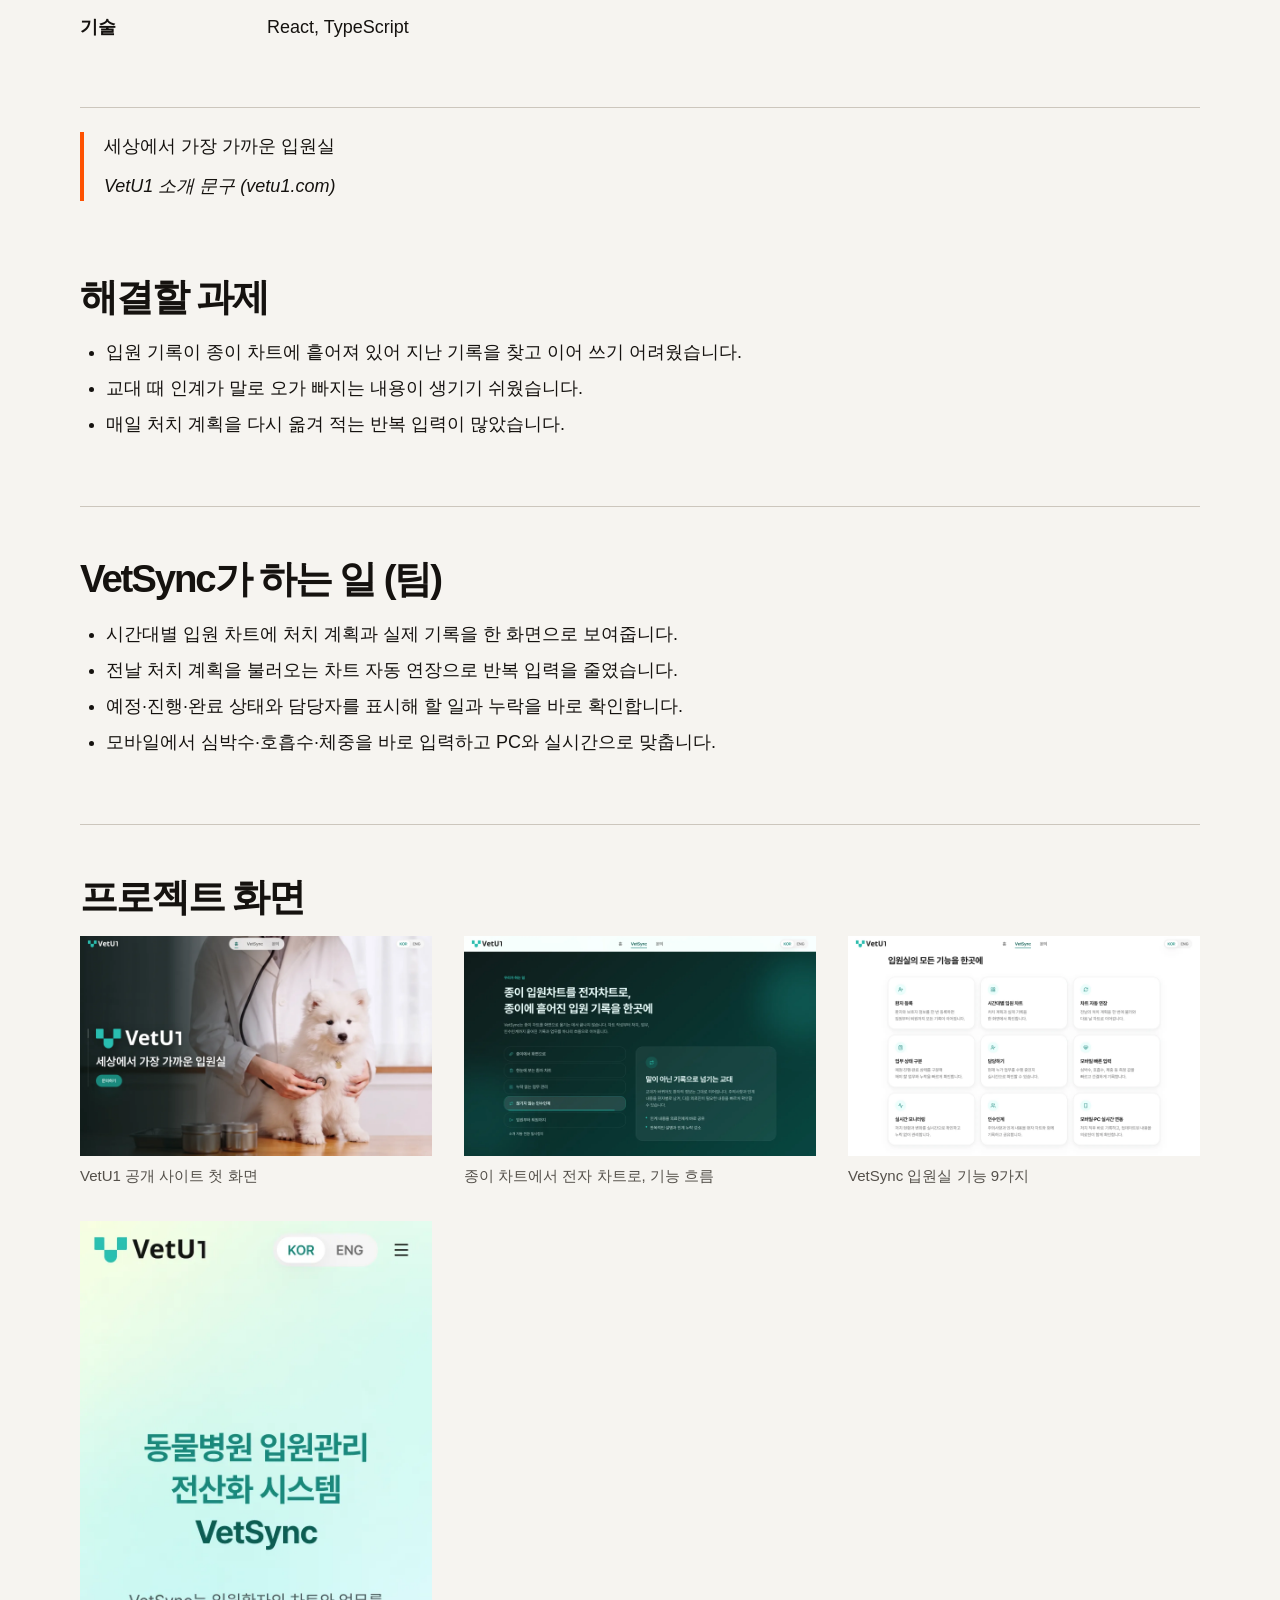
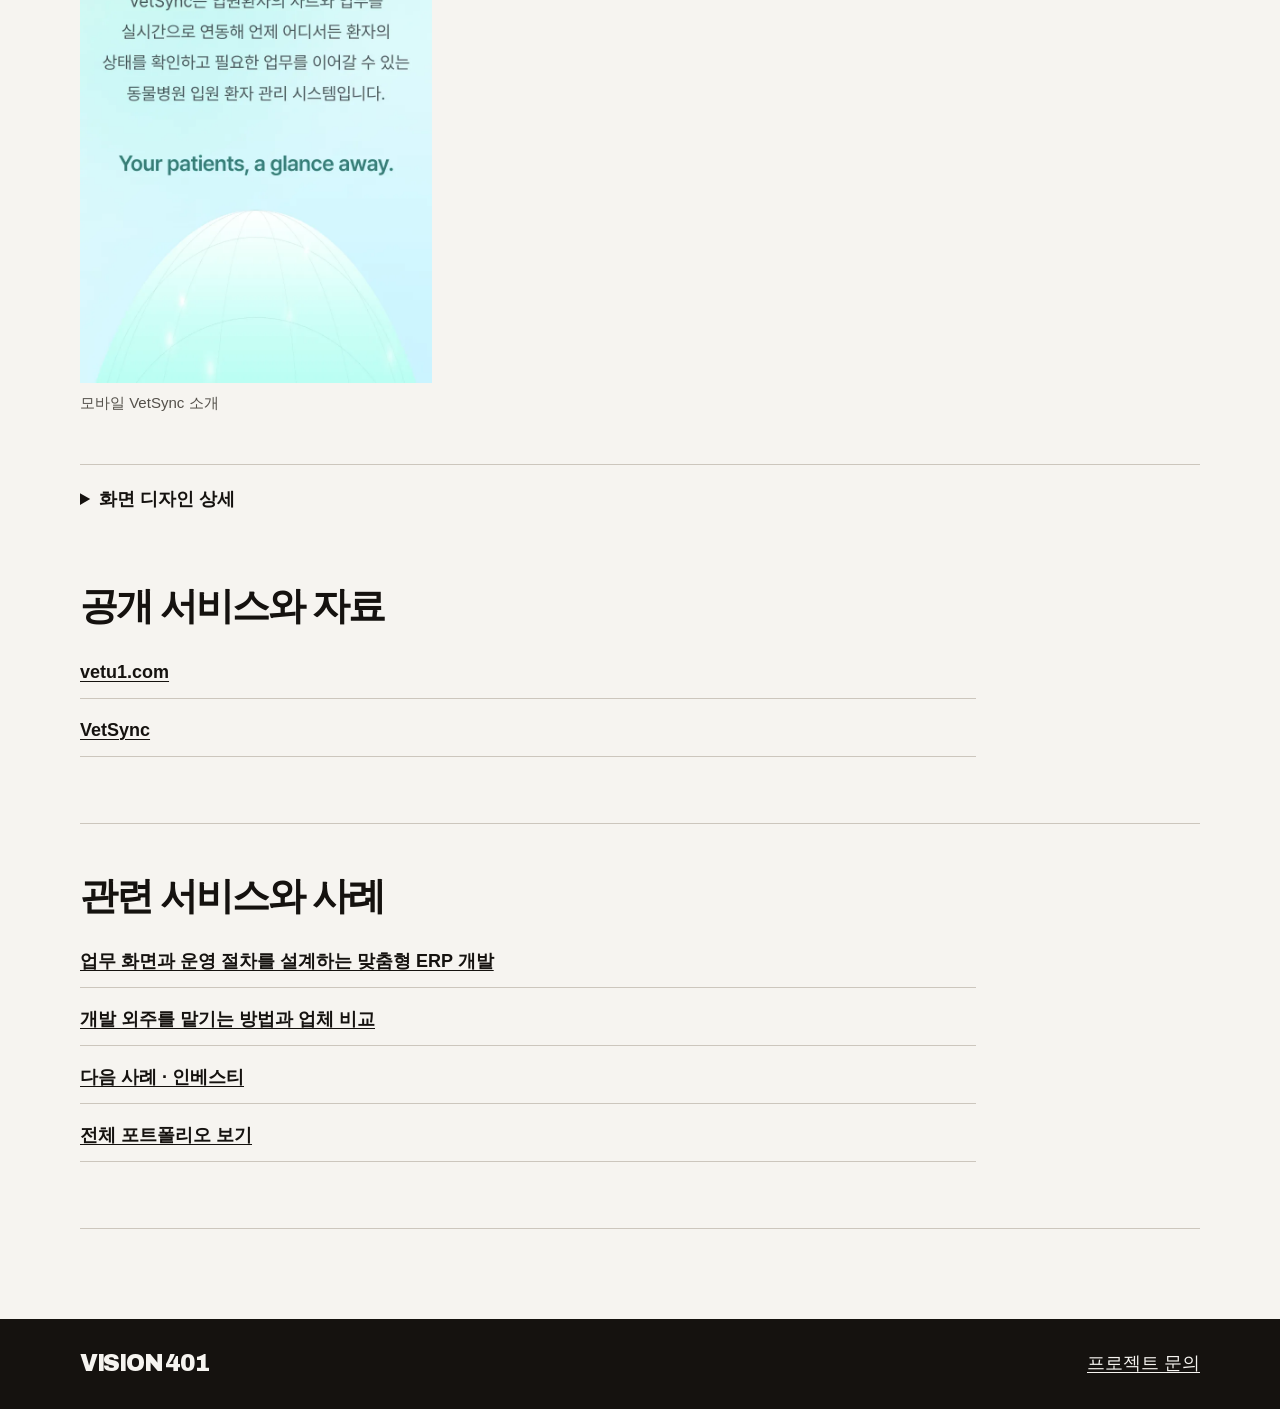
<file: work/vetu1/index.html>
<!doctype html>
<html lang="ko">
<head>
<meta charset="utf-8">
<meta name="viewport" content="width=device-width,initial-scale=1">
<title>벳츄원 · 동물병원 입원 차트 VetSync 프론트엔드 | 비전401</title>
<meta name="description" content="벳츄원(VetU1)은 동물병원 입원실의 종이 차트를 전자 차트로 바꾸는 건국대학교 학생 창업팀입니다. 입원 관리 시스템 VetSync와 입원 환자 모니터링을 만들고 있고, 2026년 4월부터 8월까지 VetSync 프론트엔드 개발을 맡았습니다.">
<link rel="canonical" href="https://vision401.com/work/vetu1/">
<link rel="icon" href="/favicon.ico">
<meta property="og:type" content="article">
<meta property="og:locale" content="ko_KR">
<meta property="og:site_name" content="비전401 (Vision401)">
<meta property="og:title" content="벳츄원 · 동물병원 입원 차트 VetSync 프론트엔드 | 비전401">
<meta property="og:description" content="벳츄원(VetU1)은 동물병원 입원실의 종이 차트를 전자 차트로 바꾸는 건국대학교 학생 창업팀입니다. 입원 관리 시스템 VetSync와 입원 환자 모니터링을 만들고 있고, 2026년 4월부터 8월까지 VetSync 프론트엔드 개발을 맡았습니다.">
<meta property="og:url" content="https://vision401.com/work/vetu1/">
<meta property="og:image" content="https://vision401.com/work/vetu1/desktop_vetsync.webp">
<meta name="twitter:card" content="summary_large_image">
<link rel="stylesheet" href="/assets/detail.css">
<script type="application/ld+json">{
  "@context": "https://schema.org",
  "@graph": [
    {
      "@type": "WebPage",
      "@id": "https://vision401.com/work/vetu1/#webpage",
      "url": "https://vision401.com/work/vetu1/",
      "name": "벳츄원 · 동물병원 입원 차트 VetSync 프론트엔드 | 비전401",
      "description": "벳츄원(VetU1)은 동물병원 입원실의 종이 차트를 전자 차트로 바꾸는 건국대학교 학생 창업팀입니다. 입원 관리 시스템 VetSync와 입원 환자 모니터링을 만들고 있고, 2026년 4월부터 8월까지 VetSync 프론트엔드 개발을 맡았습니다.",
      "inLanguage": "ko-KR",
      "isPartOf": {
        "@id": "https://vision401.com/#website"
      },
      "breadcrumb": {
        "@id": "https://vision401.com/work/vetu1/#breadcrumb"
      },
      "publisher": {
        "@id": "https://vision401.com/#organization"
      },
      "primaryImageOfPage": "https://vision401.com/work/vetu1/desktop_vetsync.webp"
    },
    {
      "@type": "BreadcrumbList",
      "@id": "https://vision401.com/work/vetu1/#breadcrumb",
      "itemListElement": [
        {
          "@type": "ListItem",
          "position": 1,
          "name": "비전401",
          "item": "https://vision401.com/"
        },
        {
          "@type": "ListItem",
          "position": 2,
          "name": "포트폴리오",
          "item": "https://vision401.com/#work"
        },
        {
          "@type": "ListItem",
          "position": 3,
          "name": "벳츄원",
          "item": "https://vision401.com/work/vetu1/"
        }
      ]
    }
  ]
}</script>
</head>
<body>
<header class="site-header"><div class="wrap">
<a class="brand" href="/">VISION 401</a>
<nav aria-label="주 메뉴"><a href="/#work">포트폴리오</a> <a href="/guide/dev-outsourcing/">개발 외주 가이드</a> <a href="/#contact">문의</a></nav>
</div></header>
<main class="wrap">
<nav class="breadcrumb" aria-label="현재 위치"><a href="/">홈</a> <span aria-hidden="true">/</span> <a href="/#work">포트폴리오</a> <span aria-hidden="true">/</span> <span aria-current="page">벳츄원</span></nav>
<header class="page-intro">
<p class="kicker">동물병원 입원 차트 VetSync 프론트엔드</p>
<h1>벳츄원</h1>
<p class="lead">벳츄원(VetU1)은 동물병원 입원실의 종이 차트를 전자 차트로 바꾸는 건국대학교 학생 창업팀입니다. 입원 관리 시스템 VetSync와 입원 환자 모니터링을 만들고 있고, 2026년 4월부터 8월까지 VetSync 프론트엔드 개발을 맡았습니다.</p>
</header>
<div class="gallery case-cover"><figure class="desktop"><a href="/work/vetu1/desktop_vetsync.webp"><img loading="eager" decoding="async" src="/work/vetu1/desktop_vetsync.webp" width="1600" height="1000" alt="벳츄원 · VetSync 소개 페이지 첫 화면"></a><figcaption>VetSync 소개 페이지 첫 화면</figcaption></figure></div>
<section>
<h2>프로젝트 정보</h2>
<dl class="facts">
<div><dt>프로젝트</dt><dd>벳츄원(VetU1) · 건국대학교 학생 창업팀</dd></div>
<div><dt>기간</dt><dd>2026.04 – 2026.08</dd></div>
<div><dt>담당 역할</dt><dd>프론트엔드 개발 (Front-End Developer)</dd></div>
<div><dt>작업 범위</dt><dd>VetSync 입원 차트 프론트엔드 개발 · 건국대학교 학생 창업팀 참여 (2026.03–08)</dd></div>
<div><dt>기술</dt><dd>React, TypeScript</dd></div>
</dl>
</section>
<blockquote><p>세상에서 가장 가까운 입원실</p><cite>VetU1 소개 문구 (vetu1.com)</cite></blockquote>
<section>
<h2>해결할 과제</h2>
<ul>
<li>입원 기록이 종이 차트에 흩어져 있어 지난 기록을 찾고 이어 쓰기 어려웠습니다.</li>
<li>교대 때 인계가 말로 오가 빠지는 내용이 생기기 쉬웠습니다.</li>
<li>매일 처치 계획을 다시 옮겨 적는 반복 입력이 많았습니다.</li>
</ul>
</section>
<section>
<h2>VetSync가 하는 일 (팀)</h2>
<ul>
<li>시간대별 입원 차트에 처치 계획과 실제 기록을 한 화면으로 보여줍니다.</li>
<li>전날 처치 계획을 불러오는 차트 자동 연장으로 반복 입력을 줄였습니다.</li>
<li>예정·진행·완료 상태와 담당자를 표시해 할 일과 누락을 바로 확인합니다.</li>
<li>모바일에서 심박수·호흡수·체중을 바로 입력하고 PC와 실시간으로 맞춥니다.</li>
</ul>
</section>
<section>
<h2>프로젝트 화면</h2>
<div class="gallery">
<figure class="desktop"><a href="/work/vetu1/desktop_home.webp"><img loading="lazy" decoding="async" src="/work/vetu1/desktop_home.webp" width="1600" height="1000" alt="벳츄원 · VetU1 공개 사이트 첫 화면"></a><figcaption>VetU1 공개 사이트 첫 화면</figcaption></figure>
<figure class="desktop"><a href="/work/vetu1/desktop_vetsync_flow.webp"><img loading="lazy" decoding="async" src="/work/vetu1/desktop_vetsync_flow.webp" width="1600" height="1000" alt="벳츄원 · 종이 차트에서 전자 차트로, 기능 흐름"></a><figcaption>종이 차트에서 전자 차트로, 기능 흐름</figcaption></figure>
<figure class="detail"><a href="/work/vetu1/desktop_vetsync_features.webp"><img loading="lazy" decoding="async" src="/work/vetu1/desktop_vetsync_features.webp" width="1600" height="1000" alt="벳츄원 · VetSync 입원실 기능 9가지"></a><figcaption>VetSync 입원실 기능 9가지</figcaption></figure>
<figure class="mobile"><a href="/work/vetu1/mobile_vetsync.webp"><img loading="lazy" decoding="async" src="/work/vetu1/mobile_vetsync.webp" width="780" height="1688" alt="벳츄원 · 모바일 VetSync 소개"></a><figcaption>모바일 VetSync 소개</figcaption></figure>
</div>
</section>
<details class="design-notes"><summary>화면 디자인 상세</summary>
<h3>글꼴</h3><h4>Pretendard Variable</h4><p>vetu1.com 본문·제목 · 400–700 (본문 400, 제목 700)</p><ul>
<li>한글은 본고딕, 라틴은 Inter를 바탕으로 맞춰 &#x27;VetSync&#x27;처럼 영문이 섞인 제목도 굵기와 높이가 맞습니다.</li>
<li>가변 폰트(45–920) 한 파일로 400 본문과 700 제목을 함께 씁니다.</li>
<li>dynamic subset으로 화면에 쓰인 글자 조각만 내려받아 첫 화면이 가볍습니다.</li>
</ul>
<h3>색상</h3><ul><li><span aria-hidden="true" class="swatch" style="background-color:#00897E"></span> 틸 (#00897E) · 주 색, 버튼·강조)</li>
<li><span aria-hidden="true" class="swatch" style="background-color:#02BFB1"></span> 밝은 틸 (#02BFB1) · 강조</li>
<li><span aria-hidden="true" class="swatch" style="background-color:#015E56"></span> 딥 틸 (#015E56) · 진한 강조</li>
<li><span aria-hidden="true" class="swatch" style="background-color:#ECFDFC"></span> 민트 (#ECFDFC) · 연한 배경</li>
<li><span aria-hidden="true" class="swatch" style="background-color:#131313"></span> 본문 검정 (#131313) · 본문 글자</li>
<li><span aria-hidden="true" class="swatch" style="background-color:#6C6C6C"></span> 회색 (#6C6C6C) · 보조 글</li>
<li><span aria-hidden="true" class="swatch" style="background-color:#0D1817"></span> 잉크 (#0D1817) · 어두운 섹션 배경</li>
<li><span aria-hidden="true" class="swatch" style="background-color:#F8F8F8"></span> 연회색 (#F8F8F8) · 회색 면</li></ul>
</details>
<section>
<h2>공개 서비스와 자료</h2>
<ul class="related">
<li><a href="https://www.vetu1.com/">vetu1.com</a></li>
<li><a href="https://www.vetu1.com/vetsync">VetSync</a></li>
</ul>
</section>
<section>
<h2>관련 서비스와 사례</h2>
<ul class="related">
<li><a href="/services/erp-development/">업무 화면과 운영 절차를 설계하는 맞춤형 ERP 개발</a></li>
<li><a href="/guide/dev-outsourcing/">개발 외주를 맡기는 방법과 업체 비교</a></li>
<li><a href="/work/investy/">다음 사례 · 인베스티</a></li>
<li><a href="/#work">전체 포트폴리오 보기</a></li>
</ul>
</section>
</main>
<footer class="site-footer"><div class="wrap"><a class="brand" href="/">VISION 401</a> <a href="/#contact">프로젝트 문의</a></div></footer>
</body>
</html>
</file>
<file: assets/detail.css>
@font-face {
  font-family: Archivo;
  src: url("/fonts/archivo-latin.woff2") format("woff2");
  font-weight: 100 900;
  font-display: swap;
}

:root {
  --paper: #f6f4f0;
  --ink: #15120f;
  --orange: #fe5101;
  --rule: #ccc6bd;
  color: var(--ink);
  background: var(--paper);
  font-family: "Pretendard Variable", Pretendard, -apple-system, BlinkMacSystemFont, "Apple SD Gothic Neo", "Malgun Gothic", sans-serif;
  -webkit-text-size-adjust: 100%;
}

*, *::before, *::after { box-sizing: border-box; }
body { margin: 0; word-break: keep-all; overflow-wrap: anywhere; font-size: 1.125rem; line-height: 1.65; }
.wrap { width: min(1120px, calc(100% - clamp(40px, 9vw, 120px))); margin-inline: auto; }
a { color: inherit; text-decoration-thickness: .07em; text-underline-offset: .18em; }
a:hover { text-decoration-thickness: .14em; }
:focus-visible { outline: 3px solid currentColor; outline-offset: 4px; }
.site-header { background: var(--orange); border-bottom: 1px solid var(--ink); }
.site-header .wrap, .site-footer .wrap { display: flex; justify-content: space-between; align-items: center; flex-wrap: wrap; gap: 12px 28px; padding-block: 18px; }
.site-header nav, .site-footer nav { display: flex; flex-wrap: wrap; align-items: center; gap: 8px 22px; font-size: .94rem; font-weight: 700; }
.brand { font: 900 1.45rem/1 Archivo, sans-serif; letter-spacing: -.055em; text-decoration: none; }
.breadcrumb { display: flex; flex-wrap: wrap; align-items: baseline; gap: .45em; padding-block: 20px; color: #58534e; font-size: .88rem; }
.breadcrumb ol { display: flex; flex-wrap: wrap; gap: .7em; padding: 0; margin: 0; list-style: none; }
.breadcrumb li + li::before { content: "/"; margin-right: .7em; }
.page-intro { padding: clamp(20px, 5vw, 68px) 0 clamp(28px, 4vw, 56px); border-bottom: 3px solid var(--ink); }
.kicker { margin: 0 0 .75rem; font-weight: 800; font-size: .95rem; }
h1, h2, h3 { line-height: 1.2; text-wrap: pretty; }
h1 { font-size: clamp(2.55rem, 6.3vw, 6rem); letter-spacing: -.065em; margin: 0; }
h2 { font-size: clamp(1.65rem, 3vw, 2.8rem); letter-spacing: -.055em; margin: 0 0 1rem; }
h3 { font-size: clamp(1.15rem, 1.9vw, 1.6rem); letter-spacing: -.035em; margin: 1.6rem 0 .55rem; }
p { margin: .6rem 0; }
.lead { max-width: 52rem; font-size: clamp(1.2rem, 2.2vw, 1.72rem); font-weight: 600; line-height: 1.55; margin: 1.5rem 0 0; letter-spacing: -.022em; }
main { padding-bottom: clamp(48px, 7vw, 100px); }
main section { padding-block: clamp(26px, 3.8vw, 50px); border-bottom: 1px solid var(--rule); }
main section > p, main section > ul:not(.gallery), main section > ol, main dl { max-width: 56rem; }
ul, ol { padding-left: 1.45em; }
li + li { margin-top: .35em; }
dl { margin: 1rem 0; }
dt { font-weight: 750; }
dd { margin: 0 0 1.15em; }
.facts { display: grid; grid-template-columns: minmax(6rem, 10rem) minmax(0, 1fr); gap: .6em 1.5em; }
.facts > div { display: contents; }
.facts dd { margin: 0; }
.gallery { display: grid; grid-template-columns: repeat(auto-fit, minmax(min(100%, 300px), 1fr)); align-items: start; gap: clamp(16px, 2.5vw, 32px); }
figure { margin: 1rem 0; min-width: 0; }
figure img { display: block; max-width: 100%; width: auto; height: auto; margin: 0 auto; }
.gallery figure { margin: 0; }
.case-cover, .case-phones { margin-top: clamp(20px, 3vw, 36px); }
.case-cover { grid-template-columns: minmax(0, 1fr); }
.case-phones { grid-template-columns: repeat(3, minmax(0, 1fr)); }
.gallery a { display: block; }
.gallery img { background: #e9e5df; }
.case-logo img { max-width: 100%; height: auto; }
.design-notes { margin-block: 1.25rem; }
.design-notes summary { cursor: pointer; font-weight: 750; }
.swatch { display: inline-block; width: 1em; height: 1em; border: 1px solid #888; vertical-align: -.12em; }
figcaption { color: #54504a; font-size: .94rem; margin-top: .5rem; }
blockquote { margin: 1.5rem 0; padding-left: 1.25rem; border-left: 4px solid var(--orange); }
.related { padding-left: 0; list-style: none; }
.related li { padding-block: .65rem; border-bottom: 1px solid var(--rule); }
.related a { font-weight: 700; }
#contact a[href^="mailto:"] { display: inline-block; background: var(--orange); color: var(--ink); padding: .6em 1.15em; font-weight: 750; text-decoration: none; }
#contact a[href^="mailto:"]:hover { background: var(--ink); color: var(--paper); }
.site-footer { color: var(--paper); background: var(--ink); }
.site-footer .wrap { min-height: 90px; }
.site-footer a:hover { color: #ff9560; }
@media (max-width: 620px) {
  body { font-size: 1.04rem; }
  .site-header .wrap, .site-footer .wrap { gap: 12px; }
  .site-header nav, .site-footer nav { gap: 5px 12px; }
  .facts { grid-template-columns: auto; gap: 0; }
  .facts dd { margin-bottom: .8rem; }
}
</file>
